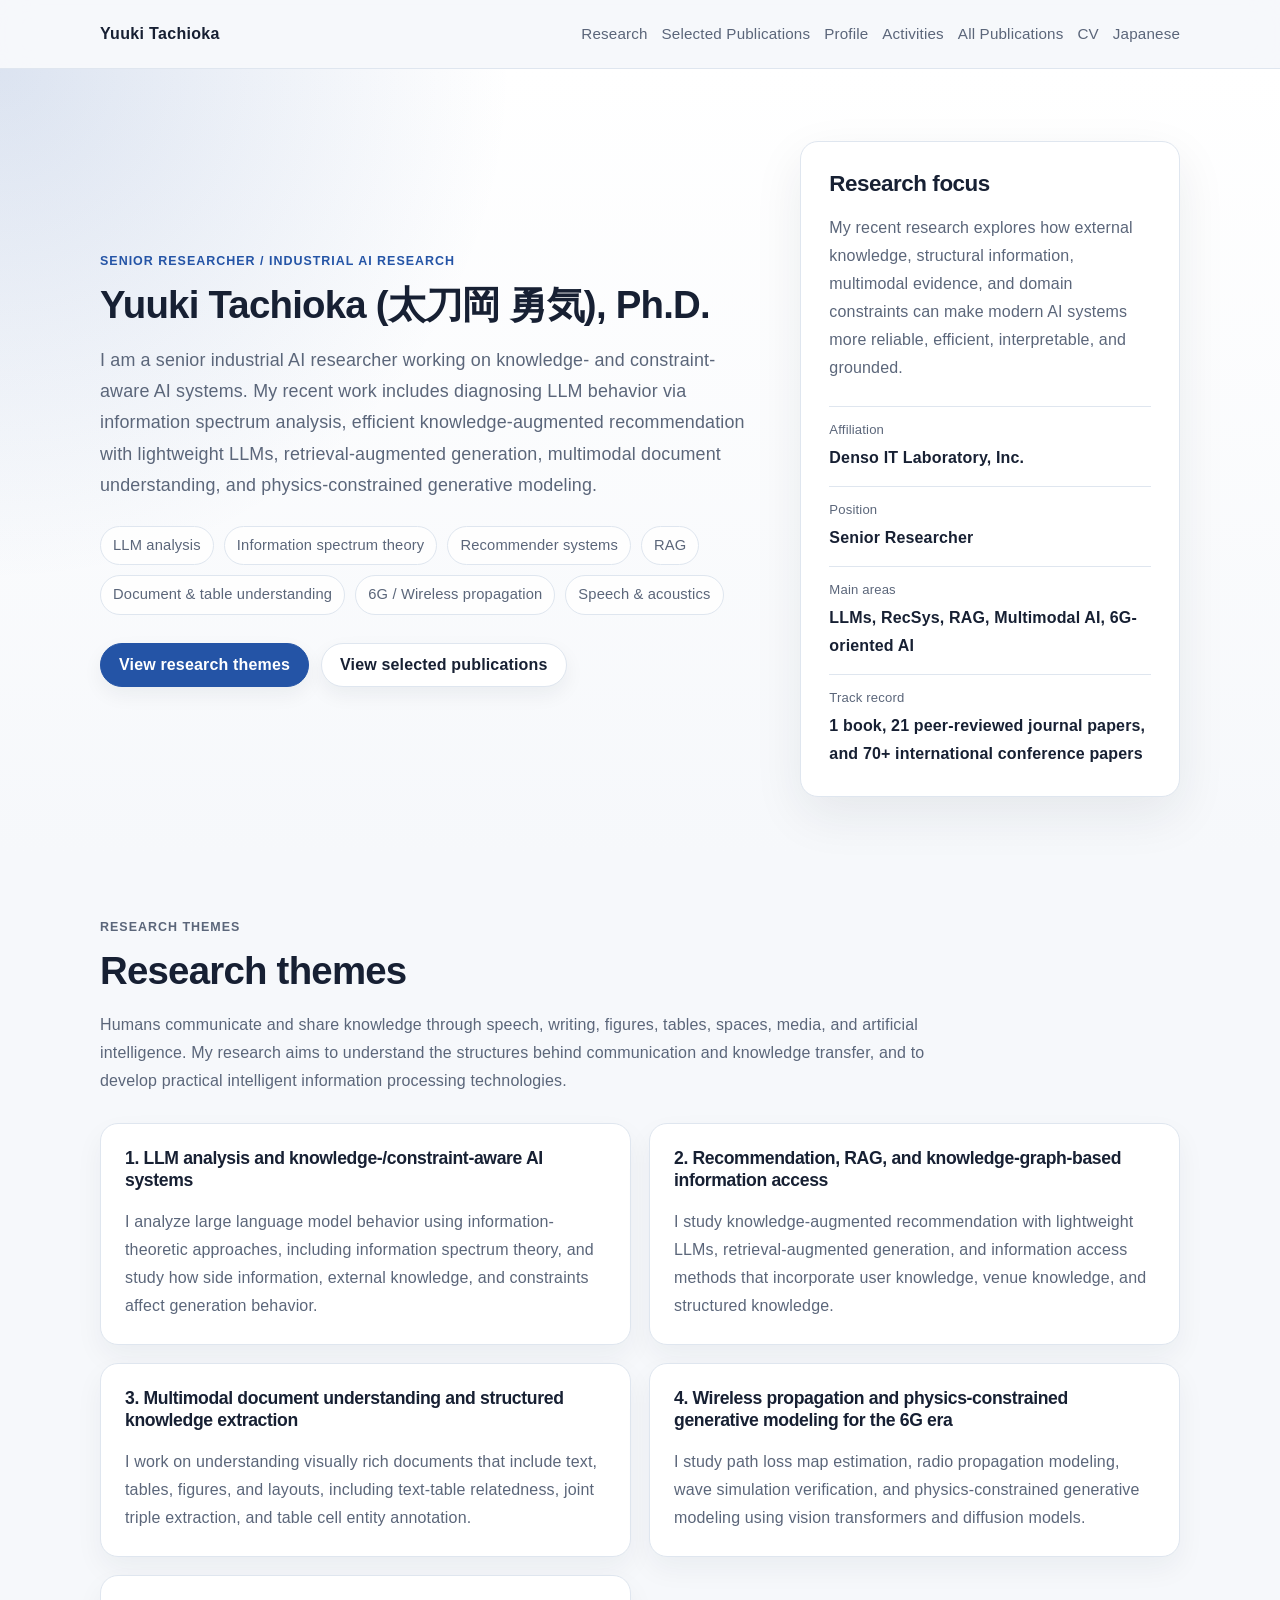
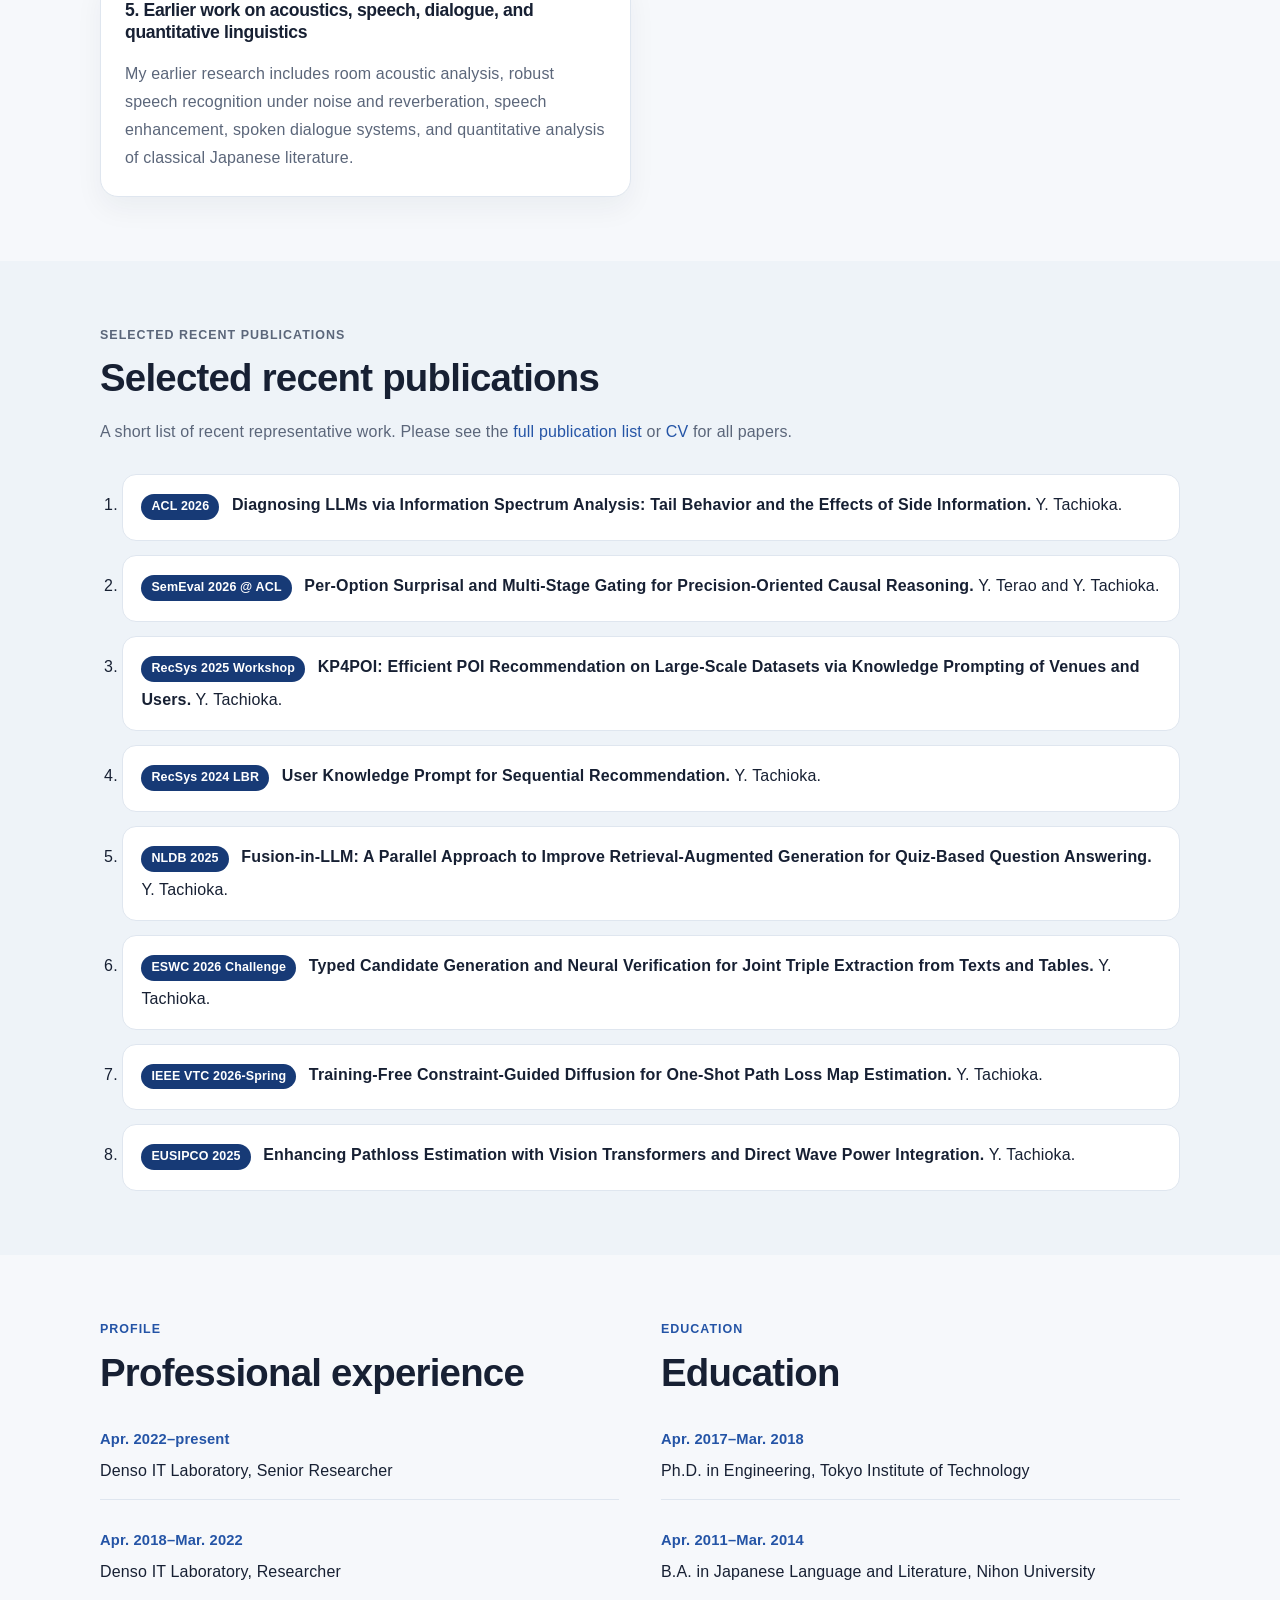
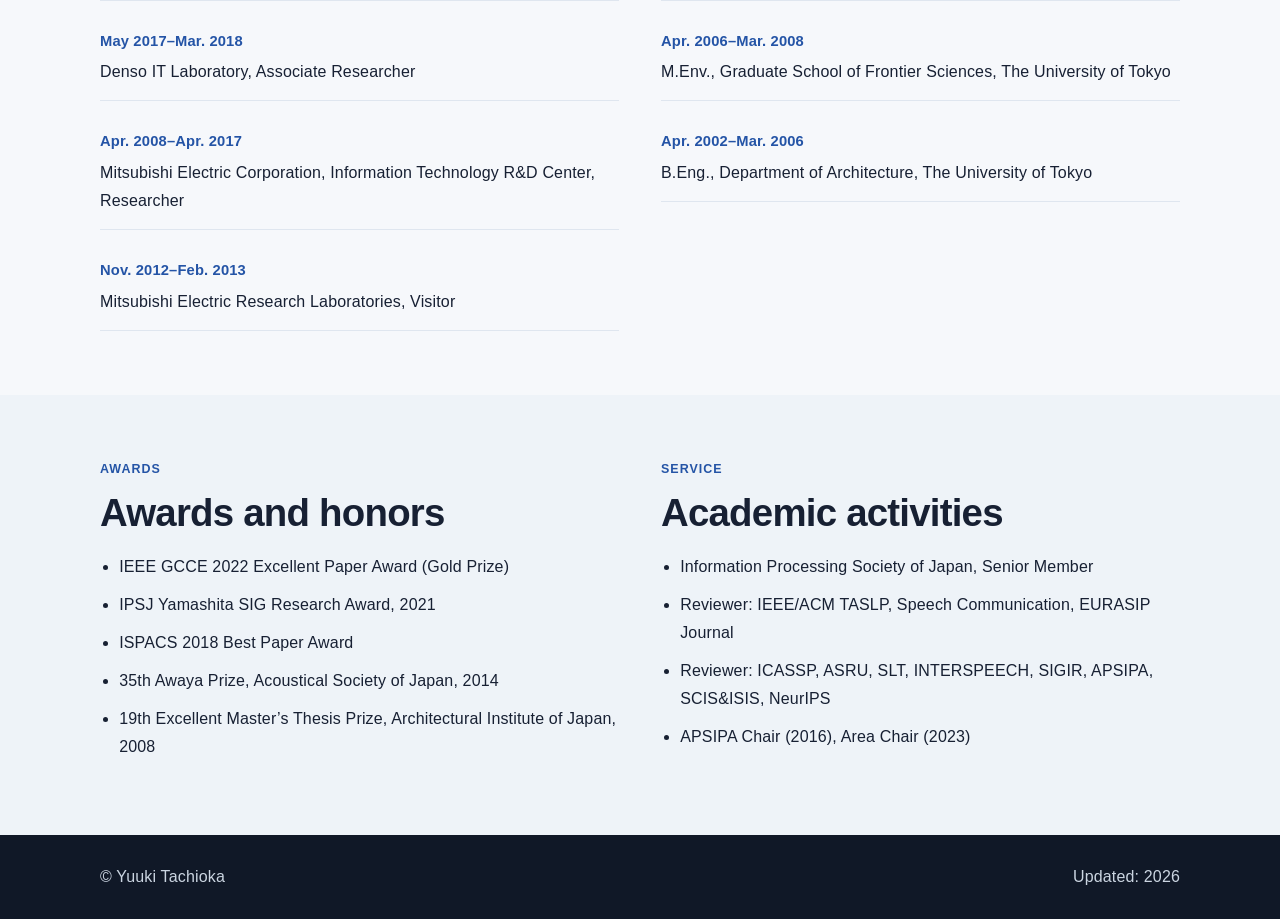
<file: index.html>
<!doctype html>
<html lang="en">
<head>
  <meta charset="utf-8">
  <meta name="viewport" content="width=device-width, initial-scale=1">
  <title>Yuuki Tachioka | Research Homepage</title>
  <meta name="description" content="Research homepage of Yuuki Tachioka. LLMs, information spectrum analysis, recommender systems, RAG, multimodal document understanding, physics-constrained AI, wireless propagation, speech and acoustics.">
  <link rel="canonical" href="https://ytachioka.github.io/index.html">
  <link rel="shortcut icon" href="icon/favicon.ico" >
  <link rel="icon" type="image/gif" href="icon/animated_favicon1.gif" >
  <link rel="stylesheet" href="yuuki_tachioka_modern.css">
  <link rel="alternate"
        hreflang="en"
        href="index.html">
  <link rel="alternate"
        hreflang="ja"
        href="index_jp.html">
  <link rel="alternate"
        hreflang="x-default"
        href="index.html">
</head>

<body>
  <header class="site-header">
    <div class="container header-inner">
      <a class="site-title" href="#top">Yuuki Tachioka</a>
      <nav class="nav" aria-label="Main navigation">
        <a href="#research">Research</a>
        <a href="#publications">Selected Publications</a>
        <a href="#profile">Profile</a>
        <a href="#activities">Activities</a>
        <a href="pub_en.html">All Publications</a>
        <a href="cv.pdf">CV</a>
        <a href="index_jp.html">Japanese</a>
      </nav>
    </div>
  </header>

  <main id="top">
    <section class="hero">
      <div class="container hero-grid">
        <div>
          <p class="eyebrow">Senior Researcher / Industrial AI Research</p>
          <h2>Yuuki Tachioka (太刀岡 勇気), Ph.D.</h2>
          <p class="lead">
I am a senior industrial AI researcher working on knowledge- and constraint-aware AI systems. My recent work includes diagnosing LLM behavior via information spectrum analysis, efficient knowledge-augmented recommendation with lightweight LLMs, retrieval-augmented generation, multimodal document understanding, and physics-constrained generative modeling.
          </p>
          <div class="tag-list" aria-label="research keywords">
            <span>LLM analysis</span>
            <span>Information spectrum theory</span>
            <span>Recommender systems</span>
            <span>RAG</span>
            <span>Document &amp; table understanding</span>
            <span>6G / Wireless propagation</span>
            <span>Speech &amp; acoustics</span>
          </div>
          <div class="hero-actions">
            <a class="button primary" href="#research">View research themes</a>
            <a class="button" href="#publications">View selected publications</a>
          </div>
        </div>
        <aside class="profile-card" aria-label="profile summary">
          <h2>Research focus</h2>
          <p>
            My recent research explores how external knowledge, structural information, multimodal evidence,
            and domain constraints can make modern AI systems more reliable, efficient, interpretable, and grounded.
          </p>
          <dl>
            <div><dt>Affiliation</dt><dd>Denso IT Laboratory, Inc.</dd></div>
            <div><dt>Position</dt><dd>Senior Researcher</dd></div>
            <div><dt>Main areas</dt><dd>LLMs, RecSys, RAG, Multimodal AI, 6G-oriented AI</dd></div>
            <div><dt>Track record</dt><dd>1 book, 21 peer-reviewed journal papers, and 70+ international conference papers</dd></div>
          </dl>
        </aside>
      </div>
    </section>

    <section id="research" class="section">
      <div class="container">
        <div class="section-heading">
          <p class="eyebrow">Research Themes</p>
          <h2>Research themes</h2>
          <p>
            Humans communicate and share knowledge through speech, writing, figures, tables, spaces, media,
            and artificial intelligence. My research aims to understand the structures behind communication
            and knowledge transfer, and to develop practical intelligent information processing technologies.
          </p>
        </div>

        <div class="cards">
          <article class="card">
            <h3>1. LLM analysis and knowledge-/constraint-aware AI systems</h3>
            <p>
              I analyze large language model behavior using information-theoretic approaches, including
              information spectrum theory, and study how side information, external knowledge, and constraints
              affect generation behavior.
            </p>
          </article>

          <article class="card">
            <h3>2. Recommendation, RAG, and knowledge-graph-based information access</h3>
            <p>
              I study knowledge-augmented recommendation with lightweight LLMs, retrieval-augmented generation,
              and information access methods that incorporate user knowledge, venue knowledge, and structured knowledge.
            </p>
          </article>

          <article class="card">
            <h3>3. Multimodal document understanding and structured knowledge extraction</h3>
            <p>
              I work on understanding visually rich documents that include text, tables, figures, and layouts,
              including text-table relatedness, joint triple extraction, and table cell entity annotation.
            </p>
          </article>

          <article class="card">
            <h3>4. Wireless propagation and physics-constrained generative modeling for the 6G era</h3>
            <p>
              I study path loss map estimation, radio propagation modeling, wave simulation verification,
              and physics-constrained generative modeling using vision transformers and diffusion models.
            </p>
          </article>

          <article class="card">
            <h3>5. Earlier work on acoustics, speech, dialogue, and quantitative linguistics</h3>
            <p>
              My earlier research includes room acoustic analysis, robust speech recognition under noise and reverberation,
              speech enhancement, spoken dialogue systems, and quantitative analysis of classical Japanese literature.
            </p>
          </article>
        </div>
      </div>
    </section>

    <section id="publications" class="section alt">
      <div class="container">
        <div class="section-heading">
          <p class="eyebrow">Selected Recent Publications</p>
          <h2>Selected recent publications</h2>
          <p>
            A short list of recent representative work. Please see the <a href="pub_en.html"> full publication list </a> or <a href="cv.pdf"> CV </a> for all papers.
          </p>
        </div>

        <ol class="pub-list">
          <li>
            <span class="venue">ACL 2026</span>
            <strong>Diagnosing LLMs via Information Spectrum Analysis: Tail Behavior and the Effects of Side Information.</strong>
            Y. Tachioka.
          </li>
          <li>
            <span class="venue">SemEval 2026 @ ACL</span>
            <strong>Per-Option Surprisal and Multi-Stage Gating for Precision-Oriented Causal Reasoning.</strong>
            Y. Terao and Y. Tachioka.
          </li>
          <li>
            <span class="venue">RecSys 2025 Workshop</span>
            <strong>KP4POI: Efficient POI Recommendation on Large-Scale Datasets via Knowledge Prompting of Venues and Users.</strong>
            Y. Tachioka.
          </li>
          <li>
            <span class="venue">RecSys 2024 LBR</span>
            <strong>User Knowledge Prompt for Sequential Recommendation.</strong>
            Y. Tachioka.
          </li>
          <li>
            <span class="venue">NLDB 2025</span>
            <strong>Fusion-in-LLM: A Parallel Approach to Improve Retrieval-Augmented Generation for Quiz-Based Question Answering.</strong>
            Y. Tachioka.
          </li>
          <li>
            <span class="venue">ESWC 2026 Challenge</span>
            <strong>Typed Candidate Generation and Neural Verification for Joint Triple Extraction from Texts and Tables.</strong>
            Y. Tachioka.
          </li>
          <li>
            <span class="venue">IEEE VTC 2026-Spring</span>
            <strong>Training-Free Constraint-Guided Diffusion for One-Shot Path Loss Map Estimation.</strong>
            Y. Tachioka.
          </li>
          <li>
            <span class="venue">EUSIPCO 2025</span>
            <strong>Enhancing Pathloss Estimation with Vision Transformers and Direct Wave Power Integration.</strong>
            Y. Tachioka.
          </li>
        </ol>
      </div>
    </section>

    <section id="profile" class="section">
      <div class="container two-column">
        <div>
          <p class="eyebrow">Profile</p>
          <h2>Professional experience</h2>
          <div class="timeline">
            <div>
              <span>Apr. 2022–present</span>
              <p>Denso IT Laboratory, Senior Researcher</p>
            </div>
            <div>
              <span>Apr. 2018–Mar. 2022</span>
              <p>Denso IT Laboratory, Researcher</p>
            </div>
            <div>
              <span>May 2017–Mar. 2018</span>
              <p>Denso IT Laboratory, Associate Researcher</p>
            </div>
            <div>
              <span>Apr. 2008–Apr. 2017</span>
              <p>Mitsubishi Electric Corporation, Information Technology R&amp;D Center, Researcher</p>
            </div>
            <div>
              <span>Nov. 2012–Feb. 2013</span>
              <p>Mitsubishi Electric Research Laboratories, Visitor</p>
            </div>
          </div>
        </div>

        <div>
          <p class="eyebrow">Education</p>
          <h2>Education</h2>
          <div class="timeline">
            <div>
              <span>Apr. 2017–Mar. 2018</span>
              <p>Ph.D. in Engineering, Tokyo Institute of Technology</p>
            </div>
            <div>
              <span>Apr. 2011–Mar. 2014</span>
              <p>B.A. in Japanese Language and Literature, Nihon University</p>
            </div>
            <div>
              <span>Apr. 2006–Mar. 2008</span>
              <p>M.Env., Graduate School of Frontier Sciences, The University of Tokyo</p>
            </div>
            <div>
              <span>Apr. 2002–Mar. 2006</span>
              <p>B.Eng., Department of Architecture, The University of Tokyo</p>
            </div>
          </div>
        </div>
      </div>
    </section>

    <section id="activities" class="section alt">
      <div class="container two-column">
        <div>
          <p class="eyebrow">Awards</p>
          <h2>Awards and honors</h2>
          <ul class="compact-list">
            <li>IEEE GCCE 2022 Excellent Paper Award (Gold Prize)</li>
            <li>IPSJ Yamashita SIG Research Award, 2021</li>
            <li>ISPACS 2018 Best Paper Award</li>
            <li>35th Awaya Prize, Acoustical Society of Japan, 2014</li>
            <li>19th Excellent Master’s Thesis Prize, Architectural Institute of Japan, 2008</li>
          </ul>
        </div>
        <div>
          <p class="eyebrow">Service</p>
          <h2>Academic activities</h2>
          <ul class="compact-list">
            <li>Information Processing Society of Japan, Senior Member</li>
            <li>Reviewer: IEEE/ACM TASLP, Speech Communication, EURASIP Journal</li>
            <li>Reviewer: ICASSP, ASRU, SLT, INTERSPEECH, SIGIR, APSIPA, SCIS&amp;ISIS, NeurIPS</li>
            <li>APSIPA Chair (2016), Area Chair (2023)</li>
          </ul>
        </div>
      </div>
    </section>
  </main>

  <footer class="footer">
    <div class="container footer-inner">
      <p>© Yuuki Tachioka</p>
      <p>Updated: 2026</p>
    </div>
  </footer>
</body>
</html>
</file>
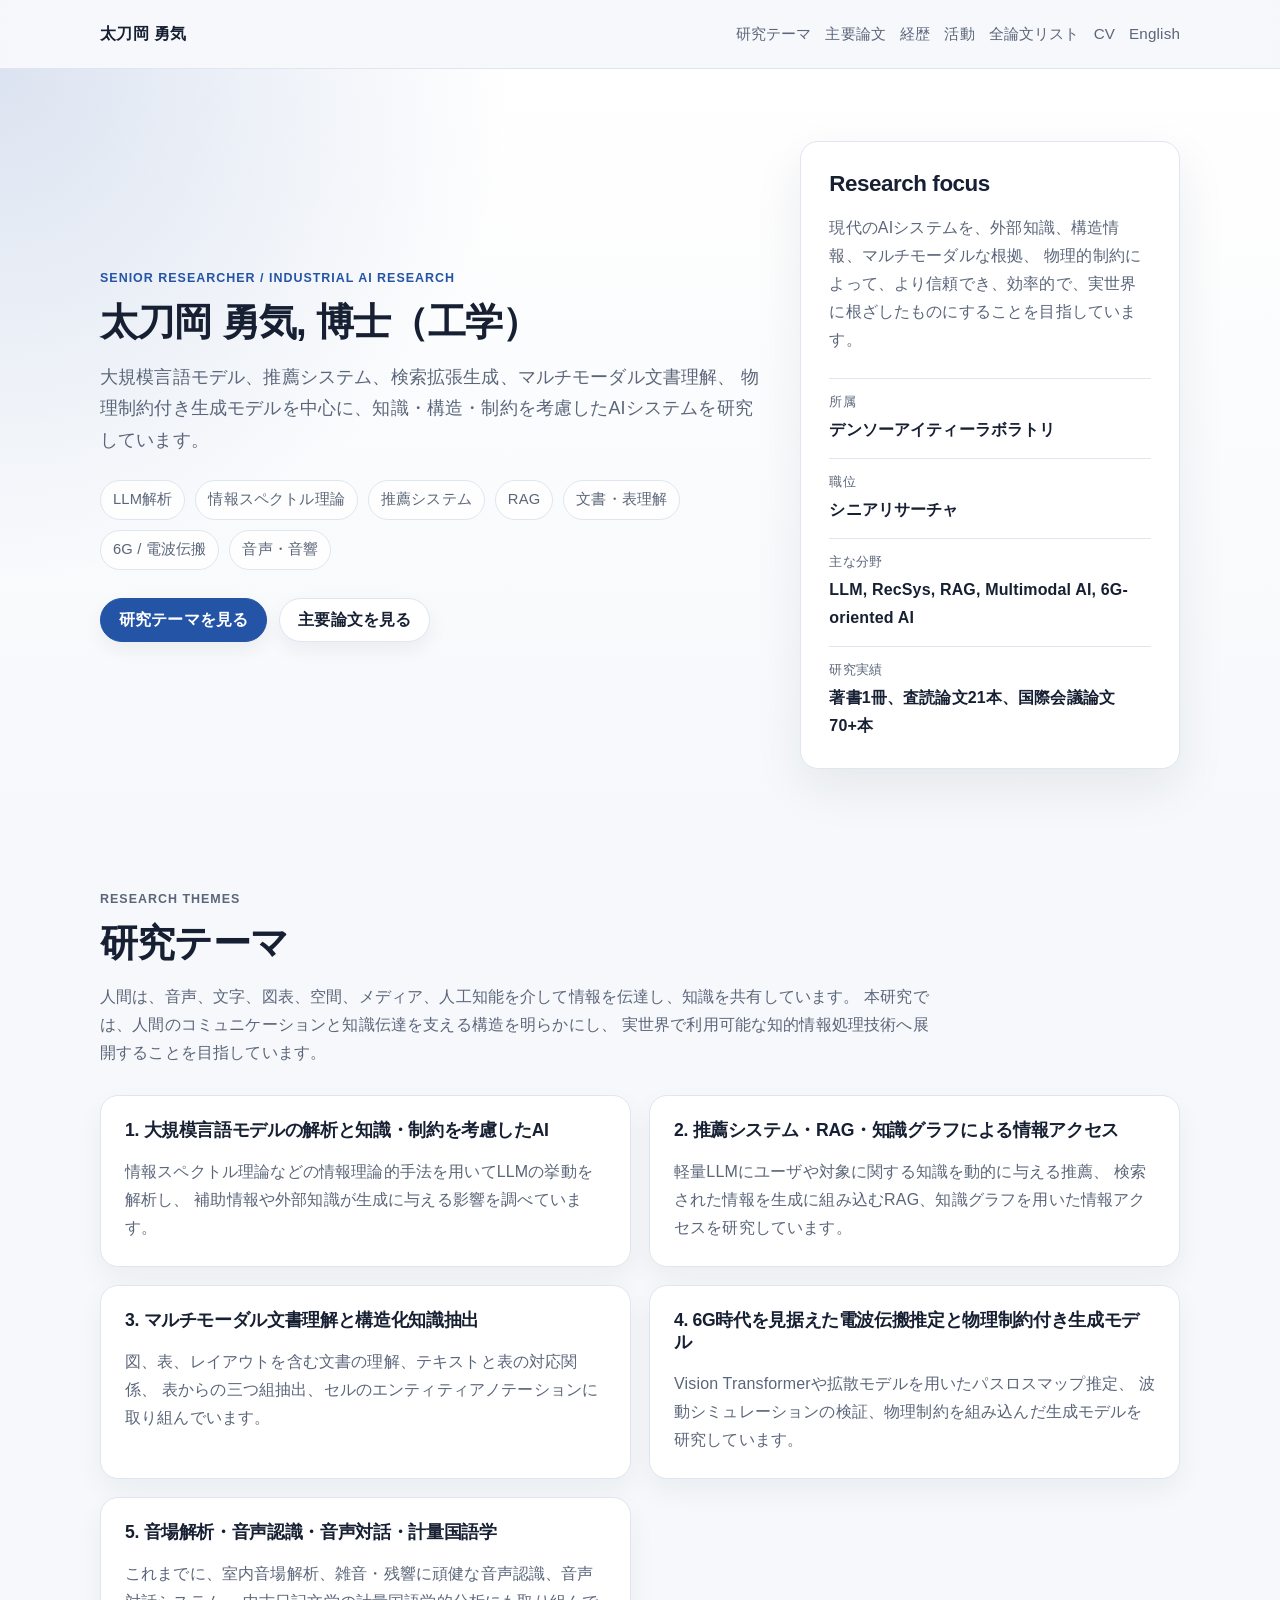
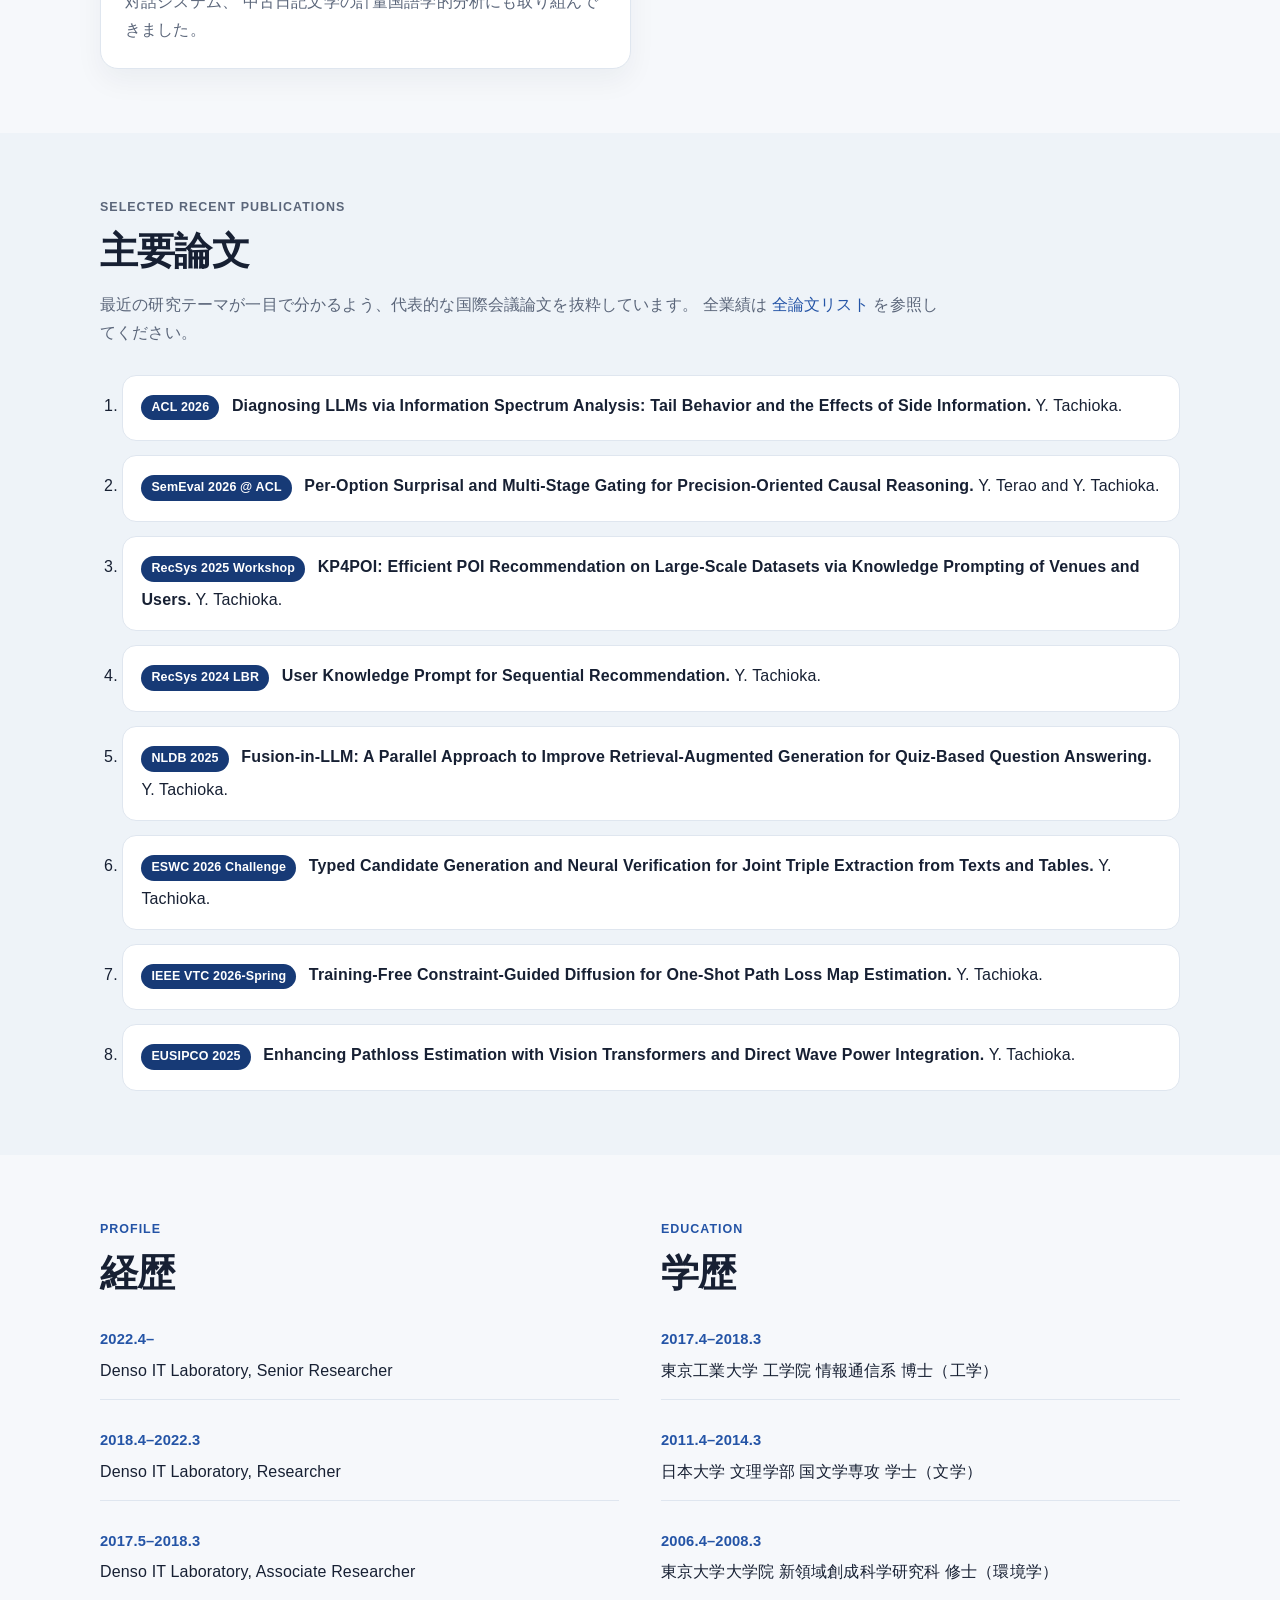
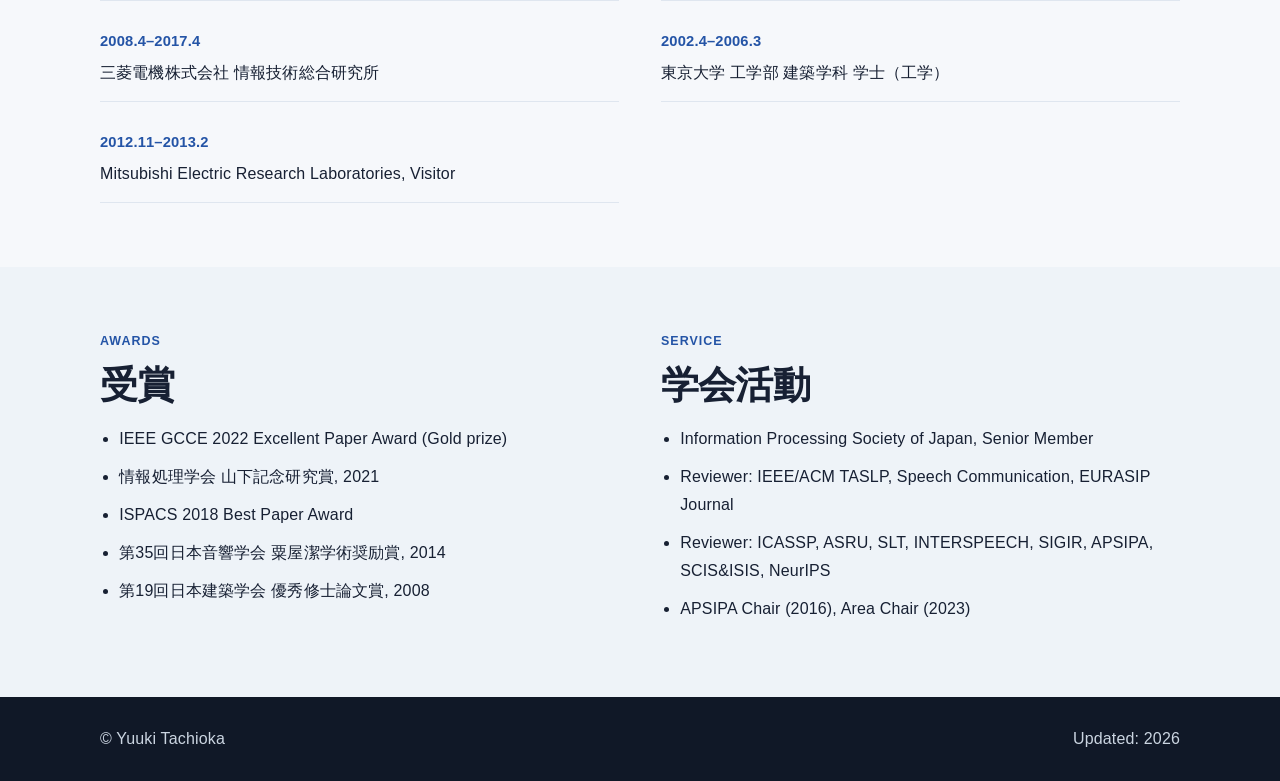
<file: index_jp.html>
<!doctype html>
<html lang="ja">
<head>
  <meta charset="utf-8">
  <meta name="viewport" content="width=device-width, initial-scale=1">
  <title>太刀岡 勇気 (Yuuki Tachioka) | 研究ホームページ</title>
  <meta name="description" content="太刀岡勇気の研究ホームページ。大規模言語モデル、推薦、RAG、マルチモーダル文書理解、物理制約付きAI、音声・音響に関する研究。">
  <link rel="canonical" href="https://ytachioka.github.io/index_jp.html">
  <link rel="shortcut icon" href="icon/favicon.ico" >
  <link rel="icon" type="image/gif" href="icon/animated_favicon1.gif" >
  <link rel="stylesheet" href="yuuki_tachioka_modern.css">
  <link rel="alternate"
        hreflang="en"
        href="index.html">
  <link rel="alternate"
        hreflang="ja"
        href="index_jp.html">
  <link rel="alternate"
        hreflang="x-default"
        href="index.html">
</head>

<body>
  <header class="site-header">
    <div class="container header-inner">
      <a class="site-title" href="#top">太刀岡 勇気</a>
      <nav class="nav" aria-label="Main navigation">
        <a href="#research">研究テーマ</a>
        <a href="#publications">主要論文</a>
        <a href="#profile">経歴</a>
        <a href="#activities">活動</a>
        <a href="pub_jp.html">全論文リスト</a>
        <a href="cv.pdf">CV</a>
        <a href="index.html">English</a>
      </nav>
    </div>
  </header>

  <main id="top">
    <section class="hero">
      <div class="container hero-grid">
        <div>
          <p class="eyebrow">Senior Researcher / Industrial AI Research</p>
          <h2>太刀岡 勇気, 博士（工学）</h2>
          <p class="lead">
            大規模言語モデル、推薦システム、検索拡張生成、マルチモーダル文書理解、
            物理制約付き生成モデルを中心に、知識・構造・制約を考慮したAIシステムを研究しています。
          </p>
          <div class="tag-list" aria-label="research keywords">
            <span>LLM解析</span>
            <span>情報スペクトル理論</span>
            <span>推薦システム</span>
            <span>RAG</span>
            <span>文書・表理解</span>
            <span>6G / 電波伝搬</span>
            <span>音声・音響</span>
          </div>
          <div class="hero-actions">
            <a class="button primary" href="#research">研究テーマを見る</a>
            <a class="button" href="#publications">主要論文を見る</a>
          </div>
        </div>
        <aside class="profile-card" aria-label="profile summary">
          <h2>Research focus</h2>
          <p>
            現代のAIシステムを、外部知識、構造情報、マルチモーダルな根拠、
            物理的制約によって、より信頼でき、効率的で、実世界に根ざしたものにすることを目指しています。
          </p>
          <dl>
            <div><dt>所属</dt><dd>デンソーアイティーラボラトリ</dd></div>
            <div><dt>職位</dt><dd>シニアリサーチャ</dd></div>
            <div><dt>主な分野</dt><dd>LLM, RecSys, RAG, Multimodal AI, 6G-oriented AI</dd></div>
            <div><dt>研究実績</dt><dd>著書1冊、査読論文21本、国際会議論文70+本</dd></div>
          </dl>
        </aside>
      </div>
    </section>

    <section id="research" class="section">
      <div class="container">
        <div class="section-heading">
          <p class="eyebrow">Research Themes</p>
          <h2>研究テーマ</h2>
          <p>
            人間は、音声、文字、図表、空間、メディア、人工知能を介して情報を伝達し、知識を共有しています。
            本研究では、人間のコミュニケーションと知識伝達を支える構造を明らかにし、
            実世界で利用可能な知的情報処理技術へ展開することを目指しています。
          </p>
        </div>

        <div class="cards">
          <article class="card">
            <h3>1. 大規模言語モデルの解析と知識・制約を考慮したAI</h3>
            <p>
              情報スペクトル理論などの情報理論的手法を用いてLLMの挙動を解析し、
              補助情報や外部知識が生成に与える影響を調べています。
            </p>
          </article>

          <article class="card">
            <h3>2. 推薦システム・RAG・知識グラフによる情報アクセス</h3>
            <p>
              軽量LLMにユーザや対象に関する知識を動的に与える推薦、
              検索された情報を生成に組み込むRAG、知識グラフを用いた情報アクセスを研究しています。
            </p>
          </article>

          <article class="card">
            <h3>3. マルチモーダル文書理解と構造化知識抽出</h3>
            <p>
              図、表、レイアウトを含む文書の理解、テキストと表の対応関係、
              表からの三つ組抽出、セルのエンティティアノテーションに取り組んでいます。
            </p>
          </article>

          <article class="card">
            <h3>4. 6G時代を見据えた電波伝搬推定と物理制約付き生成モデル</h3>
            <p>
              Vision Transformerや拡散モデルを用いたパスロスマップ推定、
              波動シミュレーションの検証、物理制約を組み込んだ生成モデルを研究しています。
            </p>
          </article>

          <article class="card">
            <h3>5. 音場解析・音声認識・音声対話・計量国語学</h3>
            <p>
              これまでに、室内音場解析、雑音・残響に頑健な音声認識、音声対話システム、
              中古日記文学の計量国語学的分析にも取り組んできました。
            </p>
          </article>
        </div>
      </div>
    </section>

    <section id="publications" class="section alt">
      <div class="container">
        <div class="section-heading">
          <p class="eyebrow">Selected Recent Publications</p>
          <h2>主要論文</h2>
          <p>
            最近の研究テーマが一目で分かるよう、代表的な国際会議論文を抜粋しています。
            全業績は <A href="pub_jp.html">全論文リスト</A> を参照してください。
          </p>
        </div>

        <ol class="pub-list">
          <li>
            <span class="venue">ACL 2026</span>
            <strong>Diagnosing LLMs via Information Spectrum Analysis: Tail Behavior and the Effects of Side Information.</strong>
            Y. Tachioka.
          </li>
          <li>
            <span class="venue">SemEval 2026 @ ACL</span>
            <strong>Per-Option Surprisal and Multi-Stage Gating for Precision-Oriented Causal Reasoning.</strong>
            Y. Terao and Y. Tachioka.
          </li>
          <li>
            <span class="venue">RecSys 2025 Workshop</span>
            <strong>KP4POI: Efficient POI Recommendation on Large-Scale Datasets via Knowledge Prompting of Venues and Users.</strong>
            Y. Tachioka.
          </li>
          <li>
            <span class="venue">RecSys 2024 LBR</span>
            <strong>User Knowledge Prompt for Sequential Recommendation.</strong>
            Y. Tachioka.
          </li>
          <li>
            <span class="venue">NLDB 2025</span>
            <strong>Fusion-in-LLM: A Parallel Approach to Improve Retrieval-Augmented Generation for Quiz-Based Question Answering.</strong>
            Y. Tachioka.
          </li>
          <li>
            <span class="venue">ESWC 2026 Challenge</span>
            <strong>Typed Candidate Generation and Neural Verification for Joint Triple Extraction from Texts and Tables.</strong>
            Y. Tachioka.
          </li>
          <li>
            <span class="venue">IEEE VTC 2026-Spring</span>
            <strong>Training-Free Constraint-Guided Diffusion for One-Shot Path Loss Map Estimation.</strong>
            Y. Tachioka.
          </li>
          <li>
            <span class="venue">EUSIPCO 2025</span>
            <strong>Enhancing Pathloss Estimation with Vision Transformers and Direct Wave Power Integration.</strong>
            Y. Tachioka.
          </li>
        </ol>
      </div>
    </section>

    <section id="profile" class="section">
      <div class="container two-column">
        <div>
          <p class="eyebrow">Profile</p>
          <h2>経歴</h2>
          <div class="timeline">
            <div>
              <span>2022.4–</span>
              <p>Denso IT Laboratory, Senior Researcher</p>
            </div>
            <div>
              <span>2018.4–2022.3</span>
              <p>Denso IT Laboratory, Researcher</p>
            </div>
            <div>
              <span>2017.5–2018.3</span>
              <p>Denso IT Laboratory, Associate Researcher</p>
            </div>
            <div>
              <span>2008.4–2017.4</span>
              <p>三菱電機株式会社 情報技術総合研究所</p>
            </div>
            <div>
              <span>2012.11–2013.2</span>
              <p>Mitsubishi Electric Research Laboratories, Visitor</p>
            </div>
          </div>
        </div>

        <div>
          <p class="eyebrow">Education</p>
          <h2>学歴</h2>
          <div class="timeline">
            <div>
              <span>2017.4–2018.3</span>
              <p>東京工業大学 工学院 情報通信系 博士（工学）</p>
            </div>
            <div>
              <span>2011.4–2014.3</span>
              <p>日本大学 文理学部 国文学専攻 学士（文学）</p>
            </div>
            <div>
              <span>2006.4–2008.3</span>
              <p>東京大学大学院 新領域創成科学研究科 修士（環境学）</p>
            </div>
            <div>
              <span>2002.4–2006.3</span>
              <p>東京大学 工学部 建築学科 学士（工学）</p>
            </div>
          </div>
        </div>
      </div>
    </section>

    <section id="activities" class="section alt">
      <div class="container two-column">
        <div>
          <p class="eyebrow">Awards</p>
          <h2>受賞</h2>
          <ul class="compact-list">
            <li>IEEE GCCE 2022 Excellent Paper Award (Gold prize)</li>
            <li>情報処理学会 山下記念研究賞, 2021</li>
            <li>ISPACS 2018 Best Paper Award</li>
            <li>第35回日本音響学会 粟屋潔学術奨励賞, 2014</li>
            <li>第19回日本建築学会 優秀修士論文賞, 2008</li>
          </ul>
        </div>
        <div>
          <p class="eyebrow">Service</p>
          <h2>学会活動</h2>
          <ul class="compact-list">
            <li>Information Processing Society of Japan, Senior Member</li>
            <li>Reviewer: IEEE/ACM TASLP, Speech Communication, EURASIP Journal</li>
            <li>Reviewer: ICASSP, ASRU, SLT, INTERSPEECH, SIGIR, APSIPA, SCIS&amp;ISIS, NeurIPS</li>
            <li>APSIPA Chair (2016), Area Chair (2023)</li>
          </ul>
        </div>
      </div>
    </section>
  </main>

  <footer class="footer">
    <div class="container footer-inner">
      <p>© Yuuki Tachioka</p>
      <p>Updated: 2026</p>
    </div>
  </footer>
</body>
</html>
</file>
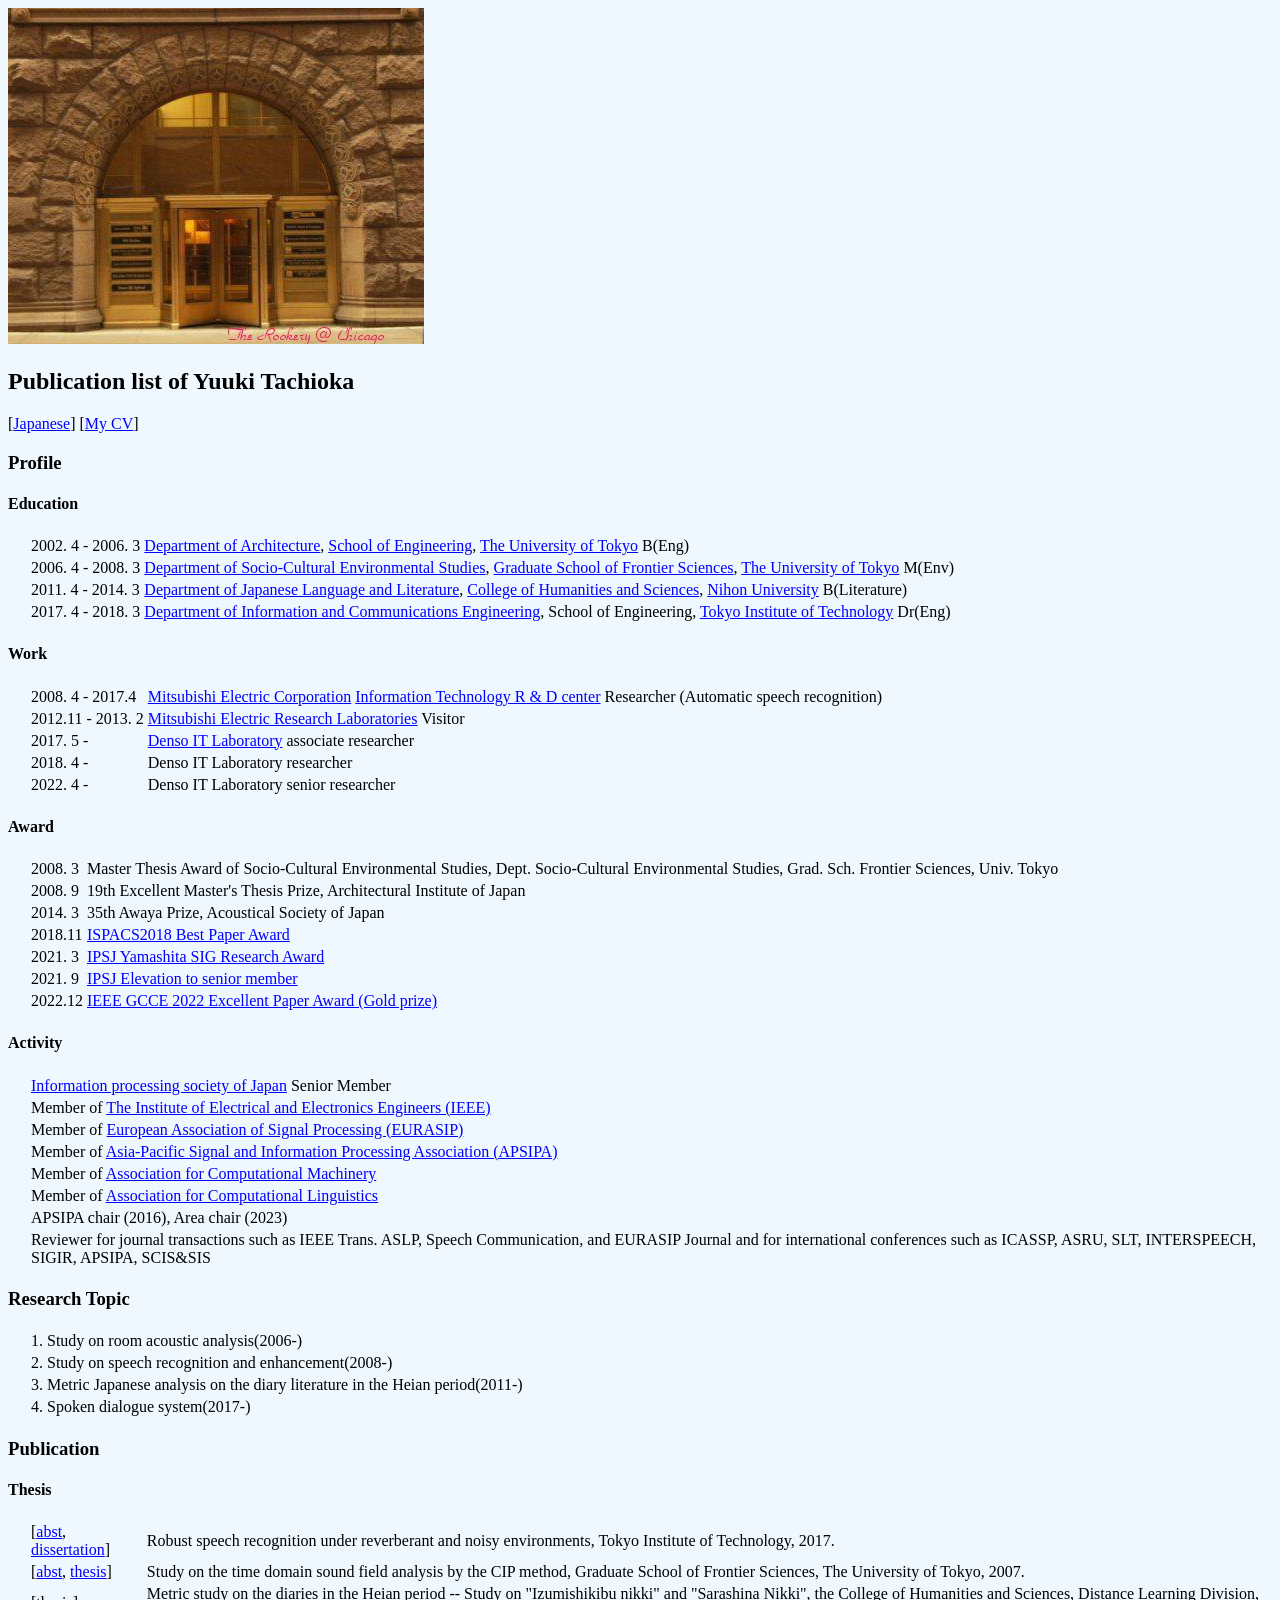
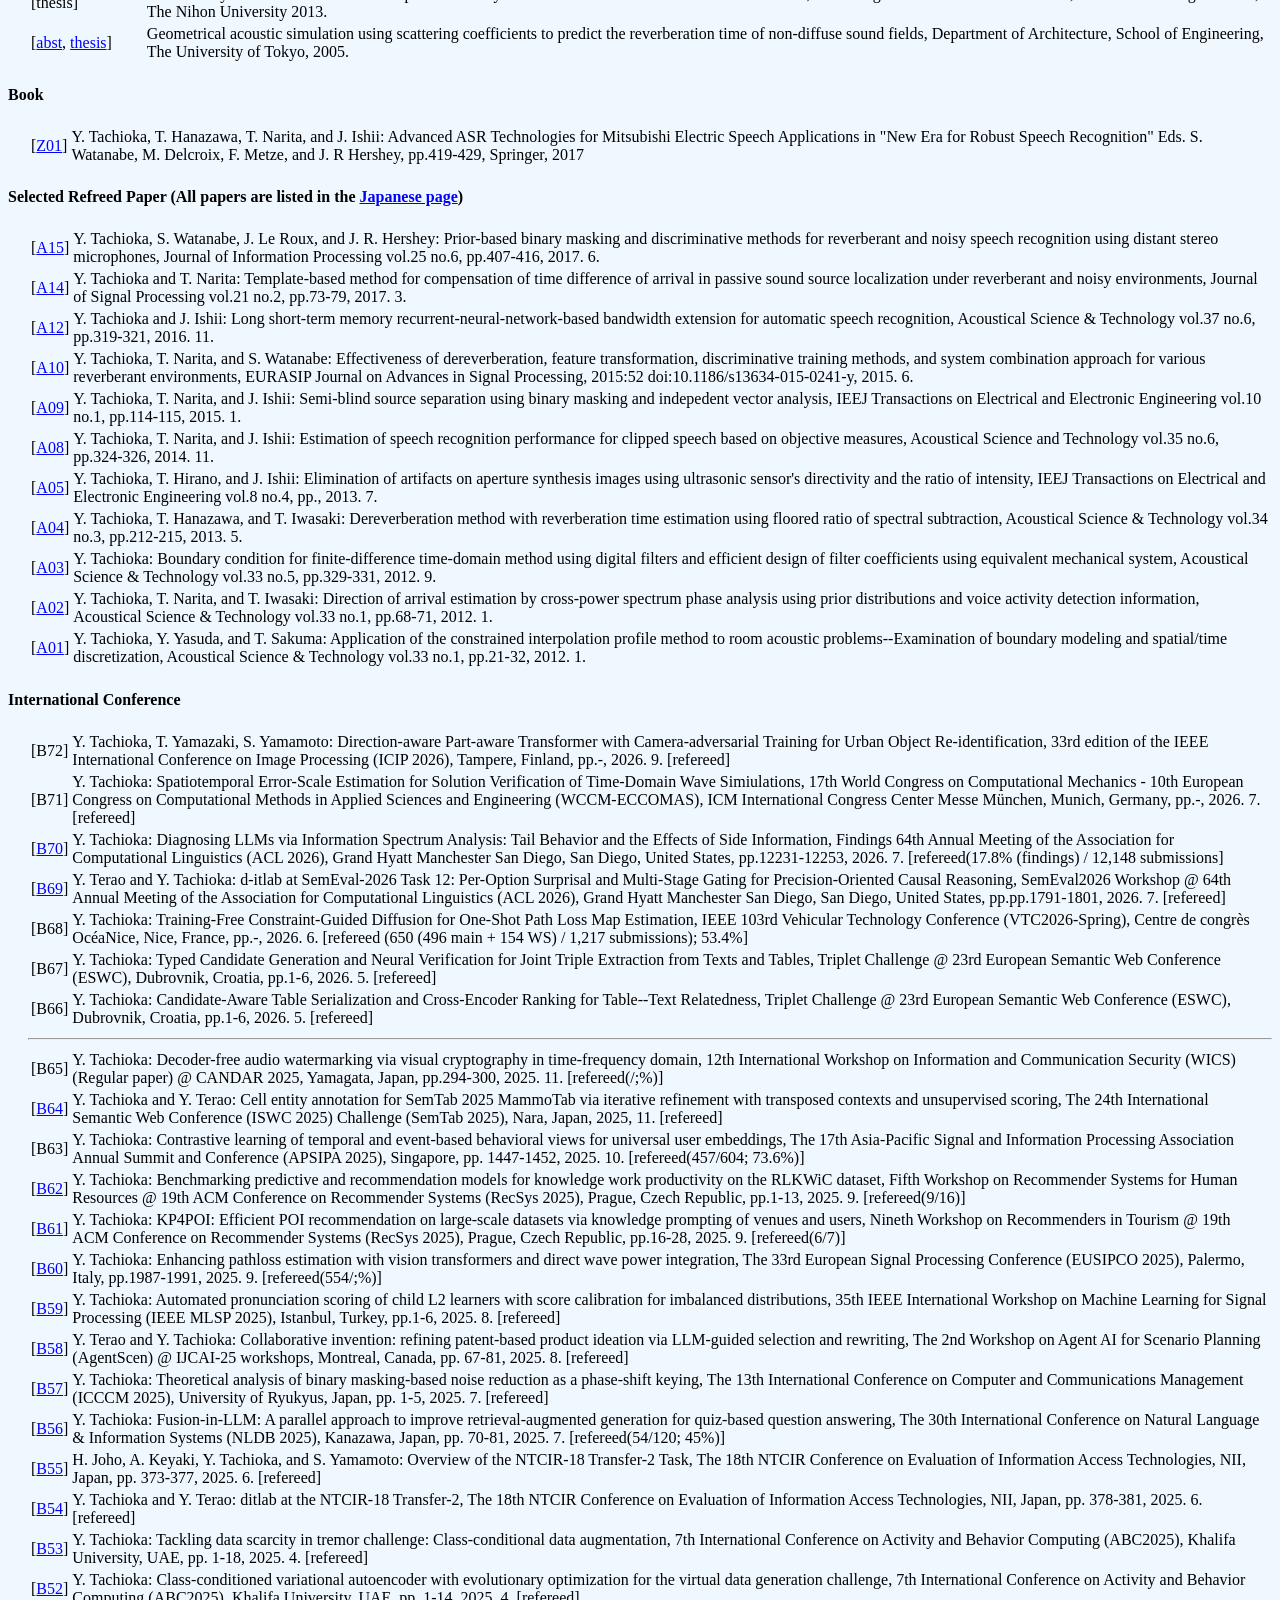
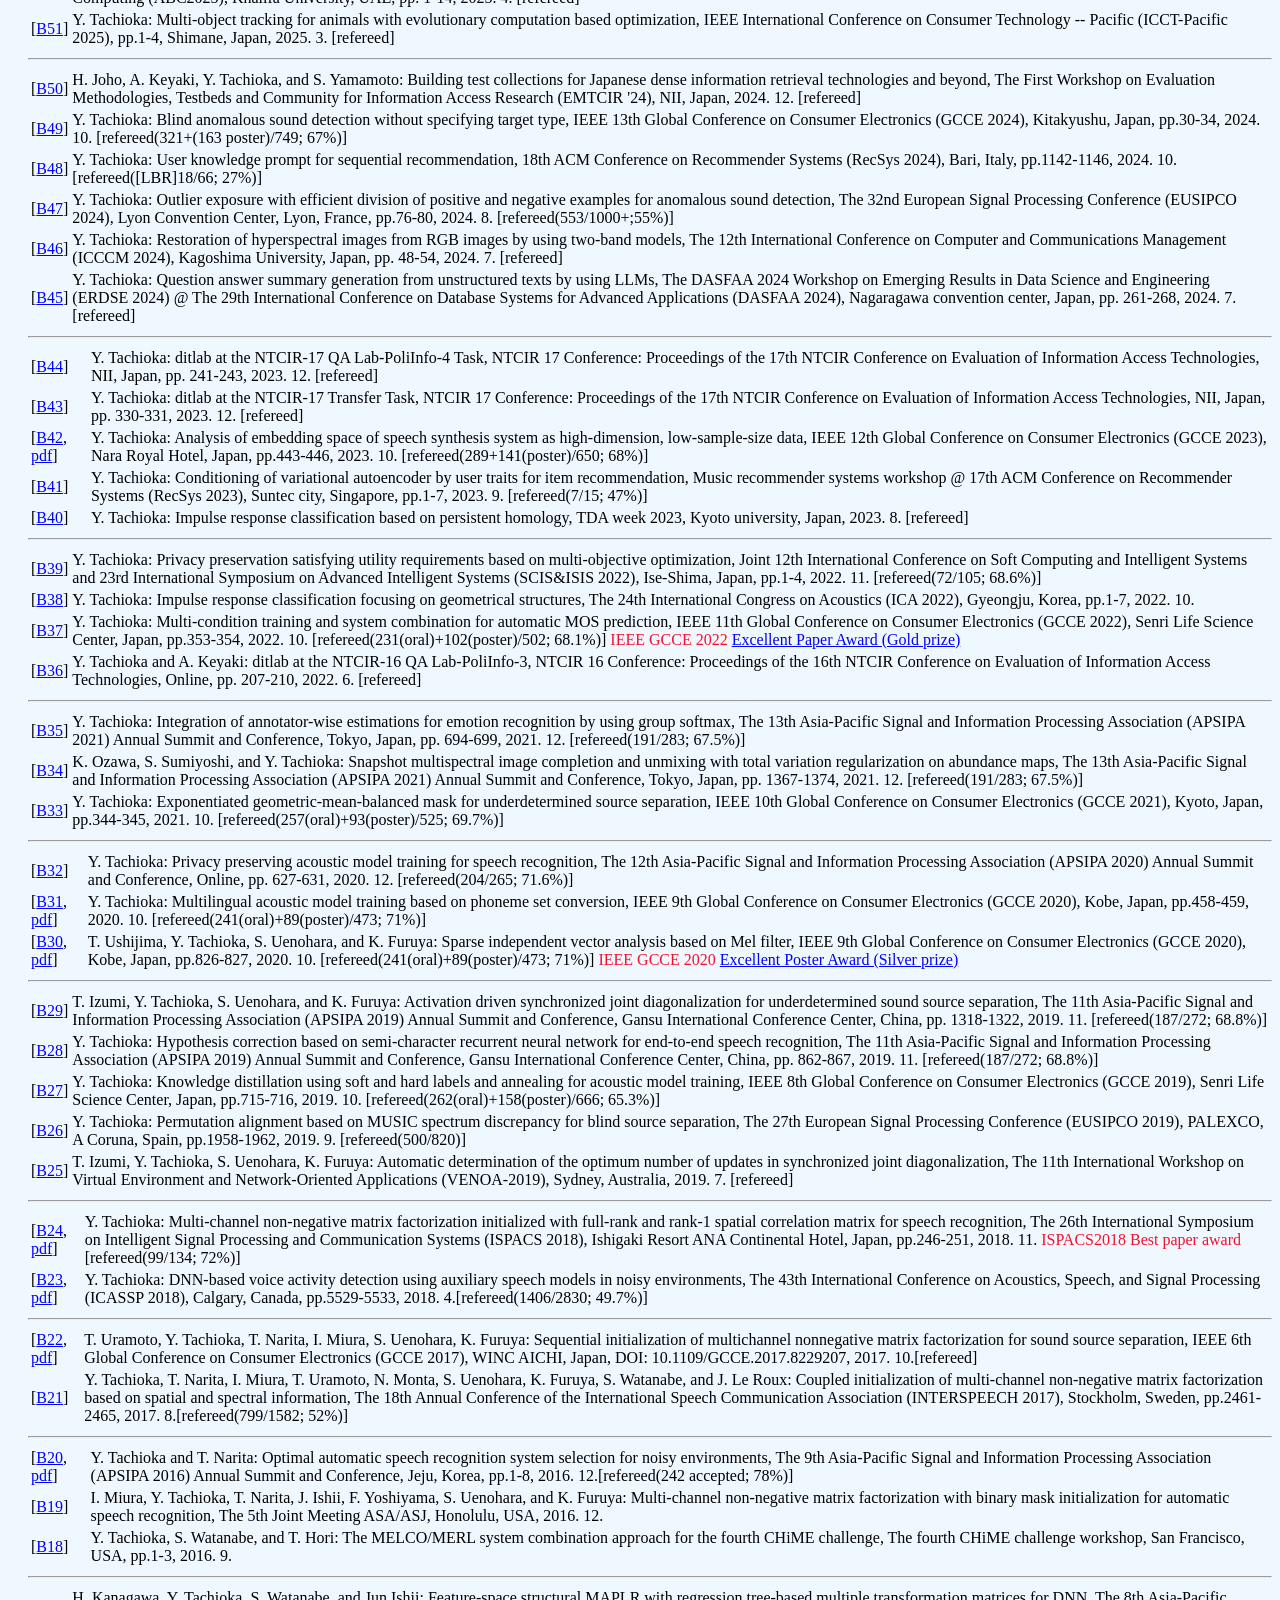
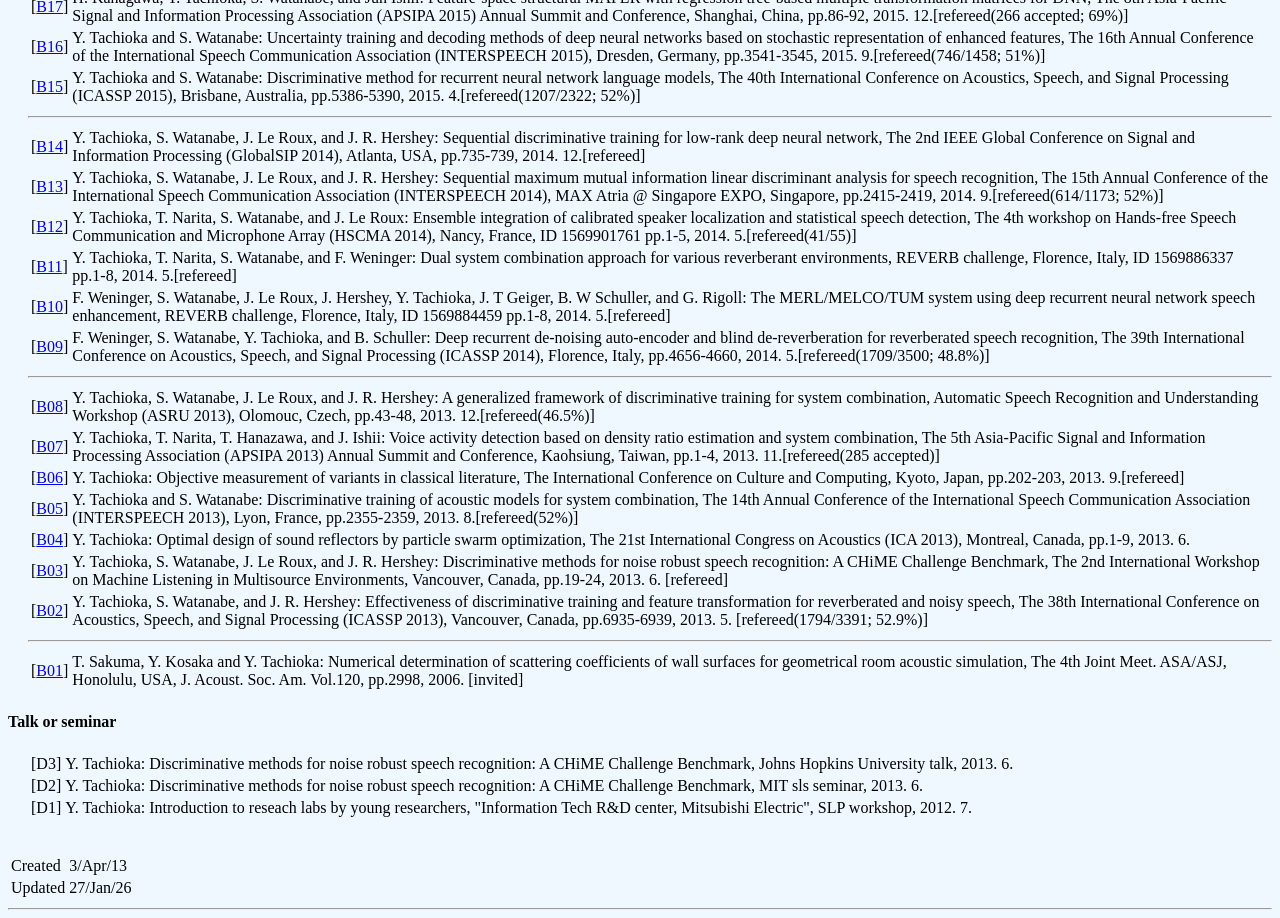
<file: pub_en.html>
<!DOCTYPE HTML>

<HTML lang="en">

<HEAD> 
   <TITLE>All publication list of Yuuki Tachioka</TITLE>
   <meta http-equiv="Content-Type" content="text/html; charset=UTF-8">
   <meta http-equiv="content-style-type" content="text/css">
   <link rel="shortcut icon" href="icon/favicon.ico" >
   <link rel="icon" type="image/gif" href="icon/animated_favicon1.gif" >
   <link rel="stylesheet"href="hp.css">

   <meta name="viewport" content="width=device-width,initial-scale=1.0,minimum-scale=1.0,user-scalable=yes">
</HEAD>

<BODY bgcolor="#f0f8ff" text="#000000" link="#0000ff" vlink="#800080" alink="#ff0000"> 

<IMG SRC="entrance.JPG" border=0 alt="entrance" usemap="#door">
<MAP NAME="door">
    <AREA SHAPE="rect" COORDS="160,200,260,320" HREF="http://www.cityofchicago.org/city/en.html" ALT="door">
</MAP>

<br>

<p>
    <H2>Publication list of Yuuki Tachioka</H2>
    [<A HREF="pub_jp.html">Japanese</A>]
    [<A HREF="cv.pdf">My CV</A>]
</p>

<H3>Profile</H3>

<H4>Education</H4>
<table class="l_margin">
    <tr><td>
    2002. 4 - 2006. 3</td><td><A HREF="http://www.arch.t.u-tokyo.ac.jp/index_e.html">Department of Architecture</A>, <A HREF="http://www.t.u-tokyo.ac.jp/etpage/index.html">School of Engineering</A>, <A HREF="http://www.u-tokyo.ac.jp/en/">The University of Tokyo</A> B(Eng)
    </td></tr>
    <tr><td>
    2006. 4 - 2008. 3</td><td><A HREF="http://sbk.k.u-tokyo.ac.jp/index_e.html">Department of Socio-Cultural Environmental Studies</A>, <A HREF="http://www.k.u-tokyo.ac.jp/index.html.en">Graduate School of Frontier Sciences</A>, <A HREF="http://www.u-tokyo.ac.jp/en/">The University of Tokyo</A> M(Env)
    </td></tr>
    <tr><td>
    2011. 4 - 2014. 3</td><td><A HREF="http://www.chs.nihon-u.ac.jp/jp_dpt/site/english.html">Department of Japanese Language and Literature</A>, <A HREF="http://www.chs.nihon-u.ac.jp/english/">College of Humanities and Sciences</A>, <A HREF="http://www.nihon-u.ac.jp/en/">Nihon University</A> B(Literature)
    </td></tr>
    <tr><td>
    2017. 4 - 2018. 3</td><td><A HREF="https://educ.titech.ac.jp/ict/eng/">Department of Information and Communications Engineering</A>, School of Engineering, <A HREF="http://www.titech.ac.jp/">Tokyo Institute of Technology</A> Dr(Eng) </td></tr>
</table>

<H4>Work</H4>
<table class="l_margin">
    <tr><td>
    2008. 4 - 2017.4</td><td><A HREF="http://www.mitsubishielectric.com/">Mitsubishi Electric Corporation</A> <A HREF="http://www.mitsubishielectric.co.jp/corporate/randd/laboratory/information_technology/">Information Technology R & D center</A> Researcher (Automatic speech recognition)</td></tr>
    <tr><td>
    2012.11 - 2013. 2</td><td><A HREF="http://www.merl.com/">Mitsubishi Electric Research Laboratories</A> Visitor</td></tr>
    <tr><td>
    2017. 5 -</td><td><A HREF="https://www.d-itlab.co.jp/">Denso IT Laboratory</A> associate researcher</td></tr>
    <tr><td>
    2018. 4 -</td><td>Denso IT Laboratory researcher</td></tr>
    <tr><td>
    2022. 4 -</td><td>Denso IT Laboratory senior researcher</td></tr>
</table>

<H4>Award</H4>
<table class="l_margin">
    <tr><td>
    2008. 3</td><td>Master Thesis Award of Socio-Cultural Environmental Studies, Dept. Socio-Cultural Environmental Studies, Grad. Sch. Frontier Sciences, Univ. Tokyo</td></tr>
    <tr><td>
    2008. 9</td><td>19th Excellent Master's Thesis Prize, Architectural Institute of Japan</td></tr>
<!--
    <tr><td>
    2010.11</td><td>Excellent invention award, Information Technology R & D center, Mitsubishi Electric Corp.</td></tr>
    <tr><td>
    2012. 6</td><td>Information Technology R & D center Manager Award, Information Technology R & D center, Mitsubishi Electric Corp.
    </td></tr>
-->
    <tr><td>
    2014. 3</td><td>35th Awaya Prize, Acoustical Society of Japan</td></tr>
<!--
    <tr><td>
    2015. 6</td><td>Information Technology R & D center Manager Award, Information Technology R & D center, Mitsubishi Electric Corp.
    </td></tr>
-->
    <tr><td>
    2018.11</td><td><A HREF="http://www.ispacs2018.org/award.html">ISPACS2018 Best Paper Award</A></td></tr>
    <tr><td>
    2021. 3</td><td><A HREF="https://www.ipsj.or.jp/award/yamasita2020-detail.html">IPSJ Yamashita SIG Research Award</A></td></tr>
    <tr><td>
    2021. 9</td><td><A HREF="https://www.ipsj.or.jp/annai/aboutipsj/seniormember/2021seniormember.pdf">IPSJ Elevation to senior member</A></td></tr>
    <tr><td>
    2022.12</td><td><A HREF="http://www.ieee-gcce.org/2022/awards.html">IEEE GCCE 2022 Excellent Paper Award (Gold prize)</A></td></tr>

</table>

<H4>Activity</H4>
<table class="l_margin">
    <tr><td><A HREF="https://www.ipsj.or.jp/">Information processing society of Japan</A> Senior Member</td></tr>
     <tr><td>
     Member of <A HREF="http://www.ieee.org/index.html">The Institute of Electrical and Electronics Engineers (IEEE)</A> 
     </td></tr>
     <!-- <tr><td>
     Member of <A HREF="http://www.isca-speech.org/iscaweb/">International Speech Communication Association (ISCA)</A>
     </td></tr>
     -->
     <tr><td>
     Member of <A HREF="https://eurasip.org">European Association of Signal Processing (EURASIP) </A>
     </td></tr>
     <tr><td>
     Member of <A HREF="http://www.apsipa.org/">Asia-Pacific Signal and Information Processing Association (APSIPA)</A>
     </td></tr>
     <tr><td>
     Member of <A HREF="https://www.acm.org/">Association for Computational Machinery</A>
     </td></tr>
     <tr><td>
     Member of <A HREF="https://www.aclweb.org/portal/">Association for Computational Linguistics</A>
     </td></tr>
    <tr><td>APSIPA chair (2016), Area chair (2023)</td></tr>
    <tr><td>Reviewer for journal transactions such as IEEE Trans. ASLP, Speech Communication, and EURASIP Journal and for international conferences such as ICASSP, ASRU, SLT, INTERSPEECH, SIGIR, APSIPA, SCIS&SIS</td></tr>
</table>

<p class="ls_double">

<H3>Research Topic</H3>

<table class="l_margin" border=0>
    <tr><td>
    1.</td>
    <td>Study on room acoustic analysis(2006-)
    </td></tr>
    <tr><td>
    2.</td>
    <td>Study on speech recognition and enhancement(2008-)
    </td></tr>
    <tr><td>
    3.</td>
    <td>Metric Japanese analysis on the diary literature in the Heian period(2011-)
    </td></tr>
    <tr><td>
    4.</td>
    <td>Spoken dialogue system(2017-)
    </td></tr>
    
</table>


<H3>Publication</H3>

<H4>Thesis</H4>

<table class="l_margin">
   <tr><td>
   [<A HREF="https://t2r2.star.titech.ac.jp/rrws/file/CTT100759616/ATD100000413/">abst</A>, <A HREF="https://t2r2.star.titech.ac.jp/rrws/file/CTT100759615/ATD100000413/">dissertation</A>]</td>
   <td>Robust speech recognition under reverberant and noisy environments, Tokyo Institute of Technology, 2017.
   </td></tr>
   <tr><td>
   [<A HREF="public/thesis/m.pdf">abst</A>, <A HREF="http://repository.dl.itc.u-tokyo.ac.jp/dspace/handle/2261/15312">thesis</A>]</td>
   <td>Study on the time domain sound field analysis by the CIP method, Graduate School of Frontier Sciences, The University of Tokyo, 2007.
   </td></tr>
   <tr><td>
   [thesis]</td>
    <td>Metric study on the diaries in the Heian period -- Study on "Izumishikibu nikki" and "Sarashina Nikki", the College of Humanities and Sciences, Distance Learning Division, The Nihon University 2013.
   </td></tr>
   <tr><td>
   [<A HREF="public/thesis/b.pdf">abst</A>, <A HREF="public/thesis/b_thesis.pdf">thesis</A>]</td>
    <td>Geometrical acoustic simulation using scattering coefficients to predict the reverberation time of non-diffuse sound fields, Department of Architecture, School of Engineering, The University of Tokyo, 2005.
   </td></tr>
</table>


<H4>Book</H4>

<table class="l_margin">
   <tr><td>
   [<A HREF="https://link.springer.com/book/10.1007/978-3-319-64680-0?page=2#toc">Z01</A>]</td>
   <td>Y. Tachioka, T. Hanazawa, T. Narita, and J. Ishii: Advanced ASR Technologies for Mitsubishi Electric Speech Applications in "New Era for Robust Speech Recognition" Eds. S. Watanabe, M. Delcroix, F. Metze, and J. R Hershey, pp.419-429, Springer, 2017
   </td></tr>
</table>

<H4>Selected Refreed Paper (All papers are listed in the <A HREF="index.html">Japanese page</A>)</H4>

<table class="l_margin">
   <tr><td>
   [<A HREF="https://www.jstage.jst.go.jp/article/ipsjjip/25/0/25_407/_article">A15</A>]</td>
   <td>Y. Tachioka, S. Watanabe, J. Le Roux, and J. R. Hershey: Prior-based binary masking and discriminative methods for reverberant and noisy speech recognition using distant stereo microphones, Journal of Information Processing vol.25 no.6, pp.407-416, 2017. 6.
   </td></tr>
   <tr><td>
   [<A HREF="https://www.jstage.jst.go.jp/article/jsp/21/2/21_73/_article">A14</A>]</td>
   <td>Y. Tachioka and T. Narita: Template-based method for compensation of time difference of arrival in passive sound source localization under reverberant and noisy environments, Journal of Signal Processing vol.21 no.2, pp.73-79, 2017. 3.
   </td></tr>
   <tr><td>
   [<A HREF="https://www.jstage.jst.go.jp/article/ast/37/6/37_E1622/_article">A12</A>]</td>
   <td>Y. Tachioka and J. Ishii: Long short-term memory recurrent-neural-network-based bandwidth extension for automatic speech recognition, Acoustical Science & Technology vol.37 no.6, pp.319-321, 2016. 11.
   </td></tr>
   <tr><td>
   [<A HREF="http://asp.eurasipjournals.springeropen.com/articles/10.1186/s13634-015-0241-y">A10</A>]</td>
   <td>Y. Tachioka, T. Narita, and S. Watanabe: Effectiveness of dereverberation, feature transformation, discriminative training methods, and system combination approach for various reverberant environments, EURASIP Journal on Advances in Signal Processing, 2015:52 doi:10.1186/s13634-015-0241-y, 2015. 6.
   </td></tr>
   <tr><td>
   [<A HREF="public/a/a09.pdf">A09</A>]</td>
   <td>Y. Tachioka, T. Narita, and J. Ishii: Semi-blind source separation using binary masking and indepedent vector analysis, IEEJ Transactions on Electrical and Electronic Engineering vol.10 no.1, pp.114-115, 2015. 1.
   </td></tr>
   <tr><td>
   [<A HREF="https://www.jstage.jst.go.jp/article/ast/35/6/35_E1415/_article">A08</A>]</td>
   <td>Y. Tachioka, T. Narita, and J. Ishii: Estimation of speech recognition performance for clipped speech based on objective measures, Acoustical Science and Technology vol.35 no.6, pp.324-326, 2014. 11.
   </td></tr>
   <tr><td>
   [<A HREF="public/a/a05.pdf">A05</A>]</td>
   <td>Y. Tachioka, T. Hirano, and J. Ishii: Elimination of artifacts on aperture synthesis images using ultrasonic sensor's directivity and the ratio of intensity, IEEJ Transactions on Electrical and Electronic Engineering vol.8 no.4, pp., 2013. 7.
   </td></tr>
   <tr><td>
   [<A HREF="https://www.jstage.jst.go.jp/article/ast/34/3/34_E1275/_article">A04</A>]</td>
   <td>Y. Tachioka, T. Hanazawa, and T. Iwasaki: Dereverberation method with reverberation time estimation using floored ratio of spectral subtraction, Acoustical Science & Technology vol.34 no.3, pp.212-215, 2013. 5.
   </td></tr>
   <tr><td>
   [<A HREF="https://www.jstage.jst.go.jp/article/ast/33/5/33_E1220/_article">A03</A>]</td>
   <td>Y. Tachioka: Boundary condition for finite-difference time-domain method using digital filters and efficient design of filter coefficients using equivalent mechanical system, Acoustical Science & Technology vol.33 no.5, pp.329-331, 2012. 9.
   </td></tr>
   <tr><td>
   [<A HREF="https://www.jstage.jst.go.jp/article/ast/33/1/33_1_68/_article">A02</A>]</td>
   <td>Y. Tachioka, T. Narita, and T. Iwasaki: Direction of arrival estimation by cross-power spectrum phase analysis using prior distributions and voice activity detection information, Acoustical Science & Technology vol.33 no.1, pp.68-71, 2012. 1.
   </td></tr>
   <tr><td>
   [<A HREF="https://www.jstage.jst.go.jp/article/ast/33/1/33_1_21/_article">A01</A>]</td>
   <td>Y. Tachioka, Y. Yasuda, and T. Sakuma: Application of the constrained interpolation profile method to room acoustic problems--Examination of boundary modeling and spatial/time discretization, Acoustical Science & Technology vol.33 no.1, pp.21-32, 2012. 1.
   </td></tr>
</table>

<H4>International Conference</H4>

<table class="l_margin">
   <tr><td>
   [B72]</td>
   <td>Y. Tachioka, T. Yamazaki, S. Yamamoto: Direction-aware Part-aware Transformer with Camera-adversarial Training for Urban Object Re-identification, 33rd edition of the IEEE International Conference on Image Processing (ICIP 2026), Tampere, Finland, pp.-, 2026. 9. [refereed]
   </td></tr>
   <tr><td>
   [B71]</td>
   <td>Y. Tachioka: Spatiotemporal Error-Scale Estimation for Solution Verification of Time-Domain Wave Simiulations, 17th World Congress on Computational Mechanics - 10th European Congress on Computational Methods in Applied Sciences and Engineering (WCCM-ECCOMAS), ICM International Congress Center Messe München, Munich, Germany, pp.-, 2026. 7. [refereed]
   </td></tr>
   <tr><td>
   [<A href="https://aclanthology.org/2026.findings-acl.594/">B70</A>]</td>
   <td>Y. Tachioka: Diagnosing LLMs via Information Spectrum Analysis: Tail Behavior and the Effects of Side Information, Findings 64th Annual Meeting of the Association for Computational Linguistics (ACL 2026), Grand Hyatt Manchester San Diego, San Diego, United States, pp.12231-12253, 2026. 7. [refereed(17.8% (findings) / 12,148 submissions]
   </td></tr>
   <tr><td>
   [<A href="https://aclanthology.org/2026.semeval-1.228/">B69</A>]</td>
   <td>Y. Terao and Y. Tachioka: d-itlab at SemEval-2026 Task 12: Per-Option Surprisal and Multi-Stage Gating for Precision-Oriented Causal Reasoning, SemEval2026 Workshop @ 64th Annual Meeting of the Association for Computational Linguistics (ACL 2026), Grand Hyatt Manchester San Diego, San Diego, United States, pp.pp.1791-1801, 2026. 7. [refereed]
   </td></tr>
   <tr><td>
   [B68]</td>
   <td>Y. Tachioka: Training-Free Constraint-Guided Diffusion for One-Shot Path Loss Map Estimation, IEEE 103rd Vehicular Technology Conference (VTC2026-Spring), Centre de congrès OcéaNice, Nice, France, pp.-, 2026. 6. [refereed (650 (496 main + 154 WS) / 1,217 submissions); 53.4%]
   </td></tr>
   <tr><td>
   [B67]</td>
   <td>Y. Tachioka: Typed Candidate Generation and Neural Verification for Joint Triple Extraction from Texts and Tables, Triplet Challenge @ 23rd European Semantic Web Conference (ESWC), Dubrovnik, Croatia, pp.1-6, 2026. 5. [refereed]
   </td></tr>
   <tr><td>
   [B66]</td>
   <td>Y. Tachioka: Candidate-Aware Table Serialization and Cross-Encoder Ranking for Table--Text Relatedness, Triplet Challenge @ 23rd European Semantic Web Conference (ESWC), Dubrovnik, Croatia, pp.1-6, 2026. 5. [refereed]
   </td></tr>
</table>


<hr class="l_margin">


<table class="l_margin">
   <tr><td>
   [B65]</td>
   <td>Y. Tachioka: Decoder-free audio watermarking via visual cryptography in time-frequency domain, 12th International Workshop on Information and Communication Security (WICS) (Regular paper) @ CANDAR 2025, Yamagata, Japan, pp.294-300, 2025. 11. [refereed(/;%)]
   </td></tr>
   <tr><td>
   [<A HREF="https://sem-tab-challenge.github.io/2025/papers/paper_2.pdf">B64</A>]</td>
   <td>Y. Tachioka and Y. Terao: Cell entity annotation for SemTab 2025 MammoTab via iterative refinement with transposed contexts and unsupervised scoring, The 24th International Semantic Web Conference (ISWC 2025) Challenge (SemTab 2025), Nara, Japan, 2025, 11. [refereed]
   </td></tr>
   <tr><td>
   [B63]</td>
   <td>Y. Tachioka: Contrastive learning of temporal and event-based behavioral views for universal user embeddings, The 17th Asia-Pacific Signal and Information Processing Association Annual Summit and Conference (APSIPA 2025), Singapore, pp. 1447-1452, 2025. 10. [refereed(457/604; 73.6%)]
   </td></tr>
   <tr><td>
   [<A HREF="https://ceur-ws.org/Vol-4046/RecSysHR2025-paper_2.pdf">B62</A>]</td>
   <td>Y. Tachioka: Benchmarking predictive and recommendation models for knowledge work productivity on the RLKWiC dataset, Fifth Workshop on Recommender Systems for Human Resources @ 19th ACM Conference on Recommender Systems (RecSys 2025), Prague, Czech Republic, pp.1-13, 2025. 9. [refereed(9/16)]
   </td></tr>
   <tr><td>
   [<A HREF="https://ceur-ws.org/Vol-4052/paper2.pdf">B61</A>]</td>
   <td>Y. Tachioka: KP4POI: Efficient POI recommendation on large-scale datasets via knowledge prompting of venues and users, Nineth Workshop on Recommenders in Tourism @ 19th ACM Conference on Recommender Systems (RecSys 2025), Prague, Czech Republic, pp.16-28, 2025. 9. [refereed(6/7)]
   </td></tr>
   <tr><td>
   [<A HREF="https://eurasip.org/Proceedings/Eusipco/Eusipco2025/pdfs/0001987.pdf">B60</A>]</td>
   <td>Y. Tachioka: Enhancing pathloss estimation with vision transformers and direct wave power integration, The 33rd European Signal Processing Conference (EUSIPCO 2025), Palermo, Italy, pp.1987-1991, 2025. 9. [refereed(554/;%)]
   </td></tr>
   <tr><td>
   [<A HREF="https://ieeexplore.ieee.org/document/11204310">B59</A>]</td>
   <td>Y. Tachioka: Automated pronunciation scoring of child L2 learners with score calibration for imbalanced distributions, 35th IEEE International Workshop on Machine Learning for Signal Processing (IEEE MLSP 2025), Istanbul, Turkey, pp.1-6, 2025. 8. [refereed]
   </td></tr>
   <tr><td>
   [<A HREF="https://aclanthology.org/2025.agentscen-1.8/">B58</A>]</td>
   <td>Y. Terao and Y. Tachioka: Collaborative invention: refining patent-based product ideation via LLM-guided selection and rewriting, The 2nd Workshop on Agent AI for Scenario Planning (AgentScen) @ IJCAI-25 workshops, Montreal, Canada, pp. 67-81, 2025. 8. [refereed]
   </td></tr>
   <tr><td>
   [<A HREF="https://doi.org/10.1145/3742763.3760694">B57</A>]</td>
   <td>Y. Tachioka: Theoretical analysis of binary masking-based noise reduction as a phase-shift keying, The 13th International Conference on Computer and Communications Management (ICCCM 2025), University of Ryukyus, Japan, pp. 1-5, 2025. 7. [refereed]
   </td></tr>
   <tr><td>
   [<A HREF="https://link.springer.com/chapter/10.1007/978-3-031-97144-0_7">B56</A>]</td>
   <td>Y. Tachioka: Fusion-in-LLM: A parallel approach to improve retrieval-augmented generation for quiz-based question answering, The 30th International Conference on Natural Language & Information Systems (NLDB 2025), Kanazawa, Japan, pp. 70-81, 2025. 7. [refereed(54/120; 45%)]
   </td></tr>
   <tr><td>
   [<A HREF="https://research.nii.ac.jp/ntcir/workshop/OnlineProceedings18/pdf/ntcir/01-NTCIR18-OV-TRANSFER-JohoH.pdf">B55</A>]</td>
   <td>H. Joho, A. Keyaki, Y. Tachioka, and S. Yamamoto: Overview of the NTCIR-18 Transfer-2 Task, The 18th NTCIR Conference on Evaluation of Information Access Technologies, NII, Japan, pp. 373-377, 2025. 6. [refereed]
   </td></tr>
   <tr><td>
   [<A HREF="https://research.nii.ac.jp/ntcir/workshop/OnlineProceedings18/pdf/ntcir/02-NTCIR18-TRANSFER-TachiokaY.pdf">B54</A>]</td>
   <td>Y. Tachioka and Y. Terao: ditlab at the NTCIR-18 Transfer-2, The 18th NTCIR Conference on Evaluation of Information Access Technologies, NII, Japan, pp. 378-381, 2025. 6. [refereed]
   </td></tr>
   <tr><td>
   [<A HREF="https://www.jstage.jst.go.jp/article/ijabc/2025/2/2025_113/_article/-char/en">B53</A>]</td>
   <td>Y. Tachioka: Tackling data scarcity in tremor challenge: Class-conditional data augmentation, 7th International Conference on Activity and Behavior Computing (ABC2025), Khalifa University, UAE, pp. 1-18, 2025. 4. [refereed]
   </td></tr>
   <tr><td>
   [<A HREF="https://www.jstage.jst.go.jp/article/ijabc/2025/2/2025_105/_article/-char/en">B52</A>]</td>
   <td>Y. Tachioka: Class-conditioned variational autoencoder with evolutionary optimization for the virtual data generation challenge, 7th International Conference on Activity and Behavior Computing (ABC2025), Khalifa University, UAE, pp. 1-14, 2025. 4. [refereed]
   </td></tr>
   <tr><td>
   [<A HREF="https://ieeexplore.ieee.org/document/11012874">B51</A>]</td>
   <td>Y. Tachioka: Multi-object tracking for animals with evolutionary computation based optimization, IEEE International Conference on Consumer Technology -- Pacific (ICCT-Pacific 2025), pp.1-4, Shimane, Japan, 2025. 3. [refereed]
   </td></tr>
</table>

<hr class="l_margin">

<table class="l_margin">
   <tr><td>
   [<A HREF="https://ceur-ws.org/Vol-3854/emtcir-4.pdf">B50</A>]</td>
   <td>H. Joho, A. Keyaki, Y. Tachioka, and S. Yamamoto: Building test collections for Japanese dense information retrieval technologies and beyond, The First Workshop on Evaluation Methodologies, Testbeds and Community for Information Access Research (EMTCIR '24), NII, Japan, 2024. 12. [refereed]
   </td></tr>
   <tr><td>
   [<A HREF="https://ieeexplore.ieee.org/document/10760839">B49</A>]</td>
   <td>Y. Tachioka: Blind anomalous sound detection without specifying target type, IEEE 13th Global Conference on Consumer Electronics (GCCE 2024), Kitakyushu, Japan, pp.30-34, 2024. 10. [refereed(321+(163 poster)/749; 67%)]
   </td></tr>
   <tr><td>
   [<A HREF="https://dl.acm.org/doi/10.1145/3640457.3691714">B48</A>]</td>
   <td>Y. Tachioka: User knowledge prompt for sequential recommendation, 18th ACM Conference on Recommender Systems (RecSys 2024), Bari, Italy, pp.1142-1146, 2024. 10. [refereed([LBR]18/66; 27%)]
   </td></tr>
   <tr><td>
   [<A HREF="https://eurasip.org/Proceedings/Eusipco/Eusipco2024/pdfs/0000076.pdf">B47</A>]</td>
   <td>Y. Tachioka: Outlier exposure with efficient division of positive and negative examples for anomalous sound detection, The 32nd European Signal Processing Conference (EUSIPCO 2024), Lyon Convention Center, Lyon, France, pp.76-80, 2024. 8. [refereed(553/1000+;55%)]
   </td></tr>
   <tr><td>
   [<A HREF="https://dl.acm.org/doi/10.1145/3688268.3688276">B46</A>]</td>
   <td>Y. Tachioka: Restoration of hyperspectral images from RGB images by using two-band models, The 12th International Conference on Computer and Communications Management (ICCCM 2024), Kagoshima University, Japan, pp. 48-54, 2024. 7. [refereed]
   </td></tr>
   <tr><td>
   [<A HREF="https://dl.acm.org/doi/10.1007/978-981-96-0914-7_20">B45</A>]</td>
   <td>Y. Tachioka: Question answer summary generation from unstructured texts by using LLMs, The DASFAA 2024 Workshop on Emerging Results in Data Science and Engineering (ERDSE 2024) @ The 29th International Conference on Database Systems for Advanced Applications (DASFAA 2024), Nagaragawa convention center, Japan, pp. 261-268, 2024. 7. [refereed]
   </td></tr>
</table>

<hr class="l_margin">

<table class="l_margin">
   <tr><td>
   [<A HREF="https://research.nii.ac.jp/ntcir/workshop/OnlineProceedings17/pdf/ntcir/04-NTCIR17-QALAB-TachiokaY.pdf">B44</A>]</td>
   <td>Y. Tachioka: ditlab at the NTCIR-17 QA Lab-PoliInfo-4 Task, NTCIR 17 Conference: Proceedings of the 17th NTCIR Conference on Evaluation of Information Access Technologies, NII, Japan, pp. 241-243, 2023. 12. [refereed]
   </td></tr>
   <tr><td>
   [<A HREF="https://research.nii.ac.jp/ntcir/workshop/OnlineProceedings17/pdf/ntcir/02-NTCIR17-TRANSFER-TachiokaY.pdf">B43</A>]</td>
   <td>Y. Tachioka: ditlab at the NTCIR-17 Transfer Task, NTCIR 17 Conference: Proceedings of the 17th NTCIR Conference on Evaluation of Information Access Technologies, NII, Japan, pp. 330-331, 2023. 12. [refereed]
   </td></tr>
   <tr><td>
   [<A HREF="https://ieeexplore.ieee.org/document/10315574">B42</A>, <A HREF="public/b/b44.pdf">pdf</A>]</td>
   <td>Y. Tachioka: Analysis of embedding space of speech synthesis system as high-dimension, low-sample-size data, IEEE 12th Global Conference on Consumer Electronics (GCCE 2023), Nara Royal Hotel, Japan, pp.443-446, 2023. 10. [refereed(289+141(poster)/650; 68%)]
   </td></tr>
   <tr><td>
   [<A HREF="https://zenodo.org/records/8372443">B41</A>]</td>
   <td>Y. Tachioka: Conditioning of variational autoencoder by user traits for item recommendation, Music recommender systems workshop @ 17th ACM Conference on Recommender Systems (RecSys 2023), Suntec city, Singapore, pp.1-7, 2023. 9. [refereed(7/15; 47%)]
   </td></tr>
   <tr><td>
   [<A HREF="public/b/b41.pdf">B40</A>]</td>
   <td>Y. Tachioka: Impulse response classification based on persistent homology, TDA week 2023, Kyoto university, Japan, 2023. 8. [refereed]
   </td></tr>
</table>

<hr class="l_margin">

<table class="l_margin">
   <tr><td>
   [<A HREF="https://ieeexplore.ieee.org/document/10002081">B39</A>]</td>
   <td>Y. Tachioka: Privacy preservation satisfying utility requirements based on multi-objective optimization, Joint 12th International Conference on Soft Computing and Intelligent Systems and 23rd International Symposium on Advanced Intelligent Systems (SCIS&ISIS 2022), Ise-Shima, Japan, pp.1-4, 2022. 11. [refereed(72/105; 68.6%)]
   </td></tr>
   <tr><td>
   [<A HREF="public/b/b38.pdf">B38</A>]</td>
   <td>Y. Tachioka: Impulse response classification focusing on geometrical structures, The 24th International Congress on Acoustics (ICA 2022), Gyeongju, Korea, pp.1-7, 2022. 10.
   </td></tr>
   <tr><td>
   [<A HREF="https://ieeexplore.ieee.org/document/10014285">B37</A>]</td>
   <td>Y. Tachioka: Multi-condition training and system combination for automatic MOS prediction, IEEE 11th Global Conference on Consumer Electronics (GCCE 2022), Senri Life Science Center, Japan, pp.353-354, 2022. 10. [refereed(231(oral)+102(poster)/502; 68.1%)] <span class="red">IEEE GCCE 2022 <A HREF="http://www.ieee-gcce.org/2022/awards.html">Excellent Paper Award (Gold prize)</A></span>
   </td></tr>
   <tr><td>
   [<A HREF="https://research.nii.ac.jp/ntcir/workshop/OnlineProceedings16/pdf/ntcir/08-NTCIR16-QALAB-TachiokaY.pdf">B36</A>]</td>
   <td>Y. Tachioka and A. Keyaki: ditlab at the NTCIR-16 QA Lab-PoliInfo-3, NTCIR 16 Conference: Proceedings of the 16th NTCIR Conference on Evaluation of Information Access Technologies, Online, pp. 207-210, 2022. 6. [refereed]
   </td></tr>
</table>

<hr class="l_margin">

<table class="l_margin">
   <tr><td>
   [<A HREF="http://www.apsipa.org/proceedings/2021/pdfs/0000694.pdf">B35</A>]</td>
   <td>Y. Tachioka: Integration of annotator-wise estimations for emotion recognition by using group softmax, The 13th Asia-Pacific Signal and Information Processing Association (APSIPA 2021) Annual Summit and Conference, Tokyo, Japan, pp. 694-699, 2021. 12. [refereed(191/283; 67.5%)]
   </td></tr>
   <tr><td>
   [<A HREF="http://www.apsipa.org/proceedings/2021/pdfs/0001367.pdf">B34</A>]</td>
   <td>K. Ozawa, S. Sumiyoshi, and Y. Tachioka: Snapshot multispectral image completion and unmixing with total variation regularization on abundance maps, The 13th Asia-Pacific Signal and Information Processing Association (APSIPA 2021) Annual Summit and Conference, Tokyo, Japan, pp. 1367-1374, 2021. 12. [refereed(191/283; 67.5%)]
   </td></tr>
   <tr><td>
   [<A HREF="https://ieeexplore.ieee.org/document/9621863">B33</A>]</td>
   <td>Y. Tachioka: Exponentiated geometric-mean-balanced mask for underdetermined source separation, IEEE 10th Global Conference on Consumer Electronics (GCCE 2021), Kyoto, Japan, pp.344-345, 2021. 10. [refereed(257(oral)+93(poster)/525; 69.7%)]
   </td></tr>
</table>

<hr class="l_margin">

<table class="l_margin">
   <tr><td>
   [<A HREF="http://www.apsipa.org/proceedings/2020/pdfs/0000627.pdf">B32</A>]</td>
   <td>Y. Tachioka: Privacy preserving acoustic model training for speech recognition, The 12th Asia-Pacific Signal and Information Processing Association (APSIPA 2020) Annual Summit and Conference, Online, pp. 627-631, 2020. 12. [refereed(204/265; 71.6%)]
   </td></tr>
   <tr><td>
   [<A HREF="https://ieeexplore.ieee.org/document/9292012">B31</A>, <A HREF="public/b/b31.pdf">pdf</A>]</td>
   <td>Y. Tachioka: Multilingual acoustic model training based on phoneme set conversion, IEEE 9th Global Conference on Consumer Electronics (GCCE 2020), Kobe, Japan, pp.458-459, 2020. 10. [refereed(241(oral)+89(poster)/473; 71%)]
   </td></tr>
   <tr><td>
   [<A HREF="https://ieeexplore.ieee.org/document/9291707">B30</A>, <A HREF="public/b/b30.pdf">pdf</A>]</td>
   <td>T. Ushijima, Y. Tachioka, S. Uenohara, and K. Furuya: Sparse independent vector analysis based on Mel filter, IEEE 9th Global Conference on Consumer Electronics (GCCE 2020), Kobe, Japan, pp.826-827, 2020. 10. [refereed(241(oral)+89(poster)/473; 71%)] <span class="red">IEEE GCCE 2020 <A HREF="http://www.ieee-gcce.org/2020/awards.html">Excellent Poster Award (Silver prize)</A></span>
   </td></tr>
</table>

<hr class="l_margin">

<table class="l_margin">
   <tr><td>
   [<A HREF="http://www.apsipa.org/proceedings/2019/pdfs/361.pdf">B29</A>]</td>
   <td>T. Izumi, Y. Tachioka, S. Uenohara, and K. Furuya: Activation driven synchronized joint diagonalization for underdetermined sound source separation, The 11th Asia-Pacific Signal and Information Processing Association (APSIPA 2019) Annual Summit and Conference, Gansu International Conference Center, China, pp. 1318-1322, 2019. 11. [refereed(187/272; 68.8%)]
   </td></tr>
   <tr><td>
   [<A HREF="http://www.apsipa.org/proceedings/2019/pdfs/24.pdf">B28</A>]</td>
   <td>Y. Tachioka: Hypothesis correction based on semi-character recurrent neural network for end-to-end speech recognition, The 11th Asia-Pacific Signal and Information Processing Association (APSIPA 2019) Annual Summit and Conference, Gansu International Conference Center, China, pp. 862-867, 2019. 11. [refereed(187/272; 68.8%)]
   </td></tr>
   <tr><td>
   [<A HREF="https://ieeexplore.ieee.org/document/9015500">B27</A>]</td>
   <td>Y. Tachioka: Knowledge distillation using soft and hard labels and annealing for acoustic model training, IEEE 8th Global Conference on Consumer Electronics (GCCE 2019), Senri Life Science Center, Japan, pp.715-716, 2019. 10. [refereed(262(oral)+158(poster)/666; 65.3%)]
   </td></tr>
   <tr><td>
   [<A HREF="https://eurasip.org/Proceedings/Eusipco/eusipco2019/Proceedings/papers/1570526974.pdf">B26</A>]</td>
   <td>Y. Tachioka: Permutation alignment based on MUSIC spectrum discrepancy for blind source separation, The 27th European Signal Processing Conference (EUSIPCO 2019), PALEXCO, A Coruna, Spain, pp.1958-1962, 2019. 9. [refereed(500/820)]
   </td></tr>
   <tr><td>
   [<A HREF="https://link.springer.com/chapter/10.1007/978-3-030-22354-0_67">B25</A>]</td>
   <td>T. Izumi, Y. Tachioka, S. Uenohara, K. Furuya: Automatic determination of the optimum number of updates in synchronized joint diagonalization, The 11th International Workshop on Virtual Environment and Network-Oriented Applications (VENOA-2019), Sydney, Australia, 2019. 7. [refereed]
   </td></tr>
</table>

<hr class="l_margin">

<table class="l_margin">
   <tr><td>
   [<A HREF="https://ieeexplore.ieee.org/document/8923534">B24</A>, <A HREF="public/b/b24.pdf">pdf</A>]</td>
   <td>Y. Tachioka: Multi-channel non-negative matrix factorization initialized with full-rank and rank-1 spatial correlation matrix for speech recognition, The 26th International Symposium on Intelligent Signal Processing and Communication Systems (ISPACS 2018), Ishigaki Resort ANA Continental Hotel, Japan, pp.246-251, 2018. 11. <span class="red">ISPACS2018 Best paper award</span> [refereed(99/134; 72%)]
   </td></tr>
   <tr><td>
   [<A HREF="https://ieeexplore.ieee.org/document/8461551">B23</A>, <A HREF="public/b/b23.pdf">pdf</A>]</td>
   <td>Y. Tachioka: DNN-based voice activity detection using auxiliary speech models in noisy environments, The 43th International Conference on Acoustics, Speech, and Signal Processing (ICASSP 2018), Calgary, Canada, pp.5529-5533, 2018. 4.[refereed(1406/2830; 49.7%)]
   </td></tr>
</table>

<hr class="l_margin">

<table class="l_margin">
   <tr><td>
   [<A HREF="https://ieeexplore.ieee.org/document/8229207">B22</A>, <A HREF="public/b/b22.pdf">pdf</A>]</td>
   <td>T. Uramoto, Y. Tachioka, T. Narita, I. Miura, S. Uenohara, K. Furuya: Sequential initialization of multichannel nonnegative matrix factorization for sound source separation, IEEE 6th Global Conference on Consumer Electronics (GCCE 2017), WINC AICHI, Japan, DOI: 10.1109/GCCE.2017.8229207, 2017. 10.[refereed]
   </td></tr>
   <tr><td>
   [<A HREF="http://www.isca-speech.org/archive/Interspeech_2017/pdfs/0061.PDF">B21</A>]</td>
   <td>Y. Tachioka, T. Narita, I. Miura, T. Uramoto, N. Monta, S. Uenohara, K. Furuya, S. Watanabe, and J. Le Roux: Coupled initialization of multi-channel non-negative matrix factorization based on spatial and spectral information, The 18th Annual Conference of the International Speech Communication Association (INTERSPEECH 2017), Stockholm, Sweden, pp.2461-2465, 2017. 8.[refereed(799/1582; 52%)]
   </td></tr>
</table>

<hr class="l_margin">

<table class="l_margin">
   <tr><td>
   [<A HREF="https://ieeexplore.ieee.org/document/7820854">B20</A>, <A HREF="public/b/b20.pdf">pdf</A>]</td>
   <td>Y. Tachioka and T. Narita: Optimal automatic speech recognition system selection for noisy environments, The 9th Asia-Pacific Signal and Information Processing Association (APSIPA 2016) Annual Summit and Conference, Jeju, Korea, pp.1-8, 2016. 12.[refereed(242 accepted; 78%)]
   </td></tr>
   <tr><td>
   [<A HREF="http://dx.doi.org/10.1121/1.4971145">B19</A>]</td>
   <td>I. Miura, Y. Tachioka, T. Narita, J. Ishii, F. Yoshiyama, S. Uenohara, and K. Furuya: Multi-channel non-negative matrix factorization with binary mask initialization for automatic speech recognition, The 5th Joint Meeting ASA/ASJ, Honolulu, USA, 2016. 12.
   </td></tr>
   <tr><td>
   [<A HREF="http://spandh.dcs.shef.ac.uk/chime_workshop/papers/CHiME_2016_paper_3.pdf">B18</A>]</td>
   <td>Y. Tachioka, S. Watanabe, and T. Hori: The MELCO/MERL system combination approach for the fourth CHiME challenge, The fourth CHiME challenge workshop, San Francisco, USA, pp.1-3, 2016. 9.
   </td></tr>
</table>

<hr class="l_margin">

<table class="l_margin">
   <tr><td>
   [<A HREF="public/b/b17.pdf">B17</A>]</td>
   <td>H. Kanagawa, Y. Tachioka, S. Watanabe, and Jun Ishii: Feature-space structural MAPLR with regression tree-based multiple transformation matrices for DNN, The 8th Asia-Pacific Signal and Information Processing Association (APSIPA 2015) Annual Summit and Conference, Shanghai, China, pp.86-92, 2015. 12.[refereed(266 accepted; 69%)] 
   </td></tr>
   <tr><td>
   [<A HREF="https://www.isca-speech.org/archive/interspeech_2015/papers/i15_3541.pdf">B16</A>]</td>
   <td>Y. Tachioka and S. Watanabe: Uncertainty training and decoding methods of deep neural networks based on stochastic representation of enhanced features, The 16th Annual Conference of the International Speech Communication Association (INTERSPEECH 2015), Dresden, Germany, pp.3541-3545, 2015. 9.[refereed(746/1458; 51%)]
   </td></tr>
   <tr><td>
   [<A HREF="public/b/b15.pdf">B15</A>]</td>
   <td>Y. Tachioka and S. Watanabe: Discriminative method for recurrent neural network language models, The 40th International Conference on Acoustics, Speech, and Signal Processing (ICASSP 2015), Brisbane, Australia, pp.5386-5390, 2015. 4.[refereed(1207/2322; 52%)]
   </td></tr>
</table>

<hr class="l_margin">

<table class="l_margin">
   <tr><td>
   [<A HREF="public/b/b14.pdf">B14</A>]</td>
   <td>Y. Tachioka, S. Watanabe, J. Le Roux, and J. R. Hershey: Sequential discriminative training for low-rank deep neural network, The 2nd IEEE Global Conference on Signal and Information Processing (GlobalSIP 2014), Atlanta, USA, pp.735-739, 2014. 12.[refereed]
   </td></tr>
   <tr><td>
   [<A HREF="https://www.isca-speech.org/archive/archive_papers/interspeech_2014/i14_2415.pdf">B13</A>]</td>
   <td>Y. Tachioka, S. Watanabe, J. Le Roux, and J. R. Hershey: Sequential maximum mutual information linear discriminant analysis for speech recognition, The 15th Annual Conference of the International Speech Communication Association (INTERSPEECH 2014), MAX Atria @ Singapore EXPO, Singapore, pp.2415-2419, 2014. 9.[refereed(614/1173; 52%)]
   </td></tr>
   <tr><td>
   [<A HREF="public/b/b12.pdf">B12</A>]</td>
   <td>Y. Tachioka, T. Narita, S. Watanabe, and J. Le Roux: Ensemble integration of calibrated speaker localization and statistical speech detection, The 4th workshop on Hands-free Speech Communication and Microphone Array (HSCMA 2014), Nancy, France, ID 1569901761 pp.1-5, 2014. 5.[refereed(41/55)]
   </td></tr>
   <tr><td>
   [<A HREF="http://reverb2014.dereverberation.com/workshop/reverb2014-papers/1569886337.pdf">B11</A>]</td>
   <td>Y. Tachioka, T. Narita, S. Watanabe, and F. Weninger: Dual system combination approach for various reverberant environments, REVERB challenge, Florence, Italy, ID 1569886337 pp.1-8, 2014. 5.[refereed]
   </td></tr>
   <tr><td>
   [<A HREF="http://reverb2014.dereverberation.com/workshop/reverb2014-papers/1569884459.pdf">B10</A>]</td>
   <td>F. Weninger, S. Watanabe, J. Le Roux, J. Hershey, Y. Tachioka, J. T Geiger, B. W Schuller, and G. Rigoll: The MERL/MELCO/TUM system using deep recurrent neural network speech enhancement, REVERB challenge, Florence, Italy, ID 1569884459 pp.1-8, 2014. 5.[refereed]
   </td></tr>
   <tr><td>
   [<A HREF="public/b/b09.pdf">B09</A>]</td>
   <td>F. Weninger, S. Watanabe, Y. Tachioka, and B. Schuller: Deep recurrent de-noising auto-encoder and blind de-reverberation for reverberated speech recognition, The 39th International Conference on Acoustics, Speech, and Signal Processing (ICASSP 2014), Florence, Italy, pp.4656-4660, 2014. 5.[refereed(1709/3500; 48.8%)]
   </td></tr>
</table>

<hr class="l_margin">

<table class="l_margin">
   <tr><td>
   [<A HREF="public/b/b08.pdf">B08</A>]</td>
   <td>Y. Tachioka, S. Watanabe, J. Le Roux, and J. R. Hershey: A generalized framework of discriminative training for system combination, Automatic Speech Recognition and Understanding Workshop (ASRU 2013), Olomouc, Czech, pp.43-48, 2013. 12.[refereed(46.5%)]
   </td></tr>
   <tr><td>
   [<A HREF="public/b/b07.pdf">B07</A>]</td>
   <td>Y. Tachioka, T. Narita, T. Hanazawa, and J. Ishii: Voice activity detection based on density ratio estimation and system combination, The 5th Asia-Pacific Signal and Information Processing Association (APSIPA 2013) Annual Summit and Conference, Kaohsiung, Taiwan, pp.1-4, 2013. 11.[refereed(285 accepted)]
   </td></tr>
   <tr><td>
   [<A HREF="public/b/b06.pdf">B06</A>]</td>
   <td>Y. Tachioka: Objective measurement of variants in classical literature, The International Conference on Culture and Computing, Kyoto, Japan, pp.202-203, 2013. 9.[refereed]
   </td></tr>
   <tr><td>
   [<A HREF="https://www.isca-speech.org/archive/archive_papers/interspeech_2013/i13_2355.pdf">B05</A>]</td>
   <td>Y. Tachioka and S. Watanabe: Discriminative training of acoustic models for system combination, The 14th Annual Conference of the International Speech Communication Association (INTERSPEECH 2013), Lyon, France, pp.2355-2359, 2013. 8.[refereed(52%)]
   </td></tr>
   <tr><td>
   [<A HREF="public/b/b04.pdf">B04</A>]</td>
   <td>Y. Tachioka: Optimal design of sound reflectors by particle swarm optimization, The 21st International Congress on Acoustics (ICA 2013), Montreal, Canada, pp.1-9, 2013. 6.
   </td></tr>
   <tr><td>
   [<A HREF="public/b/b03.pdf">B03</A>]</td>
   <td>Y. Tachioka, S. Watanabe, J. Le Roux, and J. R. Hershey: Discriminative methods for noise robust speech recognition: A CHiME Challenge Benchmark, The 2nd International Workshop on Machine Listening in Multisource Environments, Vancouver, Canada, pp.19-24, 2013. 6. [refereed]
   </td></tr>
   <tr><td>
   [<A HREF="public/b/b02.pdf">B02</A>]</td>
   <td>Y. Tachioka, S. Watanabe, and J. R. Hershey: Effectiveness of discriminative training and feature transformation for reverberated and noisy speech, The 38th International Conference on Acoustics, Speech, and Signal Processing (ICASSP 2013), Vancouver, Canada, pp.6935-6939, 2013. 5. [refereed(1794/3391; 52.9%)]
   </td></tr>
</table>

<hr class="l_margin">

<table class="l_margin">
   <tr><td>
   [<A HREF="public/b/b01.pdf">B01</A>]</td>
   <td>T. Sakuma, Y. Kosaka and Y. Tachioka: Numerical determination of scattering coefficients of wall surfaces for geometrical room acoustic simulation, The 4th Joint Meet. ASA/ASJ, Honolulu, USA, J. Acoust. Soc. Am. Vol.120, pp.2998, 2006. [invited]
   </td></tr>
</table>

<H4>Talk or seminar</H4>

<table class="l_margin">
    <tr><td>
    [D3]</td>
    <td>Y. Tachioka: Discriminative methods for noise robust speech recognition: A CHiME Challenge Benchmark, Johns Hopkins University talk, 2013. 6.
    </td></tr>
    <tr><td>
    [D2]</td>
    <td>Y. Tachioka: Discriminative methods for noise robust speech recognition: A CHiME Challenge Benchmark, MIT sls seminar, 2013. 6.
    </td></tr>
    <tr><td>
    [D1]</td>
    <td>Y. Tachioka: Introduction to reseach labs by young researchers, "Information Tech R&D center, Mitsubishi Electric", SLP workshop, 2012. 7.
    </td></tr>
</table>


<!--
<H4>Conference in Japan (in Japanese) </H4>

<table class="l_margin">
   <tr><td>
   [<A HREF="public/c/c27.pdf">C27</A>]</td>
   <td>H. Kanagawa, Y. Tachioka, J. Ishii: Ensemble integration of calibrated speaker localization and statistical speech detection in domestic environments: DIRHA corpusA feature-space speaker adaptation technique by applying regression tree-based CMLLR transformation matrices to speech features, Spring Meeting of the Acoustical Society of Japan, pp.13-14, 2015. 3.
   </td></tr>
   <tr><td>
   [<A HREF="public/c/c26.pdf">C26</A>]</td>
   <td>Y. Tachioka, T. Narita, S. Watanabe, J. Le Roux: Ensemble integration of calibrated speaker localization and statistical speech detection in domestic environments: DIRHA corpus, Spring Meeting of the Acoustical Society of Japan, pp.591-594, 2015. 3.
   </td></tr>
   <tr><td>
   [<A HREF="public/c/c25.pdf">C25</A>]</td>
   <td>Y. Tachioka, T. Narita, J. Ishii: Real-time computation of independent vector analysis using binary masking, Annual Meetings of the Institute of Electronics, Information and Communication Engineers, p.94, 2015. 3.
   </td></tr>
   <tr><td>
   [<A HREF="public/c/c24.pdf">C24</A>]</td>
   <td>Y. Tachioka, T. Narita, S. Watanabe, Felix Weninger: Effectiveness of dereverberation techniques and system combination approach for various reverberant environments: REVERB challenge, Autumn Meeting of the Acoustical Society of Japan, pp.19-22, 2014. 9.
   </td></tr>
   <tr><td>
   [<A HREF="public/c/c23.pdf">C23</A>]</td>
   <td>Y. Tachioka, S. Watanabe, J. Le Roux, J. Hershey: A generalized framework of discriminative training for system combination, Autumn Meeting of the Acoustical Society of Japan, pp.3-6, 2014. 9.
   </td></tr>
   <tr><td>
   [<A HREF="public/c/c22.pdf">C22</A>]</td>
   <td>Y. Tachioka: Optimal design of sound reflectors using PSO, Proc. Annual Meeting of Archit. Inst. Jpn (Environ. Eng. I), pp.255-256, 2014. 9.
   </td></tr>
   <tr><td>
   [<A HREF="public/c/c21.pdf">C21</A>]</td>
   <td>Y. Tachioka: Tendencies of upper or lower-oriented merriage among users of marriage information service, Autumn Meeting of the Japanese Association for Mathematical Sociology, 2014. 8.
   </td></tr>
    <tr><td>
    [<A HREF="public/c/c20.pdf">C20</A>]</td>
    <td>Y. Tachioka, T. Narita, J. Ishii: Semi-blind source separation using binary mask and independent component analysis, Annual Meetings of the Institute of Electronics, Information and Communication Engineers, p.61, 2014. 3.
    </td></tr>
    <tr><td>
    [<A HREF="public/c/c19.pdf">C19</A>]</td>
    <td>Y. Tachioka, S. Watanabe, J. Le Roux, J. Hershey: MMI discriminative training of acoustic models for system combination, Spring Meeting of the Acoustical Society of Japan, pp.35-38, 2014. 3.
    </td></tr>
</table>

<hr class="l_margin">

<table class="l_margin">
    <tr><td>
    [<A HREF="public/c/c18.pdf">C18</A>]</td>
    <td>Y. Tachioka: Objective analysis on the relationship between variants in classical literature --Example of Izumishikibu-nikki and Sarashina-nikki, Annual Meeting of the Mathematical Linguistic Society of Japan, pp.37-42, 2013. 9.
    </td></tr>
    <tr><td>
    [<A HREF="public/c/c17.pdf">C17</A>]</td>
    <td>Y. Tachioka, S. Watanabe, J. Le Roux, J. Hershey: The effectiveness of discriminative methods to noisy environements on the second CHiME challenge, Autumn Meeting of the Acoustical Society of Japan, pp.1-4, 2013. 9.
    </td></tr>
    <tr><td>
    [<A HREF="public/c/c16.pdf">C16</A>]</td>
    <td>Y. Tachioka, T. Narita, and J. Ishii: Speech recognition of clipped speech, Spring Meeting of the Acoustical Society of Japan, pp.13-14, 2013. 3.
    </td></tr>
</table>

<hr class="l_margin">

<table class="l_margin">
    <tr><td>
    [<A HREF="public/c/c15.pdf">C15</A>]</td>
    <td>Y. Tachioka, T. Narita, and J. Ishii: Comparative study on source's distance estimation methods and generalization of cost functions, Autumn Meeting of the Acoustical Society of Japan, pp.90-93, 2012. 9.
    </td></tr>
    <tr><td>
    [<A HREF="public/c/c14.pdf">C14</A>]</td>
    <td>Y. Tachioka, M. Niiyama, T. Hirano, and J. Ishii: Elimination of artifacts on aperture synthesis images using ultrasonic sensor's directivity and the ratio of intensity, Annual Meetings of the Institute of Electronics, Information and Communication Engineers, p.201, 2012. 3.
    </td></tr>
    <tr><td>
    [<A HREF="public/c/c13.pdf">C13</A>]</td>
    <td>Y. Tachioka, T. Hanazawa, T. Narita, and J. Ishii: Voice activity detection using density ratio estimation of speech and noise, Spring Meeting of the Acoustical Society of Japan, pp.9-12, 2012. 3.
    </td></tr>
</table>

<hr class="l_margin">

<table class="l_margin">
    <tr><td>
    [<A HREF="public/c/c12.pdf">C12</A>]</td>
    <td>Y. Tachioka, A. Horii, T. Iwasaki, T. Saito, T. Nose, and T. Kobayashi: Performance prediction of speech recognition using speech synthesis: Evaluation under reverberant and noisy environments, Autumn Meeting of the Acoustical Society of Japan, pp.9-10, 2011. 9.
    </td></tr>
    <tr><td>
    [<A HREF="public/c/c11.pdf">C11</A>]</td>
    <td>Y. Tachioka, T. Narita, and T. Iwasaki: Direction of arrival estimation by the CSP method using prior distributions, Spring Meeting of the Acoustical Society of Japan, pp.661-664, 2011. 3.
    </td></tr>
</table>

<hr class="l_margin">

<table class="l_margin">
    <tr><td>
    [<A HREF="public/c/c10.pdf">C10</A>]</td>
    <td>Y. Tachioka, T. Hanazawa, and T. Iwasaki:Appropriate acoustic model for reverberant and noisy environments, Autumn Meeting of the Acoustical Society of Japan, pp.17-20, 2010. 9.
    </td></tr>
    <tr><td>
    [<A HREF="public/c/c09.pdf">C09</A>]</td>
    <td>Y. Tachioka, T. Hanazawa, and T. Iwasaki: A study on speech recognition under reverberant environments based on the diffuse sound field theory: evaluation under noisy environments, Spring Meeting of the Acoustical Society of Japan, pp.17-20, 2010. 3.
    </td></tr>
</table>

<hr class="l_margin">

<table class="l_margin">
    <tr><td>
    [<A HREF="public/c/c08.pdf">C08</A>]</td>
    <td>Y. Tachioka, T. Hanazawa, and T. Iwasaki: Speech recognition under reverberant environments based on the diffuse sound field theory, Autumn Meeting of the Acoustical Society of Japan, pp.35-38, 2009. 9.
    </td></tr>
</table>

<hr class="l_margin">

<table class="l_margin">
    <tr><td>
    [<A HREF="public/c/c07.pdf">C07</A>]</td>
    <td>Y. Tachioka, Y. Yasuda, and T. Sakuma: Time domain sound field analysis by the CIP method: Study on the boundary condition of porous materials, Spring Meeting of the Acoustical Society of Japan, pp.1081-1084, 2008. 3.
    </td></tr>
    <tr><td>
    [<A HREF="public/c/c06.pdf">C06</A>]</td>
    <td>Y. Tachioka, Y. Yasuda, and T. Sakuma: Time domain sound field analysis by the CIP method: Study on the spatial discretization and the use of triangle / tetrahedral meshes, Spring Meeting of the Acoustical Society of Japan, pp.1077-1080, 2008. 3.
    </td></tr>
</table>

<hr class="l_margin">

<table class="l_margin">
    <tr><td>
    [<A HREF="public/c/c05.pdf">C05</A>]</td>
    <td>Y. Tachioka, Y. Yasuda, and T. Sakuma: Time domain sound field simulation by the CIP method: comparison to the FDTD method, Autumn Meeting of the Acoustical Society of Japan, pp.979-982, 2007. 9.
    </td></tr>
    <tr><td>
    [<A HREF="public/c/c04.pdf">C04</A>]</td>
    <td>Y. Tachioka, Y. Yasuda, and T. Sakuma: Relationship between normal incidence absorption coefficients and absorption
coefficients in reverberation rooms under locally reactive condition: Numerical analysis on reverberation rooms using FDTD method, Proc. Annual Meeting of Archit. Inst. Jpn (Environ. Eng. I), pp.271-272, 2007. 8.
    </td></tr>
</table>

<hr class="l_margin">

<table class="l_margin">
    <tr><td>
    [<A HREF="public/c/c03.pdf">C03</A>]</td>
    <td>Y. Tachioka and T. Sakuma: Geometrical acoustic simulation using scattering coefficients to predict the influence of diffuse walls in the shoebox concert hall, Autumn Meeting of the Acoustical Society of Japan, pp.769-770, 2006. 9.
    </td></tr>
    <tr><td>
    [<A HREF="public/c/c02.pdf">C02</A>]</td>
    <td>T. Sakuma, Y. Kosaka, and Y. Tachioka: Diffuseness of sound reflection by walls and room acoustic characteristics, Autumn Meeting of the Acoustical Society of Japan, pp.765-768, 2006. 9. [invited]
    </td><td>
    <tr><td>
    [<A HREF="public/c/c01.pdf">C01</A>]</td>
    <td>Y. Tachioka, Y. Kosaka, and T. Sakuma: Geometrical acoustic simulation using scattering coefficients to predict the reverberation time of non-diffuse sound fields, Spring Meeting of the Acoustical Society of Japan, pp.823-824, 2006. 3.
    </td></tr>
</table class="l_margin">


<H4>Workshop</H4>


<table class="l_margin">
    <tr><td>
    [E4]</td>
    <td>Y. Tachioka, S. Watanabe, J. Le Roux, J. Hershey: The effectiveness of discriminative methods to noisy environements on the second CHiME challenge,  Technical Report of the Institute of Electronics, Information and Communication Engineers, SP2013-55, pp.13-17, 2013. 7.
    </td></tr>
    <tr><td>
    [E3]</td>
    <td>Y. Tachioka, T. Hanazawa, T. Narita, J. Ishii: Voice activity detection using density ratio estimation of speech and noise, Technical Report of the Institute of Electronics, Information and Communication Engineers, SP2012-54, pp.23-28, 2012. 7.
    </td></tr>
    <tr><td>
    [E2]</td>
    <td>Y. Tachioka, T. Hanazawa, T. Iwasaki: Speech recognition under reverberant environments based on the diffuse sound field theory, Technical Report of the Institute of Electronics, Information and Communication Engineers, SP2010-4, pp.19-24, 2010. 5.
    </td></tr>
    <tr><td>
    [<A HREF="public/e/e1.pdf">E1</A>]</td>
    <td>Y. Tachioka, Y. Yasuda, T. Sakuma: Sound field analysis using the CIP method, Trans. Tech. Comm. Archit. Acoust./Noise Vib. (Acoust. Soc. Jpn.), AA2007-28, pp.1-8, 2007. 7.
    </td></tr>
</table>
-->

<br>

</p>

<table>
    <tr><td>
    Created</td><td>3/Apr/13</td></tr>
    <tr><td>
    Updated</td><td>27/Jan/26</td></tr>
</table>

<hr>

</HTML>
</file>
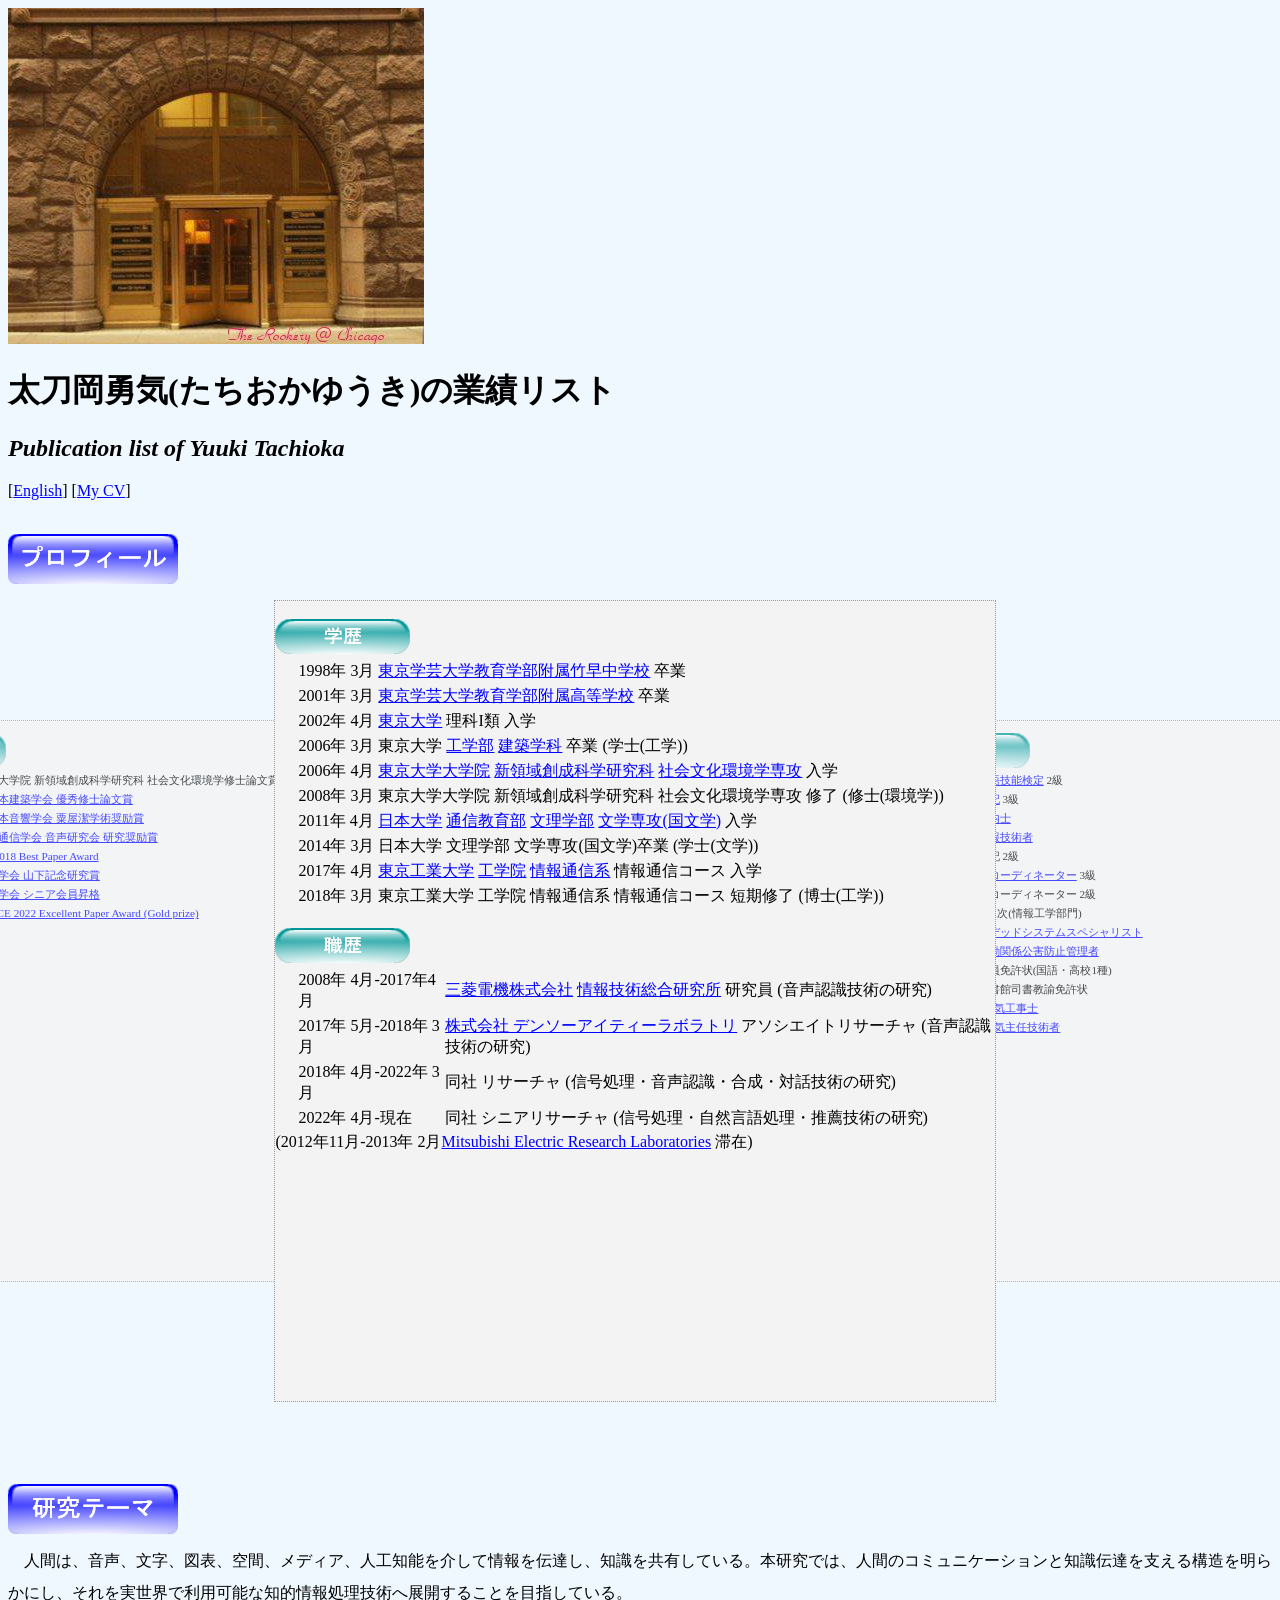
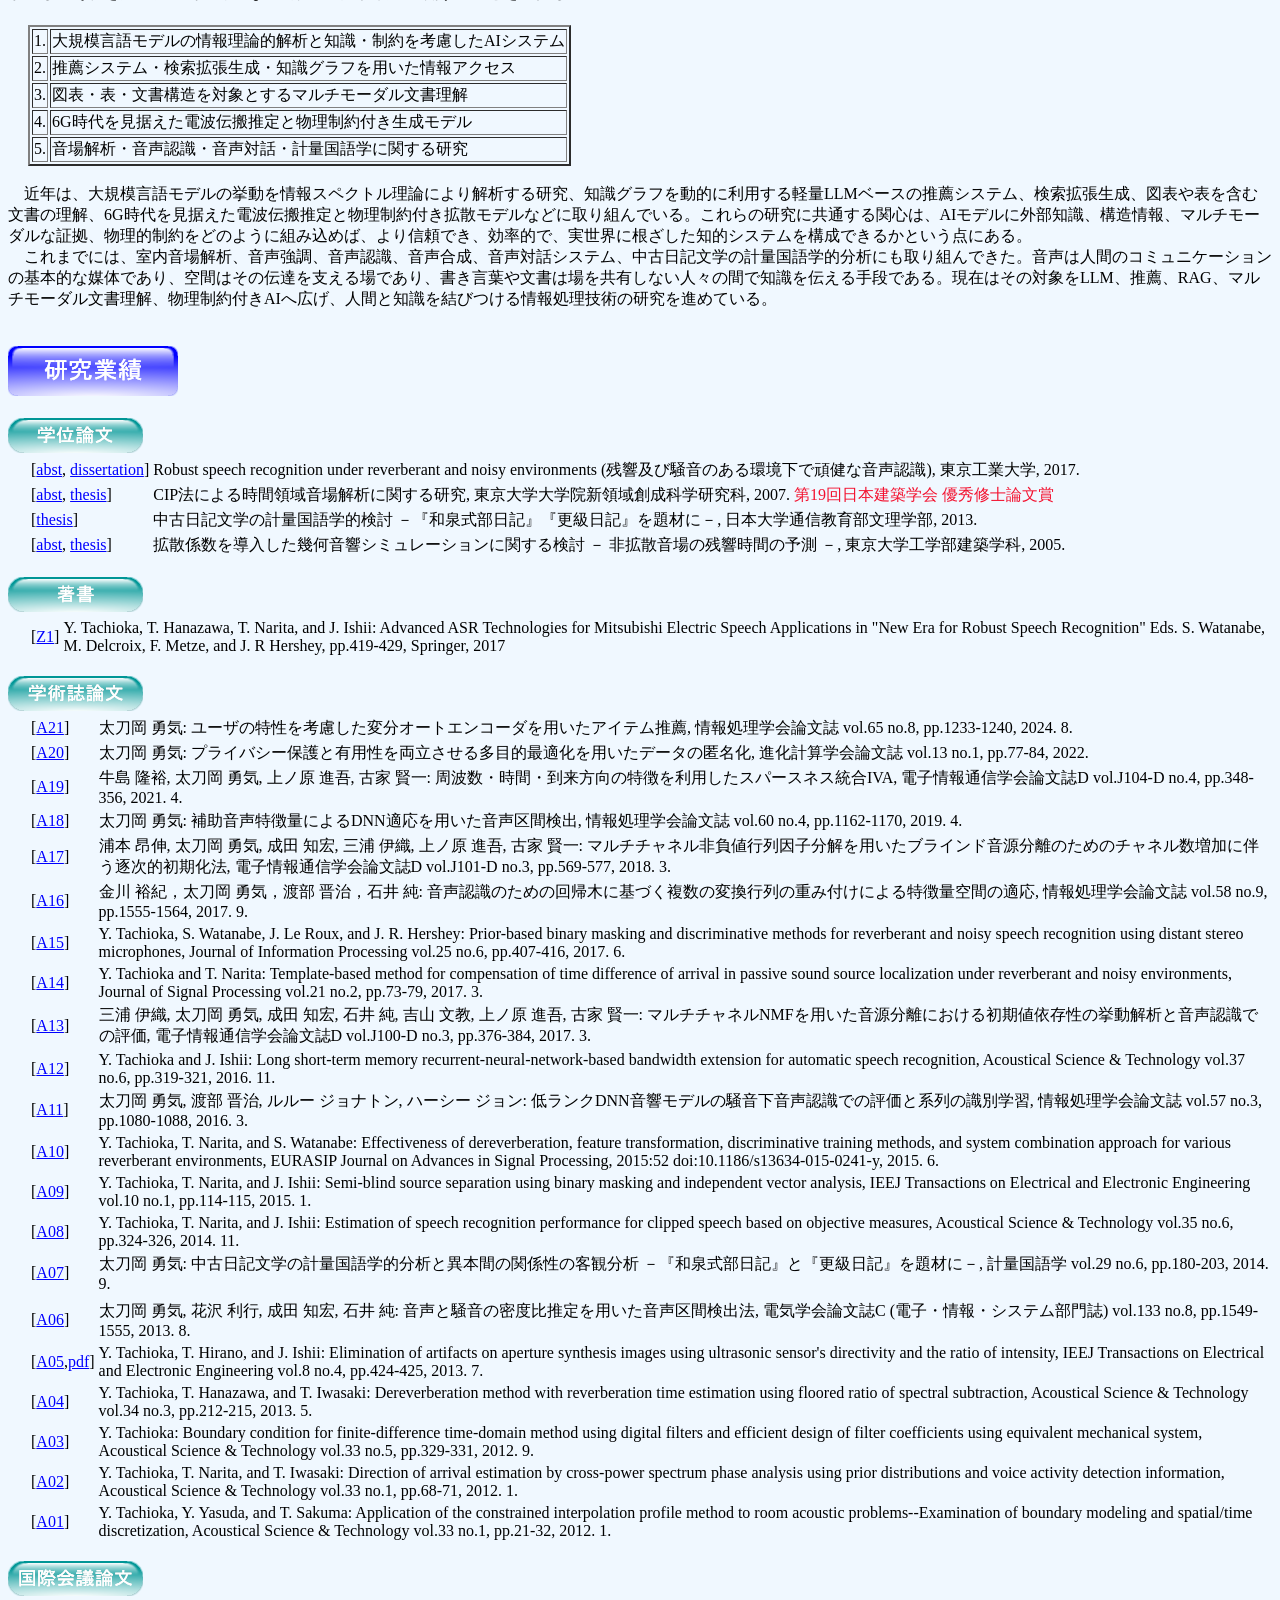
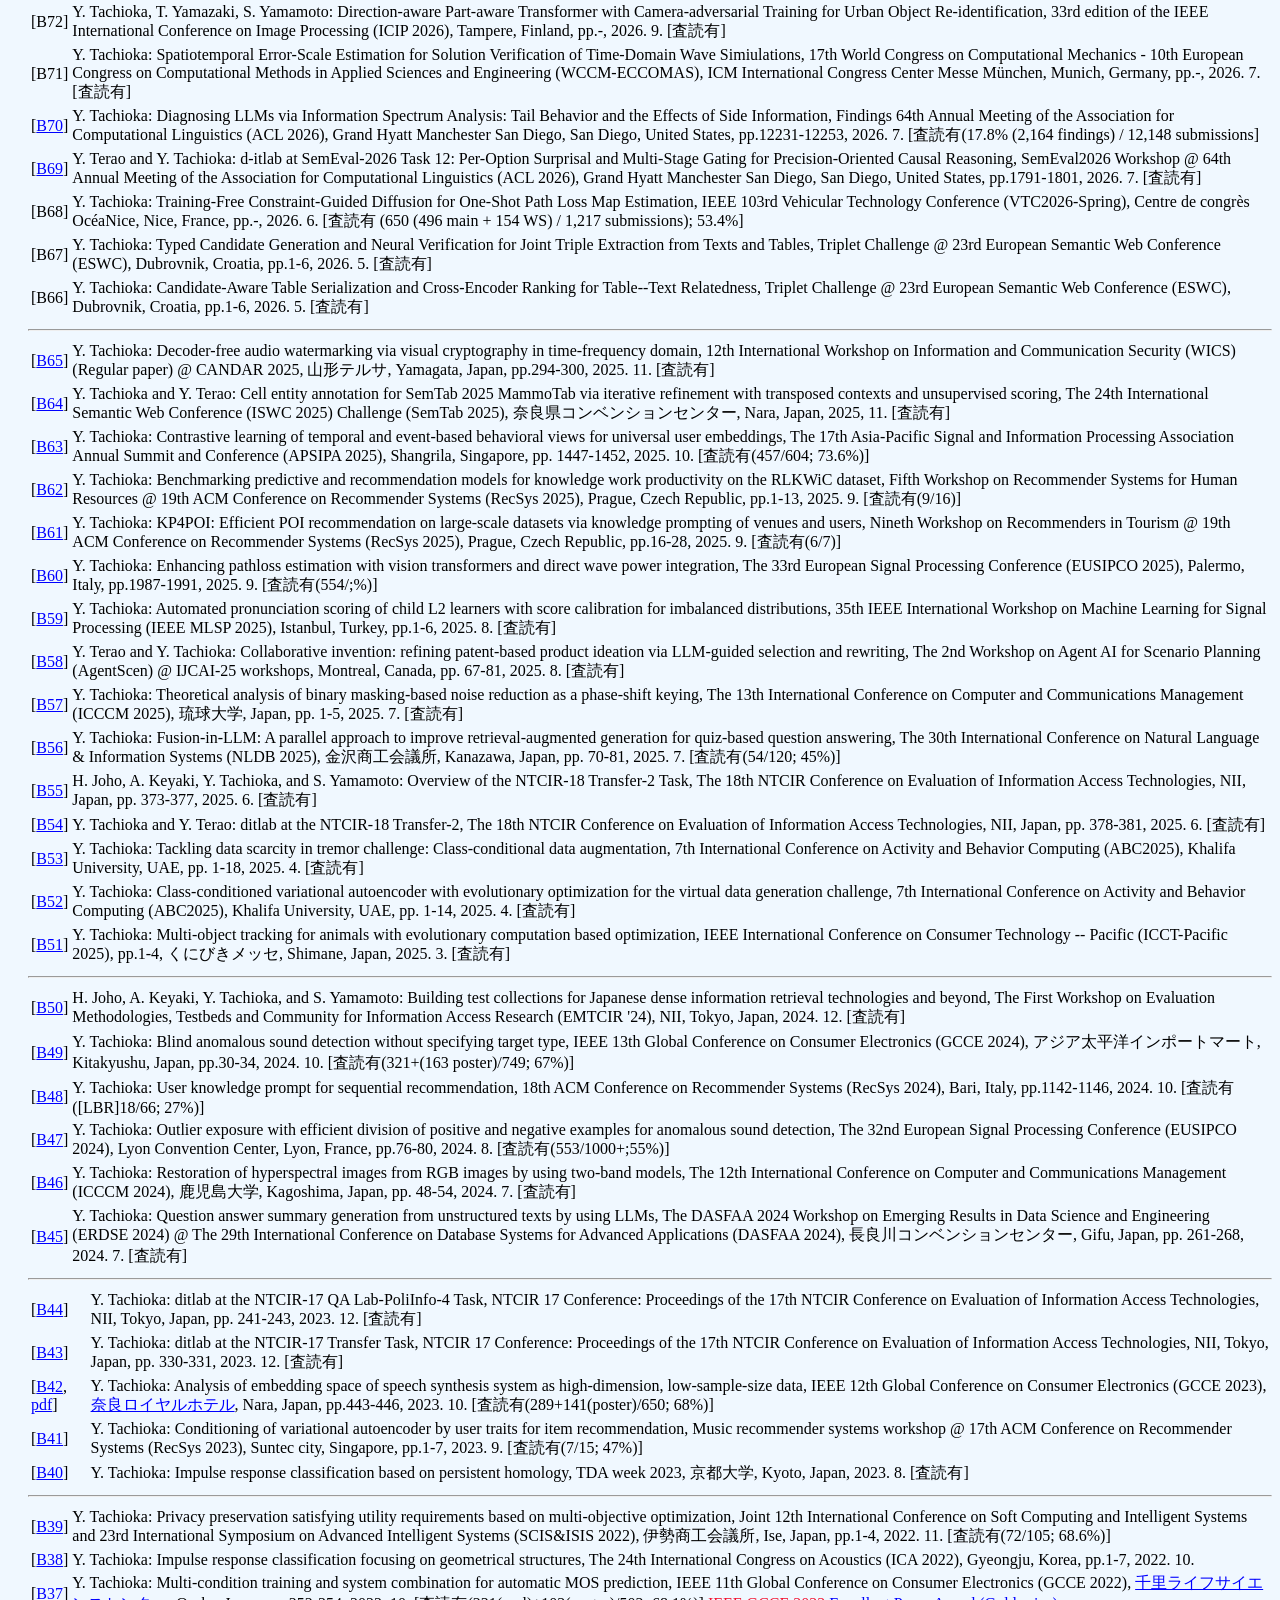
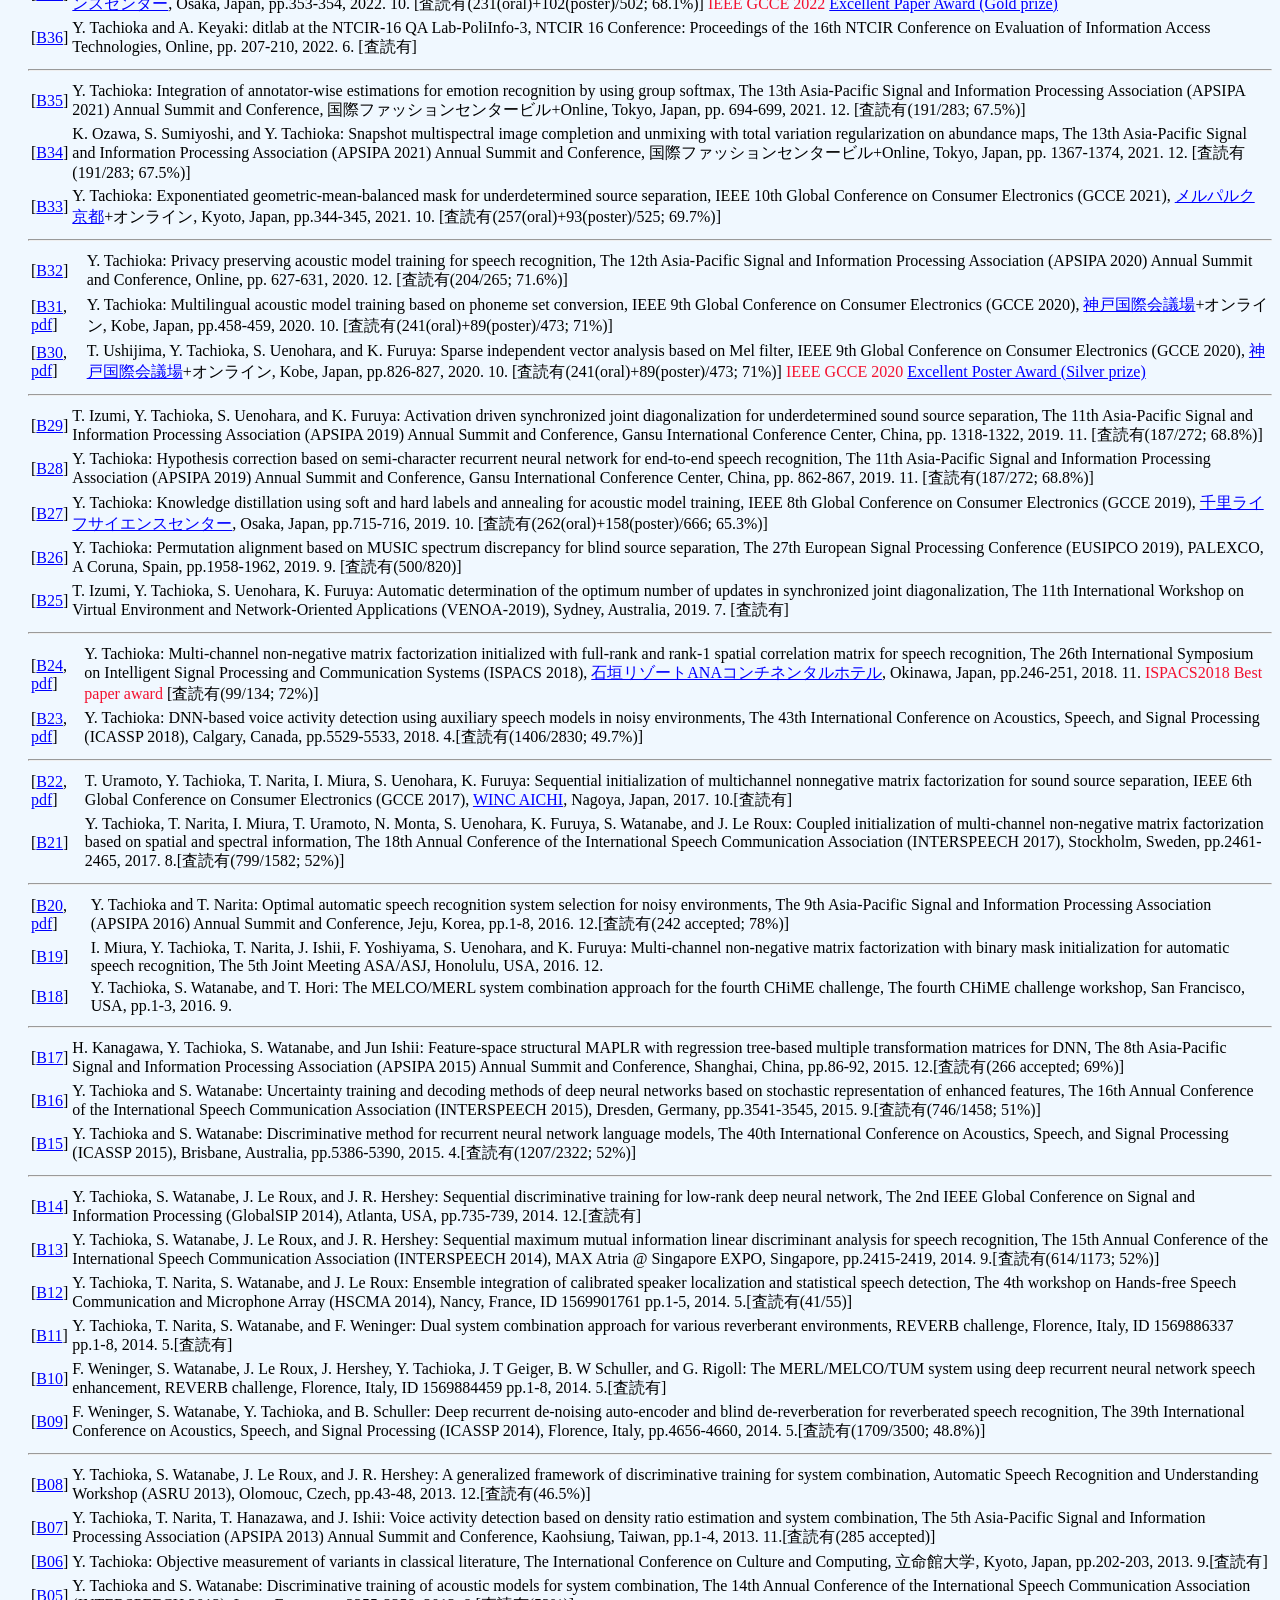
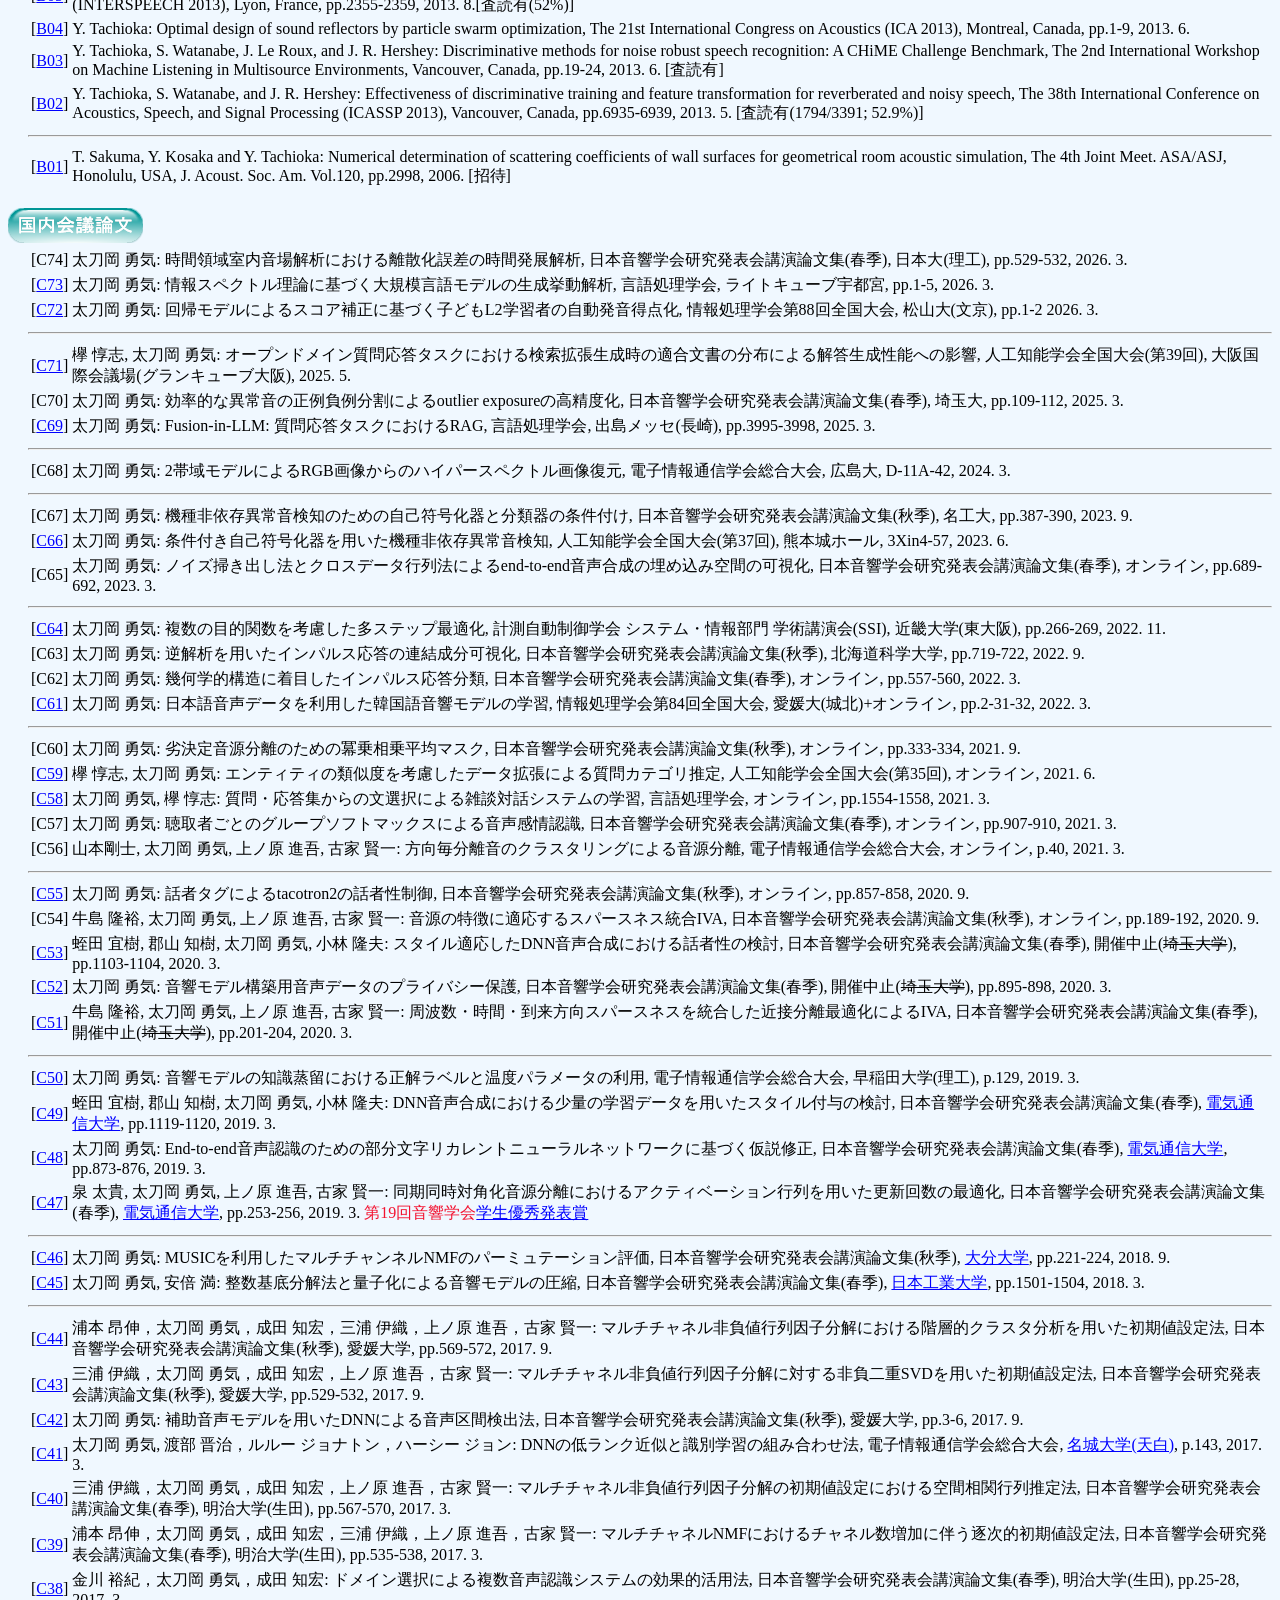
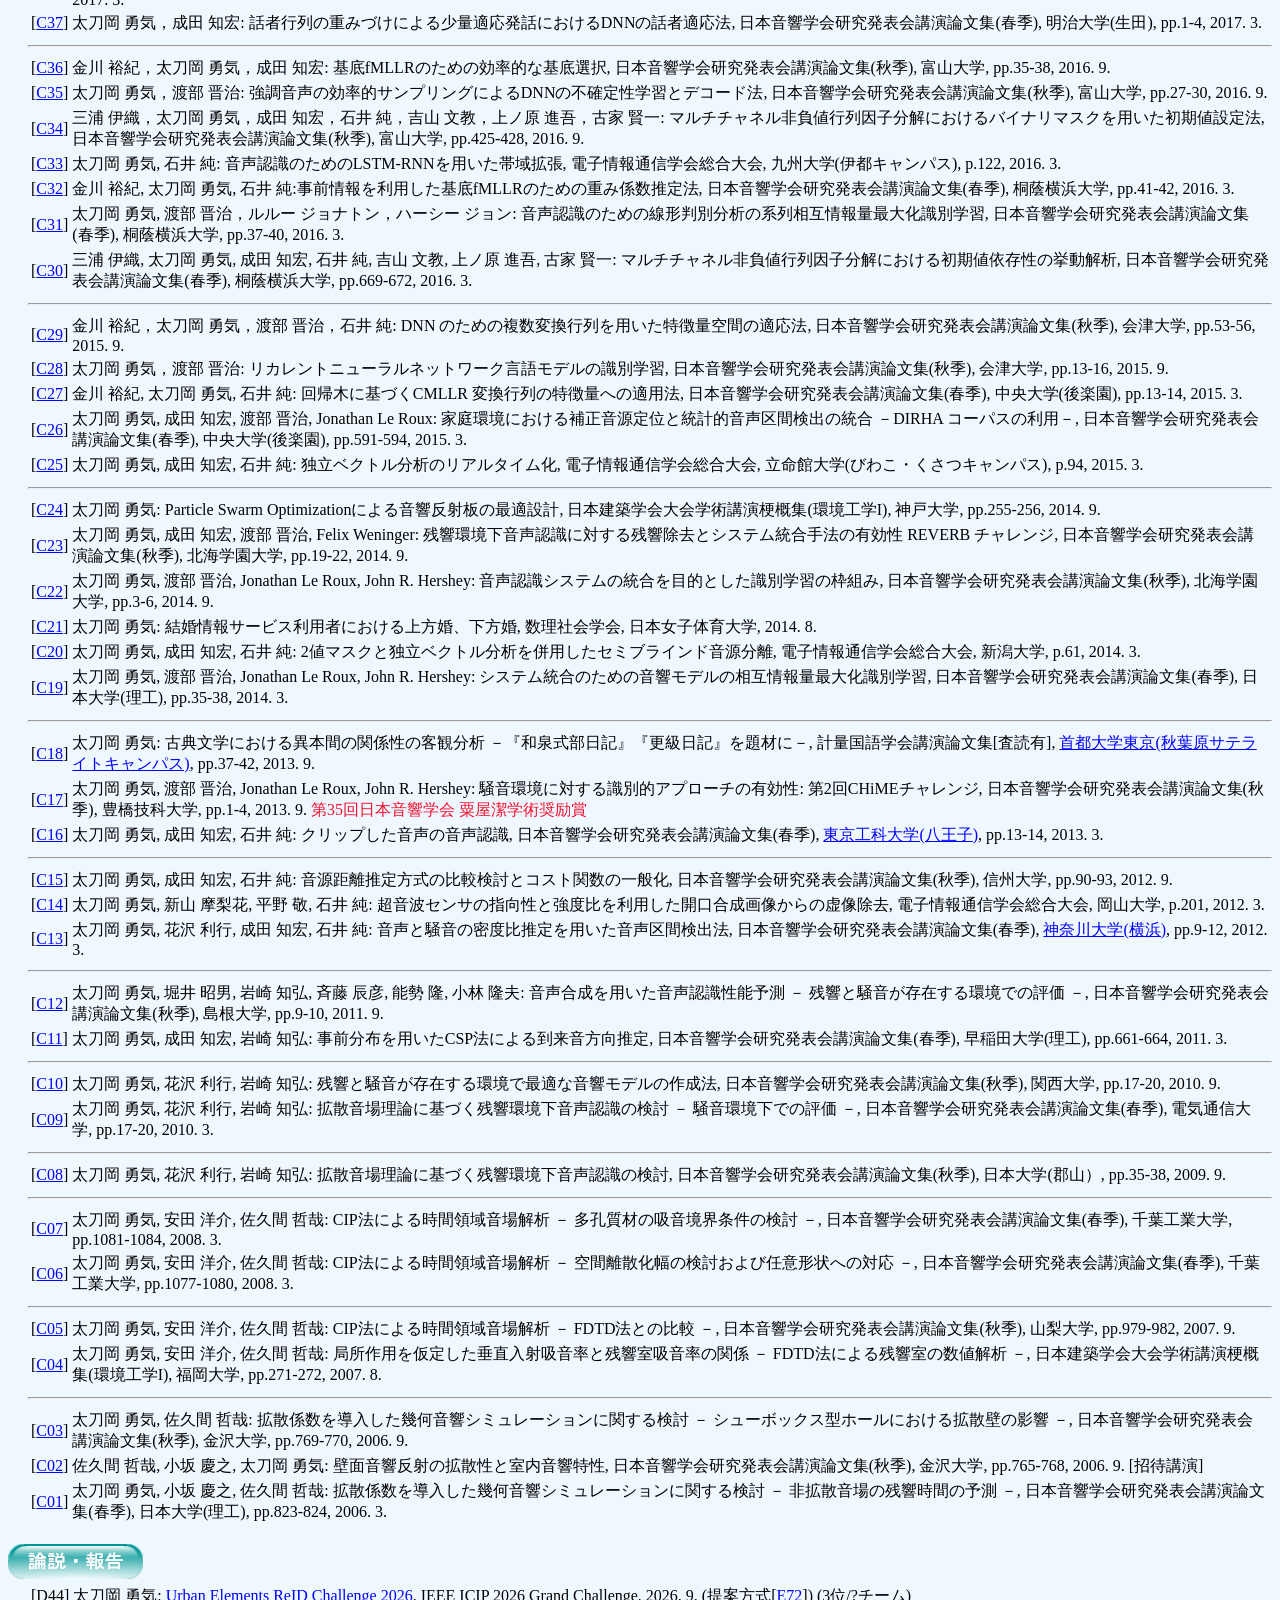
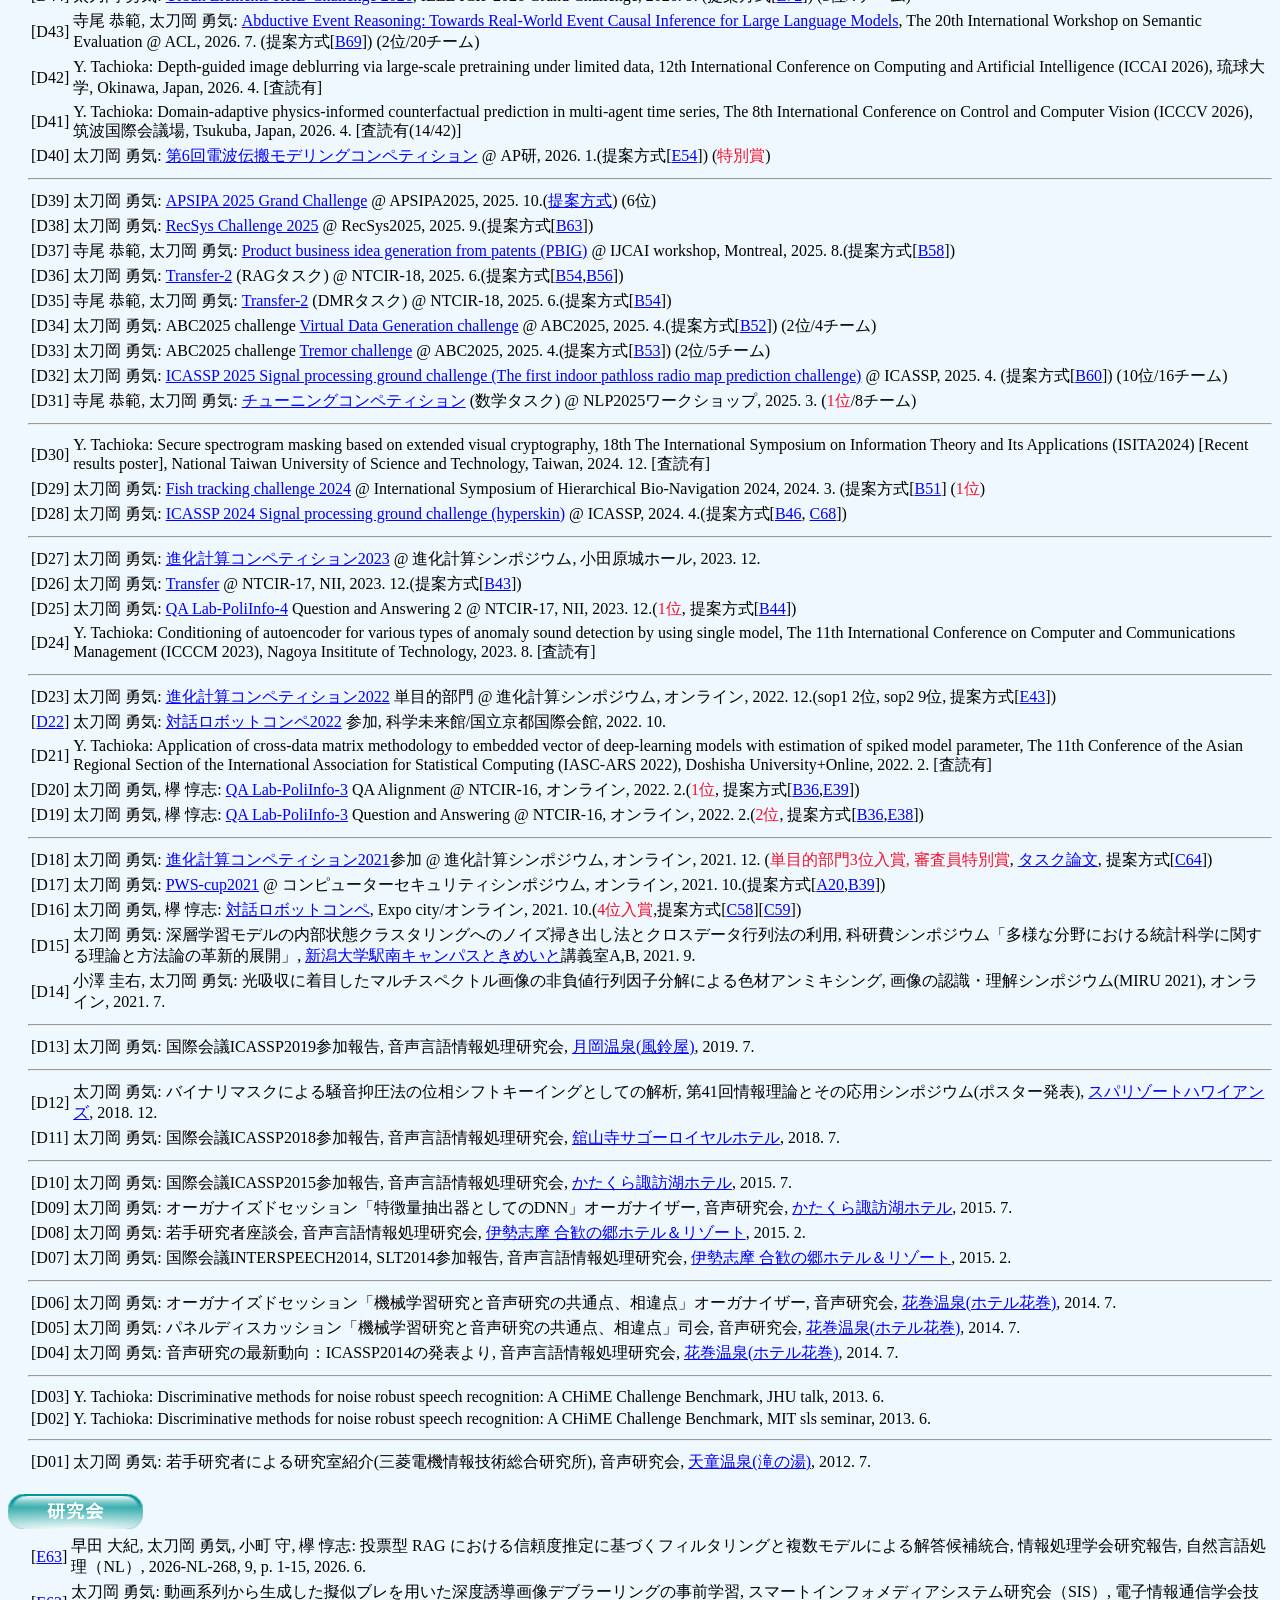
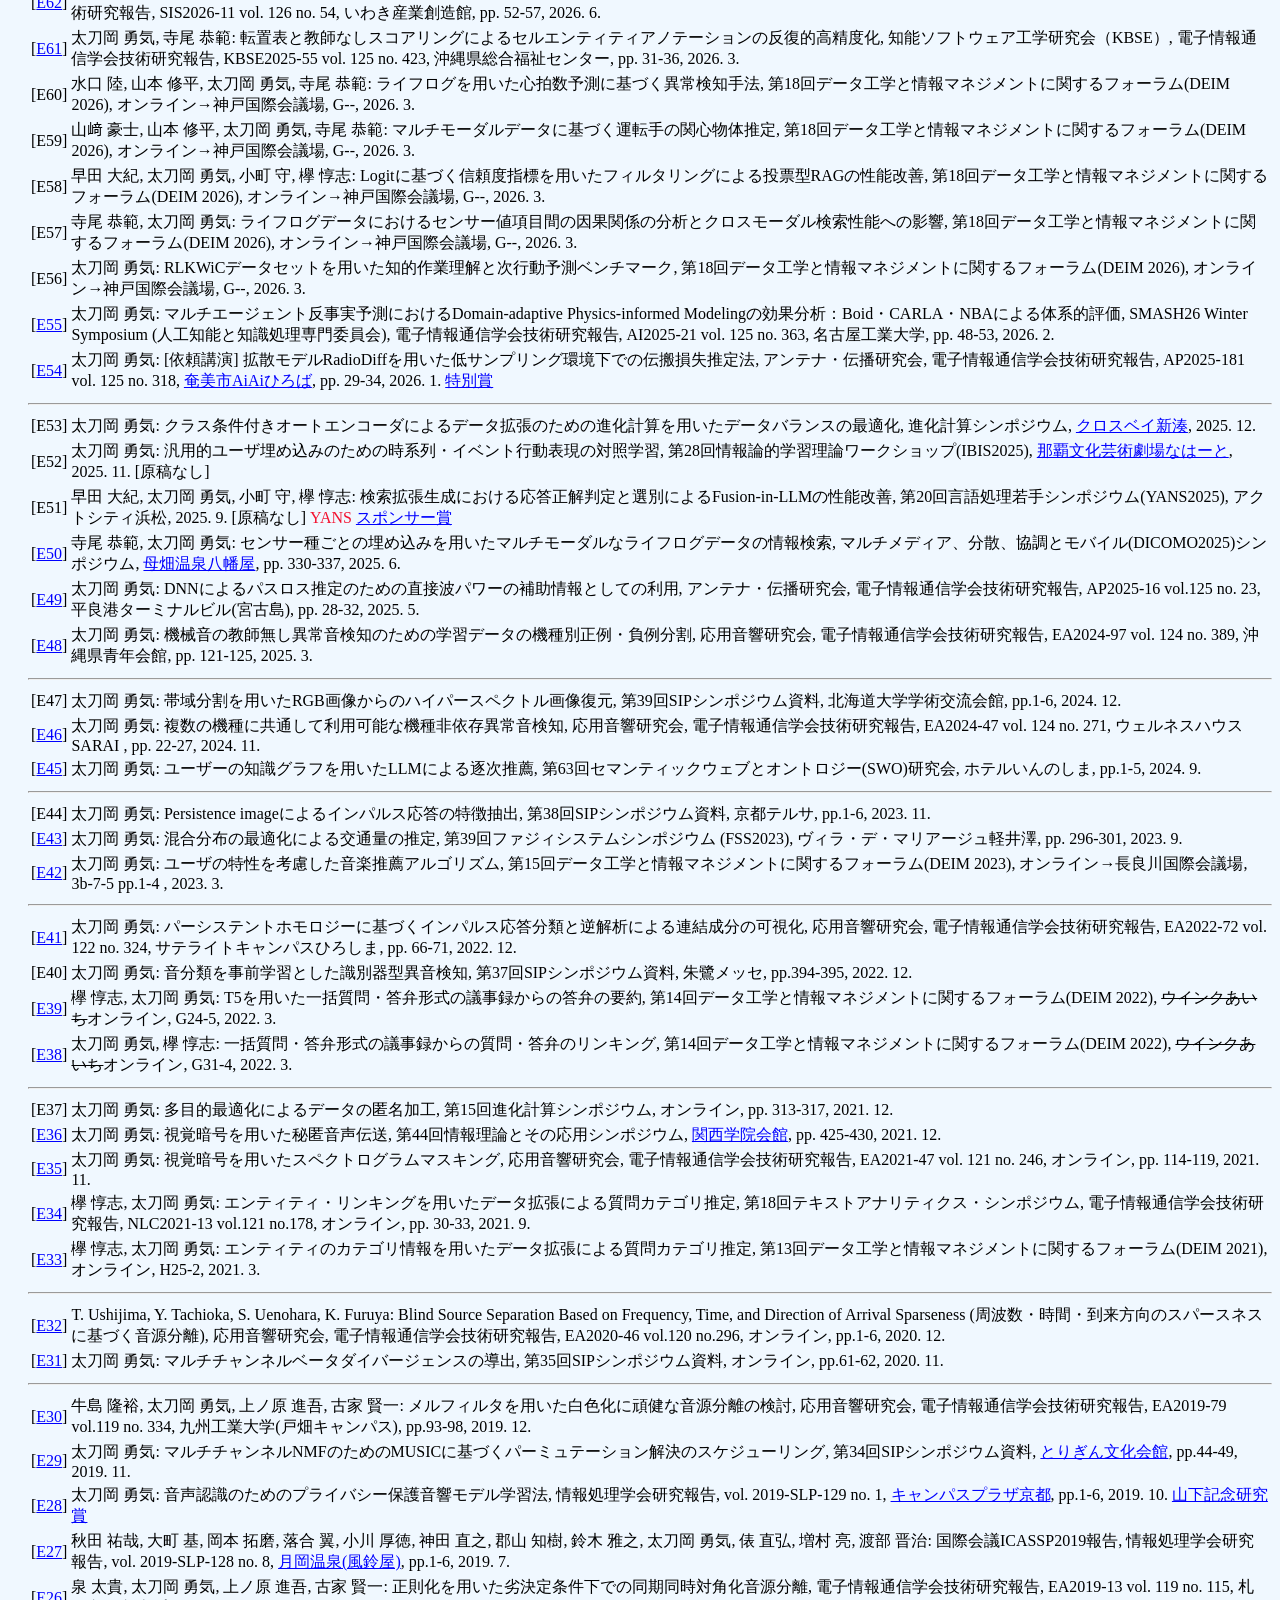
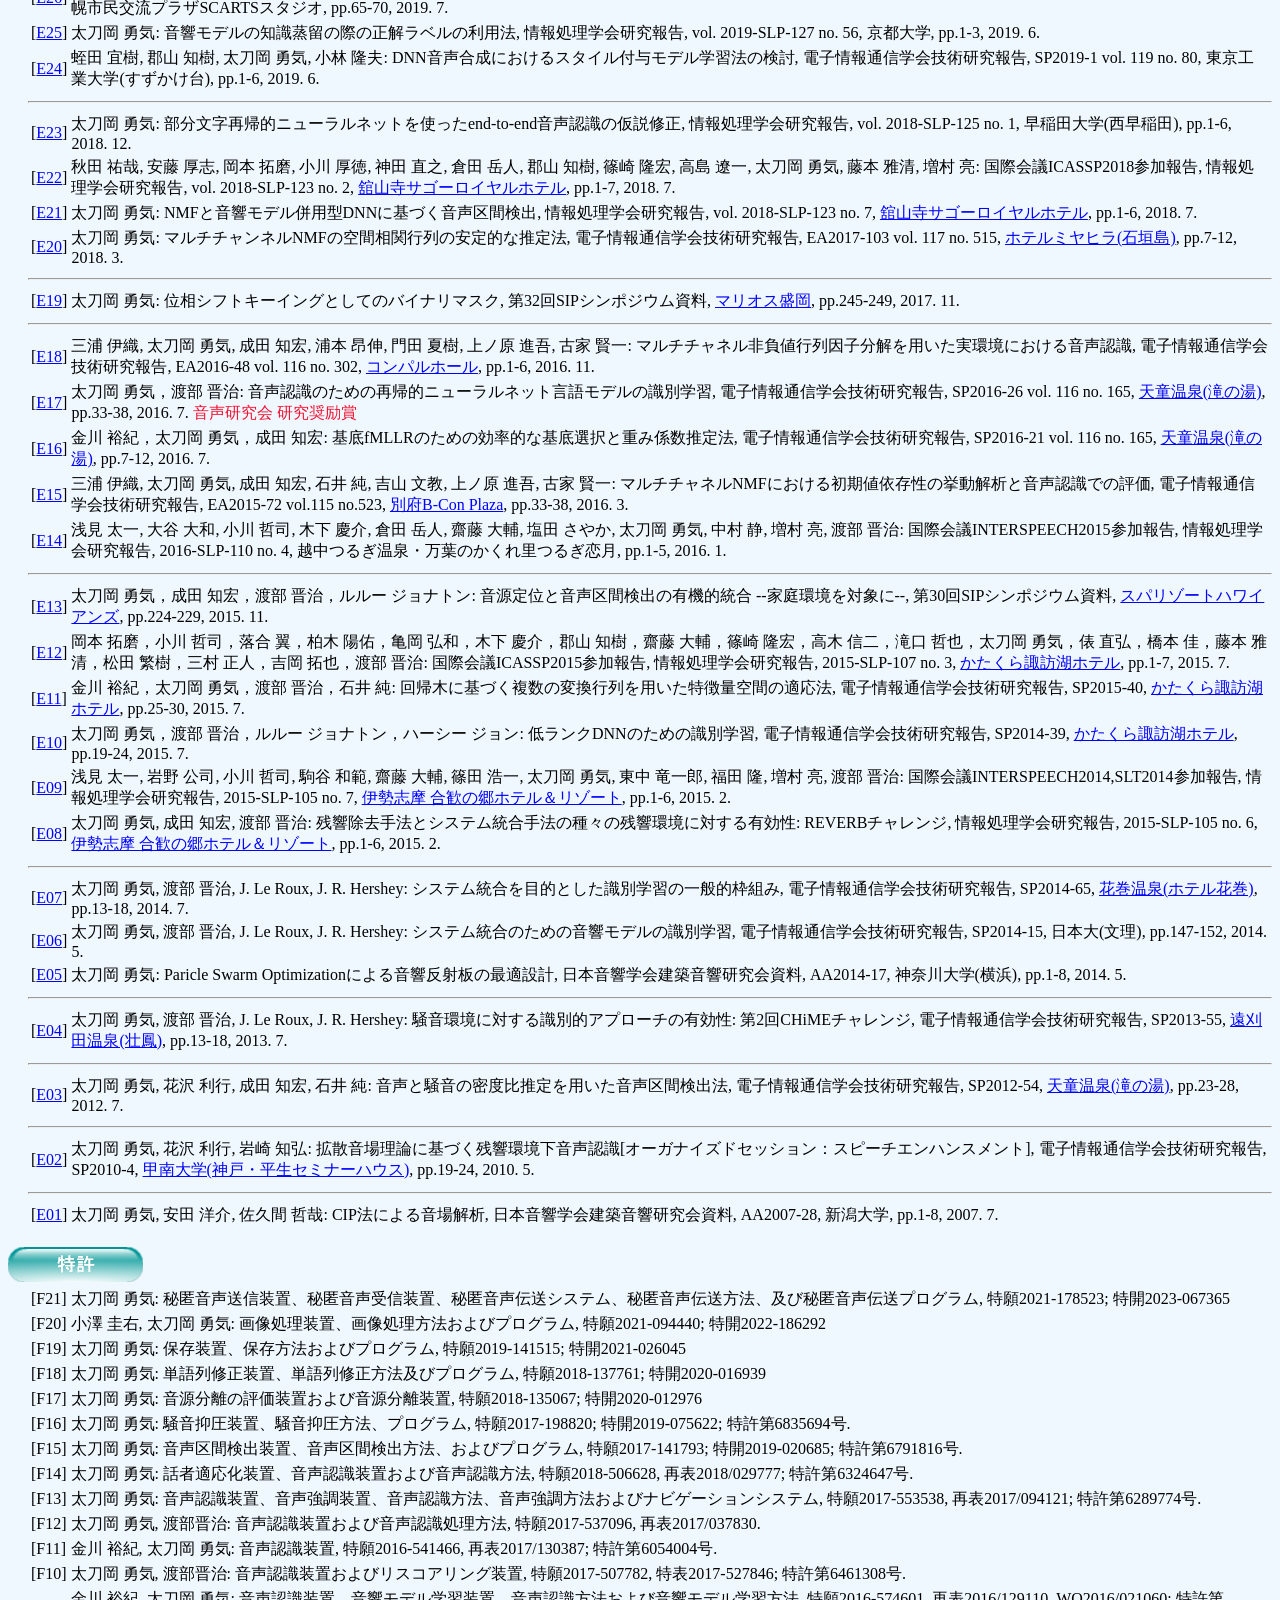
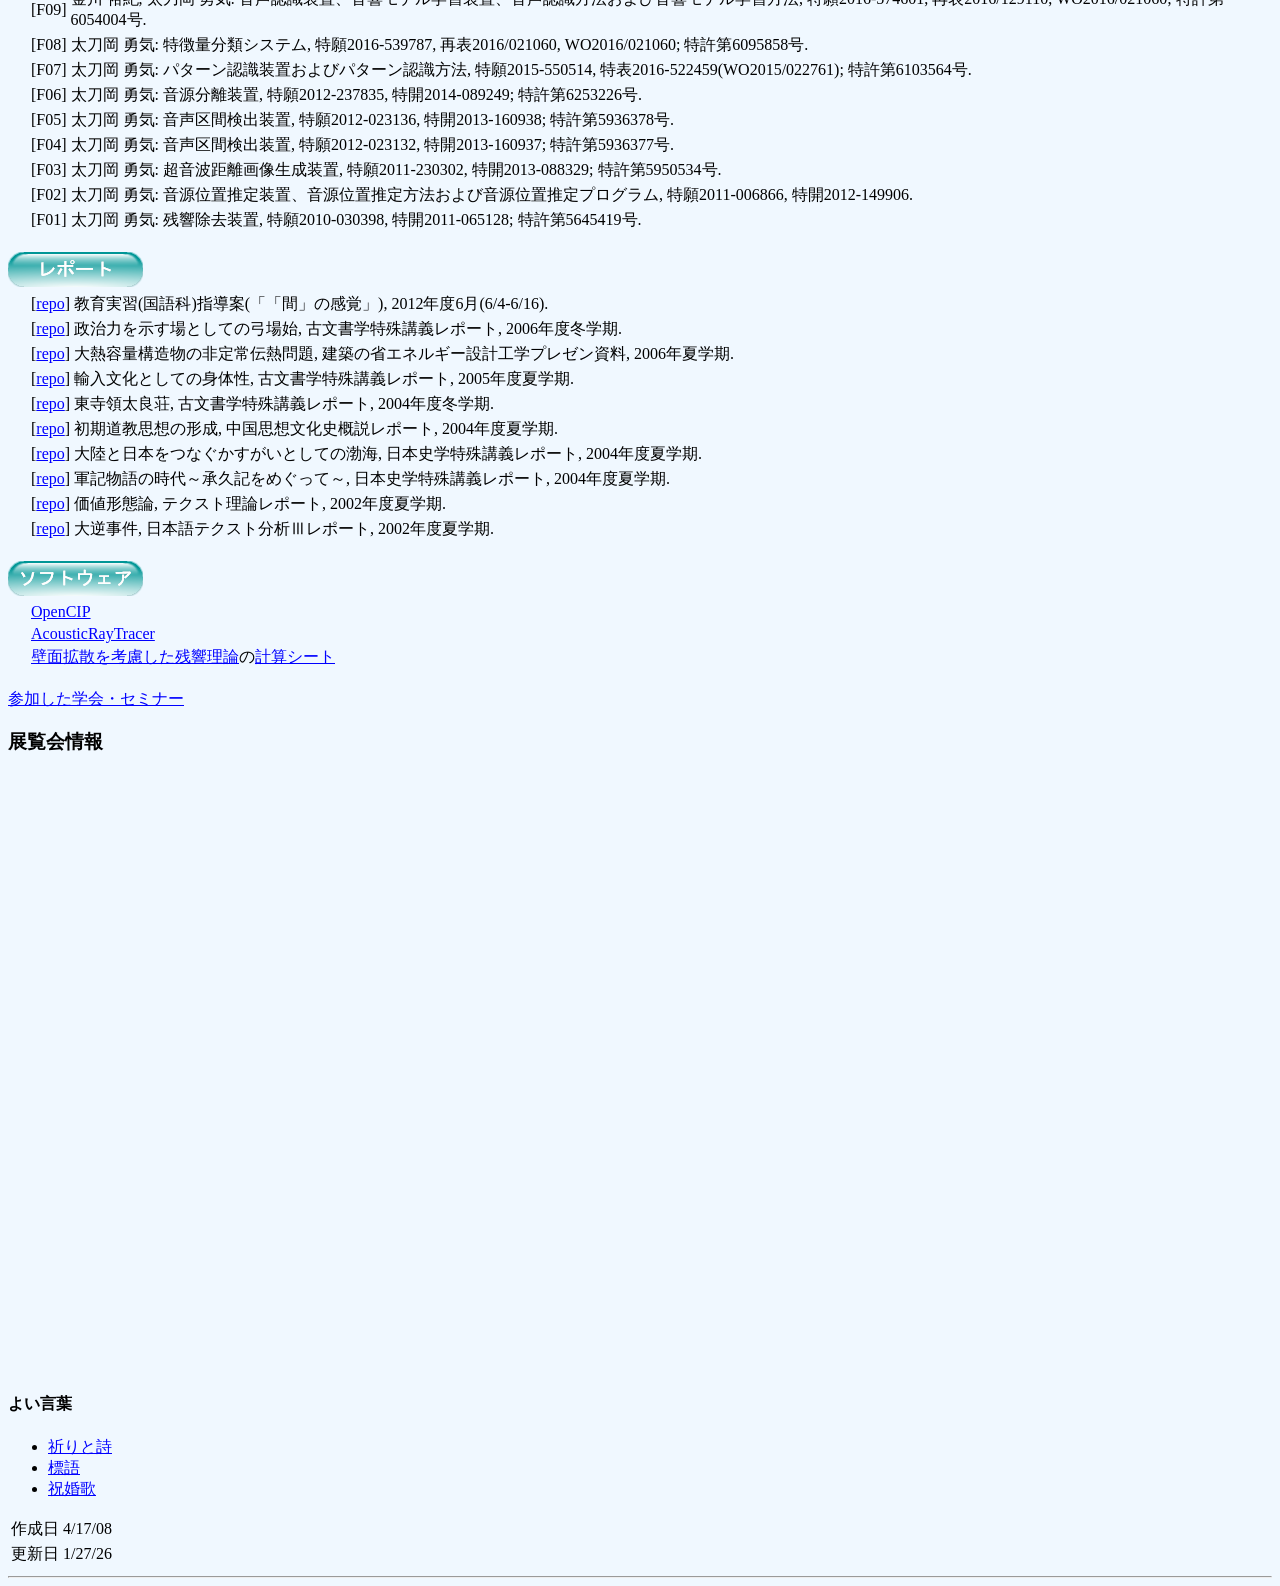
<file: pub_jp.html>
<!DOCTYPE HTML>

<HTML lang="ja">

<HEAD> 
   <meta charset="UTF-8">
   <TITLE>太刀岡勇気の業績リスト</TITLE>
   <meta http-equiv="Content-Type" content="text/html">
   <meta http-equiv="content-style-type" content="text/css">
   <link rel="shortcut icon" href="icon/favicon.ico" >
   <link rel="icon" type="image/gif" href="icon/animated_favicon1.gif" >
   <link rel="stylesheet" href="hp.css">
   <!-- Google tag (gtag.js) -->
   <script async src="https://www.googletagmanager.com/gtag/js?id=G-F86QDV2BKL"></script>
   <script>
     window.dataLayer = window.dataLayer || [];
     function gtag(){dataLayer.push(arguments);}
     gtag('js', new Date());

     gtag('config', 'G-F86QDV2BKL');
   </script>

   <meta name="viewport" content="width=device-width,initial-scale=1.0,minimum-scale=1.0,user-scalable=yes">

   <script type="text/javascript" src="jquery-1.6.2.min.js"></script>
   <script type="text/javascript" src="jquery.roundabout.min.js"></script>
   <script type="text/javascript">
      if (window.matchMedia( '(min-width: 600px)' ).matches) {
         $(document).ready(function() {
            $('.round').roundabout();
         });
      }
   </script>
   
</HEAD>

<BODY bgcolor="#f0f8ff" text="#000000" link="#0000ff" vlink="#800080" alink="#ff0000"> 


<IMG SRC="entrance.JPG" border=0 alt="entrance" usemap="#door">
<MAP NAME="door">
 <AREA SHAPE="rect" COORDS="160,200,260,320" HREF="http://www.cityofchicago.org/city/en.html" ALT="door">
</MAP>

<br>

<H1>太刀岡勇気(たちおかゆうき)の業績リスト</H1>
<H2><div style="font-style: italic">Publication list of Yuuki Tachioka</div></H2>

<p>
   [<A HREF="pub_en.html">English</A>]
   [<A HREF="cv.pdf">My CV</A>]
</p>

<br><IMG SRC="icon/profile.png" alt="プロフィール"><br>


<ul class="round">
   <li>
      <br><IMG SRC="icon/school.png" alt="学歴"><br>
      <table class="l_margin">
         <tr><td>
            1998年 3月</td><td><A HREF="http://www.u-gakugei.ac.jp/~takechu/">東京学芸大学教育学部附属竹早中学校</A> 卒業</td></tr>
         <tr><td>
            2001年 3月</td><td><A HREF="http://www.gakugei-hs.setagaya.tokyo.jp/">東京学芸大学教育学部附属高等学校</A> 卒業</td></tr>
         <tr><td>
            2002年 4月</td><td><A HREF="http://www.u-tokyo.ac.jp/index_j.html">東京大学</A> 理科I類 入学</td></tr>
         <tr><td>
            2006年 3月</td><td>東京大学 <A HREF="http://www.t.u-tokyo.ac.jp/epage/">工学部</A> <A HREF="http://www.arch.t.u-tokyo.ac.jp/?ArchWeb.ja">建築学科</A> 卒業 (学士(工学))</td></tr>
         <tr><td>
            2006年 4月</td><td><A HREF="http://www.u-tokyo.ac.jp/index_j.html">東京大学大学院</A> <A HREF="http://www.k.u-tokyo.ac.jp/">新領域創成科学研究科</A> <A HREF="http://sbk.k.u-tokyo.ac.jp/">社会文化環境学専攻</A> 入学</td></tr>
         <tr><td>
            2008年 3月</td><td>東京大学大学院 新領域創成科学研究科 社会文化環境学専攻 修了 (修士(環境学))</td></tr>
         <tr><td>
            2011年 4月</td><td><A HREF="http://www.nihon-u.ac.jp/">日本大学</A> <A HREF="http://www.dld.nihon-u.ac.jp/">通信教育部</A> <A HREF="http://www.chs.nihon-u.ac.jp/">文理学部</A> <A HREF="http://www.chs.nihon-u.ac.jp/jp_dpt/">文学専攻(国文学)</A> 入学</td></tr>
         <tr><td>
            2014年 3月</td><td>日本大学 文理学部 文学専攻(国文学)卒業 (学士(文学))</td></tr>
         <tr><td>
            2017年 4月</td><td><A HREF="http://www.titech.ac.jp/">東京工業大学</A> <A HREF="http://www.titech.ac.jp/about/organization/schools/organization02.html">工学院</A> <A HREF="http://educ.titech.ac.jp/ict/">情報通信系</A> 情報通信コース 入学</td></tr>
         <tr><td>
            2018年 3月</td><td>東京工業大学 工学院 情報通信系 情報通信コース 短期修了 (博士(工学))</td></tr>
      </table>
      <br><IMG SRC="icon/career.png" alt="職歴"><br>
      <table class="l_margin">
         <tr><td>
            2008年 4月-2017年4月</td><td><A HREF="http://www.mitsubishielectric.co.jp/">三菱電機株式会社</A> <A HREF="http://www.mitsubishielectric.co.jp/corporate/randd/laboratory/information_technology/">情報技術総合研究所</A> 研究員 (音声認識技術の研究)</td></tr>
         <tr><td>
            2017年 5月-2018年 3月</td><td><A HREF="https://www.d-itlab.co.jp/">株式会社 デンソーアイティーラボラトリ</A> アソシエイトリサーチャ (音声認識技術の研究)</td></tr>
         <tr><td>
            2018年 4月-2022年 3月</td><td>同社 リサーチャ (信号処理・音声認識・合成・対話技術の研究)</td></tr>
         <tr><td>
            2022年 4月-現在</td><td>同社 シニアリサーチャ (信号処理・自然言語処理・推薦技術の研究)</td></tr>
      </table>
      (2012年11月-2013年 2月<A HREF="http://www.merl.com/">Mitsubishi Electric Research Laboratories</A> 滞在)

   </li>
   <li>
      <br><IMG SRC="icon/award.png" alt="受賞歴"><br>
      <table class="l_margin">
         <tr><td>
            2008年 3月</td><td>東京大学大学院 新領域創成科学研究科 社会文化環境学修士論文賞</td></tr>
         <tr><td>
            2008年 9月</td><td><A HREF="http://www.aij.or.jp/jpn/sotsuron/pdf/sotu2008.pdf">第19回日本建築学会 優秀修士論文賞</A></td></tr>
<!--
         <tr><td>
            2010年11月</td><td>三菱電機株式会社 情報技術総合研究所 優秀発明賞(残響除去装置)</td></tr>
         <tr><td>
            2012年 6月</td><td>三菱電機株式会社 情報技術総合研究所 所長表彰 (<A HREF="http://www.mitsubishielectric.co.jp/news/2011/0303-b.html">タッチレスコール</A>の開発に対して)</td></tr>
-->
         <tr><td>
            2014年 3月</td><td><A HREF="https://acoustics.jp/awards/awaya/">第35回日本音響学会 粟屋潔学術奨励賞</A></td></tr>
<!--
         <tr><td>
            2015年 6月</td><td>三菱電機株式会社 情報技術総合研究所 所長表彰 (騒音下音声認識性能の高度化)</td></tr>
-->
         <tr><td>
            2017年 8月</td><td><A HREF="https://www.ieice.org/~sp/jpn/special/sp-prize.html">電子情報通信学会 音声研究会 研究奨励賞</A></td></tr>
         <tr><td>
            2018年11月</td><td><A HREF="http://www.ispacs2018.org/award.html">ISPACS 2018 Best Paper Award</A></td></tr>
         <tr><td>
            2021年 3月</td><td><A HREF="https://www.ipsj.or.jp/award/yamasita2020-detail.html">情報処理学会 山下記念研究賞</A></td></tr>
         <tr><td>
            2021年 9月</td><td><A HREF="https://www.ipsj.or.jp/annai/aboutipsj/seniormember/2021seniormember.pdf">情報処理学会 シニア会員昇格</A></td></tr>
         <tr><td>
            2022年12月</td><td><A HREF="http://www.ieee-gcce.org/2022/awards.html">IEEE GCCE 2022 Excellent Paper Award (Gold prize)</A></td></tr>
      </table>
   </li>
   <li>
      <br><IMG SRC="icon/institute.png" alt="学会"><br>
      <table class="l_margin">
         <tr><td>
         <A HREF="https://www.ipsj.or.jp/">情報処理学会 シニア会員</A>
         </td></tr>
         <tr><td>
         <!--
         <A HREF="http://www.aij.or.jp/aijhomej.htm">日本建築学会</A>,
         <A HREF="http://www.ieice.org/jpn/index.html">電子情報通信学会</A>,
         <A HREF="http://www.math-ling.org/">計量国語学会</A>, 
         -->
         <A HREF="http://www.asj.gr.jp/">日本音響学会</A>,  
         <A HREF="https://www.ai-gakkai.or.jp/">人工知能学会</A>,
         <A HREF="https://www.anlp.jp/">言語処理学会</A>,
         <A HREF="https://bms.gr.jp/">行動計量学会</A>,
         <A HREF="https://dbsj.org/">日本データベース学会</A>
         正会員
         </td></tr>
         <!--
         <A HREF="http://www.isca-speech.org/iscaweb/">International Speech Communication Association (ISCA)</A>
         <A HREF="https://eurasip.org">European Association of Signal Processing (EURASIP) </A>,
         <A HREF="https://www.acm.org/">Association for Computational Machinery</A>,
         -->
         <tr><td>
         <A HREF="http://www.ieee.org/index.html">The Institute of Electrical and Electronics Engineers (IEEE)</A>, 
         <A HREF="http://www.apsipa.org/">Asia-Pacific Signal and Information Processing Association (APSIPA)</A>,
         <A HREF="https://www.aclweb.org/portal/">Association for Computational Linguistics</A>
         正会員
         </td></tr>
      </table>
         <!-- 
      <br>
      <table class="l_margin">
         <tr><td><A HREF="http://asj-aacom.acoustics.jp/">建築音響研究委員会</A>
         <A HREF="http://www.jinmoncom.jp/">人文科学とコンピュータ研究会</A>
         <tr><td>
         <A HREF="https://www.ieice.org/~sp/jpn/">音声研究会</A>
         </td></tr>
         <tr><td>
         <A HREF="http://sig-slp.jp/">音声言語情報処理研究会</A>
         </td></tr>
         <tr><td>
         <A HREF="https://www.ieice.org/~it/">情報理論研究会</A>
         </td></tr>
      </table>
         -->
      <br>
      <table class="l_margin">
         <tr><td>音声研究専門委員会 委員 (2014.1-2017.3)</tr></td>
         <tr><td>音声言語処理研究会運営委員会 委員 (2014.4-2018.3, 2021.4-2025.3)</tr></td>
         <tr><td>音声言語処理研究会運営委員会 幹事 (2019.4-2021.3)</tr></td>
         <tr><td>日本音響学会 副座長 (2013.9-)</td></tr>
         <tr><td>人工知能学会 全国大会企画セッション担当 (2024.7-2027.7)</td></tr>
         <tr><td>APSIPA chair (2016), Area chair (2023)</td></tr>
         <tr><td>FIT座長 (2020)</td></tr>
         <tr><td>IEEE Trans. ASLP, TAES, Speech Communication, EURASIP Journal, TiiS, 電子情報通信学会論文誌, 電気学会論文誌, 音響学会誌 査読</td></tr>
         <tr><td>ICASSP, ASRU, SLT, INTERSPEECH, SIGIR, APSIPA, SCIS&SIS, WWW, NeurIPS 査読</td></tr>
      </table>
   </li>
   <li>
      <br><IMG SRC="icon/qualif.png" alt="資格"><br>
      <table class="l_margin">
         <tr><td>
         1996年</td><td><A HREF="http://www.eiken.or.jp/">実用英語技能検定</A> 2級</td></tr>
         <tr><td>
         2008年</td><td><A HREF="http://www.kentei.ne.jp/bookkeeping/">日商簿記</A> 3級</td></tr>
         <tr><td>
         2009年</td><td><A HREF="http://www.jnto.go.jp/jpn/interpreter_guide_exams/">通訳案内士</A></td></tr>
         <tr><td>
         2009年</td><td><A HREF="http://www.jitec.ipa.go.jp/1_11seido/ap.html">応用情報技術者</A></td></tr>
         <tr><td>
         2009年</td><td>日商簿記 2級</td></tr>
         <tr><td>
         2010年</td><td><A HREF="http://www.kentei.org/color/">カラーコーディネーター</A> 3級</td></tr>
         <tr><td>
         2011年</td><td>カラーコーディネーター 2級</td></tr>
         <tr><td>
         2012年</td><td><A HREF="http://www.engineer.or.jp/">技術士</A> 1次(情報工学部門)</td></tr>
         <tr><td>
         2013年</td><td><A HREF="http://www.jitec.ipa.go.jp/1_11seido/es.html">エンベデッドシステムスペシャリスト</A></td></tr>
         <tr><td>
         2013年</td><td><A HREF="http://www.jemai.or.jp/polconman/index.html">騒音振動関係公害防止管理者</A></td></tr>
         <tr><td>
         2014年</td><td>教育職員免許状(国語・高校1種)</td></tr>
         <tr><td>
         2014年</td><td>学校図書館司書教諭免許状</td></tr>
         <tr><td>
         2016年</td><td><A HREF="http://www.shiken.or.jp/">第2種電気工事士</A></td></tr>
         <tr><td>
         2017年</td><td><A HREF="http://www.shiken.or.jp/">第3種電気主任技術者</A></td></tr>
      </table>
   </li>
</ul>

<p class="ls_double">

<br><br><IMG SRC="icon/theme.png" alt="研究テーマ"><br>

　人間は、音声、文字、図表、空間、メディア、人工知能を介して情報を伝達し、知識を共有している。本研究では、人間のコミュニケーションと知識伝達を支える構造を明らかにし、それを実世界で利用可能な知的情報処理技術へ展開することを目指している。<br>

<table class="l_margin" border=2>
   <tr><td>1.</td>
   <td>大規模言語モデルの情報理論的解析と知識・制約を考慮したAIシステム</td></tr>
   <tr><td>2.</td>
   <td>推薦システム・検索拡張生成・知識グラフを用いた情報アクセス</td></tr>
   <tr><td>3.</td>
   <td>図表・表・文書構造を対象とするマルチモーダル文書理解</td></tr>
   <tr><td>4.</td>
   <td>6G時代を見据えた電波伝搬推定と物理制約付き生成モデル</td></tr>
   <tr><td>5.</td>
   <td>音場解析・音声認識・音声対話・計量国語学に関する研究</td></tr>
</table>

<br>
　近年は、大規模言語モデルの挙動を情報スペクトル理論により解析する研究、知識グラフを動的に利用する軽量LLMベースの推薦システム、検索拡張生成、図表や表を含む文書の理解、6G時代を見据えた電波伝搬推定と物理制約付き拡散モデルなどに取り組んでいる。これらの研究に共通する関心は、AIモデルに外部知識、構造情報、マルチモーダルな証拠、物理的制約をどのように組み込めば、より信頼でき、効率的で、実世界に根ざした知的システムを構成できるかという点にある。<br>

　これまでには、室内音場解析、音声強調、音声認識、音声合成、音声対話システム、中古日記文学の計量国語学的分析にも取り組んできた。音声は人間のコミュニケーションの基本的な媒体であり、空間はその伝達を支える場であり、書き言葉や文書は場を共有しない人々の間で知識を伝える手段である。現在はその対象をLLM、推薦、RAG、マルチモーダル文書理解、物理制約付きAIへ広げ、人間と知識を結びつける情報処理技術の研究を進めている。<br>


<br><br><IMG SRC="icon/achive.png" alt="研究業績"><br>

<br><IMG SRC="icon/thesis.png" alt="学位論文"><br>

<table class="l_margin">
   <tr><td>
   [<A HREF="https://t2r2.star.titech.ac.jp/rrws/file/CTT100759616/ATD100000413/">abst</A>, <A HREF="https://t2r2.star.titech.ac.jp/rrws/file/CTT100759615/ATD100000413/">dissertation</A>]</td>
   <td>Robust speech recognition under reverberant and noisy environments (残響及び騒音のある環境下で頑健な音声認識), 東京工業大学, 2017.
   </td></tr>
   <tr><td>
   [<A HREF="public/thesis/m.pdf">abst</A>, <A HREF="http://repository.dl.itc.u-tokyo.ac.jp/dspace/handle/2261/15312">thesis</A>]</td>
   <td>CIP法による時間領域音場解析に関する研究, 東京大学大学院新領域創成科学研究科, 2007. <span class="red">第19回日本建築学会 優秀修士論文賞</span>
   </td></tr>
   <tr><td>
   [<A HREF="public/thesis/b1_thesis.pdf">thesis</A>]</td>
   <td>中古日記文学の計量国語学的検討 －『和泉式部日記』『更級日記』を題材に－, 日本大学通信教育部文理学部, 2013.
   </td></tr>
   <tr><td>
   [<A HREF="public/thesis/b.pdf">abst</A>, <A HREF="public/thesis/b_thesis.pdf">thesis</A>]</td>
   <td>拡散係数を導入した幾何音響シミュレーションに関する検討 － 非拡散音場の残響時間の予測 －, 東京大学工学部建築学科, 2005.
   </td></tr>
</table>


<br><IMG SRC="icon/book.png" alt="著書"><br>

<table class="l_margin">
<!--
   <tr><td>
   [Z1]</td>
   <td>太刀岡勇気 校注: 百首異見, , 2015.
   </td></tr>
-->
   <tr><td>
   [<A HREF="https://link.springer.com/book/10.1007/978-3-319-64680-0?page=2#toc">Z1</A>]</td>
   <td>Y. Tachioka, T. Hanazawa, T. Narita, and J. Ishii: Advanced ASR Technologies for Mitsubishi Electric Speech Applications in "New Era for Robust Speech Recognition" Eds. S. Watanabe, M. Delcroix, F. Metze, and J. R Hershey, pp.419-429, Springer, 2017
   </td></tr>
</table>

<br><IMG SRC="icon/paper.png" alt="学術誌論文"><br>

<table class="l_margin">
   <tr><td>
   [<A HREF="https://ipsj.ixsq.nii.ac.jp/ej/index.php?active_action=repository_view_main_item_detail&page_id=13&block_id=8&item_id=238007&item_no=1">A21</A>]</td>
   <td>太刀岡 勇気: ユーザの特性を考慮した変分オートエンコーダを用いたアイテム推薦, 情報処理学会論文誌 vol.65 no.8, pp.1233-1240, 2024. 8.
   </td></tr>
   <tr id="A20"><td>
   [<A HREF="https://www.jstage.jst.go.jp/article/tjpnsec/13/1/13_77/_article/-char/ja">A20</A>]</td>
   <td>太刀岡 勇気: プライバシー保護と有用性を両立させる多目的最適化を用いたデータの匿名化, 進化計算学会論文誌 vol.13 no.1, pp.77-84, 2022.
   </td></tr>
   <tr><td>
   [<A HREF="https://search.ieice.org/bin/summary.php?id=j104-d_4_348&category=D&year=2021&lang=J&abst=">A19</A>]</td>
   <td>牛島 隆裕, 太刀岡 勇気, 上ノ原 進吾, 古家 賢一: 周波数・時間・到来方向の特徴を利用したスパースネス統合IVA, 電子情報通信学会論文誌D vol.J104-D no.4, pp.348-356, 2021. 4.
   </td></tr>
   <tr><td>
   [<A HREF="https://ipsj.ixsq.nii.ac.jp/ej/?action=pages_view_main&active_action=repository_view_main_item_detail&item_id=195512&item_no=1&page_id=13&block_id=8">A18</A>]</td>
   <td>太刀岡 勇気: 補助音声特徴量によるDNN適応を用いた音声区間検出, 情報処理学会論文誌 vol.60 no.4, pp.1162-1170, 2019. 4.
   </td></tr>
   <tr><td>
   [<A HREF="https://search.ieice.org/bin/summary.php?id=j101-d_3_569&category=D&year=2018&lang=J&abst=">A17</A>]</td>
   <td>浦本 昂伸, 太刀岡 勇気, 成田 知宏, 三浦 伊織, 上ノ原 進吾, 古家 賢一: マルチチャネル非負値行列因子分解を用いたブラインド音源分離のためのチャネル数増加に伴う逐次的初期化法, 電子情報通信学会論文誌D  vol.J101-D no.3, pp.569-577, 2018. 3.
   </td></tr>
   <tr><td>
   [<A HREF="https://ipsj.ixsq.nii.ac.jp/ej/?action=pages_view_main&active_action=repository_view_main_item_detail&item_id=183616&item_no=1&page_id=13&block_id=8">A16</A>]</td>
   <td>金川 裕紀，太刀岡 勇気，渡部 晋治，石井 純: 音声認識のための回帰木に基づく複数の変換行列の重み付けによる特徴量空間の適応, 情報処理学会論文誌 vol.58 no.9, pp.1555-1564, 2017. 9.
   </td></tr>
   <tr><td>
   [<A HREF="https://www.jstage.jst.go.jp/article/ipsjjip/25/0/25_407/_article">A15</A>]</td>
   <td>Y. Tachioka, S. Watanabe, J. Le Roux, and J. R. Hershey: Prior-based binary masking and discriminative methods for reverberant and noisy speech recognition using distant stereo microphones, Journal of Information Processing vol.25 no.6, pp.407-416, 2017. 6.
   </td></tr>
   <tr><td>
   [<A HREF="https://www.jstage.jst.go.jp/article/jsp/21/2/21_73/_article">A14</A>]</td>
   <td>Y. Tachioka and T. Narita: Template-based method for compensation of time difference of arrival in passive sound source localization under reverberant and noisy environments, Journal of Signal Processing vol.21 no.2, pp.73-79, 2017. 3.
   </td></tr>
   <tr><td>
   [<A HREF="https://search.ieice.org/bin/summary.php?id=j100-d_3_376">A13</A>]</td>
   <td>三浦 伊織, 太刀岡 勇気, 成田 知宏, 石井 純, 吉山 文教, 上ノ原 進吾, 古家 賢一: マルチチャネルNMFを用いた音源分離における初期値依存性の挙動解析と音声認識での評価, 電子情報通信学会論文誌D  vol.J100-D no.3, pp.376-384, 2017. 3.
   </td></tr>
   <tr><td>
   [<A HREF="https://www.jstage.jst.go.jp/article/ast/37/6/37_E1622/_article">A12</A>]</td>
   <td>Y. Tachioka and J. Ishii: Long short-term memory recurrent-neural-network-based bandwidth extension for automatic speech recognition, Acoustical Science & Technology vol.37 no.6, pp.319-321, 2016. 11.
   </td></tr>
   <tr><td>
   [<A HREF="https://ipsj.ixsq.nii.ac.jp/ej/index.php?active_action=repository_view_main_item_detail&page_id=13&block_id=8&item_id=158153">A11</A>]</td>
   <td>太刀岡 勇気, 渡部 晋治, ルルー ジョナトン, ハーシー ジョン: 低ランクDNN音響モデルの騒音下音声認識での評価と系列の識別学習, 情報処理学会論文誌 vol.57 no.3, pp.1080-1088, 2016. 3.
   </td></tr>
   <tr><td>
   [<A HREF="http://asp.eurasipjournals.springeropen.com/articles/10.1186/s13634-015-0241-y">A10</A>]</td>
   <td>Y. Tachioka, T. Narita, and S. Watanabe: Effectiveness of dereverberation, feature transformation, discriminative training methods, and system combination approach for various reverberant environments, EURASIP Journal on Advances in Signal Processing, 2015:52 doi:10.1186/s13634-015-0241-y, 2015. 6.
   </td></tr>
   <tr><td>
   [<A HREF="public/a/a09.pdf">A09</A>]</td>
   <td>Y. Tachioka, T. Narita, and J. Ishii: Semi-blind source separation using binary masking and independent vector analysis, IEEJ Transactions on Electrical and Electronic Engineering vol.10 no.1, pp.114-115, 2015. 1.
   </td></tr>
   <tr><td>
   [<A HREF="https://www.jstage.jst.go.jp/article/ast/35/6/35_E1415/_article">A08</A>]</td>
   <td>Y. Tachioka, T. Narita, and J. Ishii: Estimation of speech recognition performance for clipped speech based on objective measures, Acoustical Science & Technology vol.35 no.6, pp.324-326, 2014. 11.
   </td></tr>
   <tr><td>
   [<A HREF="http://www.math-ling.org/archives/pdf/29/KK290607.pdf">A07</A>]</td>
   <td>太刀岡 勇気: 中古日記文学の計量国語学的分析と異本間の関係性の客観分析 －『和泉式部日記』と『更級日記』を題材に－, 計量国語学 vol.29 no.6, pp.180-203, 2014. 9.
   </td></tr>
   <tr><td>
   <!--[<A HREF="https://www.jstage.jst.go.jp/article/ieejeiss/133/8/133_1549/_article/-char/en">A06'</A>]</td>
   <td>Y. Tachioka, T. Hanazawa, T. Narita, and J. Ishii: Voice Activity Detection Using Density Ratio Estimation of Speech and Noise[A06の英訳], Electronics and Communications in Japan vol. no.1, pp.-, 2015. 1.
   </td></tr>
   -->
   <tr><td>
   [<A HREF="https://www.jstage.jst.go.jp/article/ieejeiss/133/8/133_1549/_pdf/-char/ja">A06</A>]</td>
   <td>太刀岡 勇気, 花沢 利行, 成田 知宏, 石井 純: 音声と騒音の密度比推定を用いた音声区間検出法, 電気学会論文誌C (電子・情報・システム部門誌) vol.133 no.8, pp.1549-1555, 2013. 8.
   </td></tr>
   <tr><td>
   [<A HREF="https://onlinelibrary.wiley.com/doi/10.1002/tee.21875">A05</A>,<A HREF="public/a/a05.pdf">pdf</A>]</td>
   <td>Y. Tachioka, T. Hirano, and J. Ishii: Elimination of artifacts on aperture synthesis images using ultrasonic sensor's directivity and the ratio of intensity, IEEJ Transactions on Electrical and Electronic Engineering vol.8 no.4, pp.424-425, 2013. 7.
   </td></tr>
   <tr><td>
   [<A HREF="https://www.jstage.jst.go.jp/article/ast/34/3/34_E1275/_article">A04</A>]</td>
   <td>Y. Tachioka, T. Hanazawa, and T. Iwasaki: Dereverberation method with reverberation time estimation using floored ratio of spectral subtraction, Acoustical Science & Technology vol.34 no.3, pp.212-215, 2013. 5.
   </td></tr>
   <tr><td>
   [<A HREF="https://www.jstage.jst.go.jp/article/ast/33/5/33_E1220/_article">A03</A>]</td>
   <td>Y. Tachioka: Boundary condition for finite-difference time-domain method using digital filters and efficient design of filter coefficients using equivalent mechanical system, Acoustical Science & Technology vol.33 no.5, pp.329-331, 2012. 9.
   </td></tr>
   <tr><td>
   [<A HREF="https://www.jstage.jst.go.jp/article/ast/33/1/33_1_68/_article">A02</A>]</td>
   <td>Y. Tachioka, T. Narita, and T. Iwasaki: Direction of arrival estimation by cross-power spectrum phase analysis using prior distributions and voice activity detection information, Acoustical Science & Technology vol.33 no.1, pp.68-71, 2012. 1.
   </td></tr>
   <tr><td>
   [<A HREF="https://www.jstage.jst.go.jp/article/ast/33/1/33_1_21/_article">A01</A>]</td>
   <td>Y. Tachioka, Y. Yasuda, and T. Sakuma: Application of the constrained interpolation profile method to room acoustic problems--Examination of boundary modeling and spatial/time discretization, Acoustical Science & Technology vol.33 no.1, pp.21-32, 2012. 1.
   </td></tr>
</table>


<br><IMG SRC="icon/i_conf.png" alt="国際会議"><br>


<table class="l_margin">
   <tr id="B72"><td>
   [B72]</td>
   <td>Y. Tachioka, T. Yamazaki, S. Yamamoto: Direction-aware Part-aware Transformer with Camera-adversarial Training for Urban Object Re-identification, 33rd edition of the IEEE International Conference on Image Processing (ICIP 2026), Tampere, Finland, pp.-, 2026. 9. [査読有]
   </td></tr>
   <tr><td>
   [B71]</td>
   <td>Y. Tachioka: Spatiotemporal Error-Scale Estimation for Solution Verification of Time-Domain Wave Simiulations, 17th World Congress on Computational Mechanics - 10th European Congress on Computational Methods in Applied Sciences and Engineering (WCCM-ECCOMAS), ICM International Congress Center Messe München, Munich, Germany, pp.-, 2026. 7. [査読有]
   </td></tr>
   <tr><td>
   [<A href="https://aclanthology.org/2026.findings-acl.594/">B70</A>]</td>
   <td>Y. Tachioka: Diagnosing LLMs via Information Spectrum Analysis: Tail Behavior and the Effects of Side Information, Findings 64th Annual Meeting of the Association for Computational Linguistics (ACL 2026), Grand Hyatt Manchester San Diego, San Diego, United States, pp.12231-12253, 2026. 7. [査読有(17.8% (2,164 findings) / 12,148 submissions]
   </td></tr>
   <tr id="B69"><td>
   [<A href="https://aclanthology.org/2026.semeval-1.228/">B69</A>]</td>
   <td>Y. Terao and Y. Tachioka: d-itlab at SemEval-2026 Task 12: Per-Option Surprisal and Multi-Stage Gating for Precision-Oriented Causal Reasoning, SemEval2026 Workshop @ 64th Annual Meeting of the Association for Computational Linguistics (ACL 2026), Grand Hyatt Manchester San Diego, San Diego, United States, pp.1791-1801, 2026. 7. [査読有]
   </td></tr>
   <tr><td>
   [B68]</td>
   <td>Y. Tachioka: Training-Free Constraint-Guided Diffusion for One-Shot Path Loss Map Estimation, IEEE 103rd Vehicular Technology Conference (VTC2026-Spring), Centre de congrès OcéaNice, Nice, France, pp.-, 2026. 6. [査読有 (650 (496 main + 154 WS) / 1,217 submissions); 53.4%]
   </td></tr>
   <tr><td>
   [B67]</td>
   <td>Y. Tachioka: Typed Candidate Generation and Neural Verification for Joint Triple Extraction from Texts and Tables, Triplet Challenge @ 23rd European Semantic Web Conference (ESWC), Dubrovnik, Croatia, pp.1-6, 2026. 5. [査読有]
   </td></tr>
   <tr><td>
   [B66]</td>
   <td>Y. Tachioka: Candidate-Aware Table Serialization and Cross-Encoder Ranking for Table--Text Relatedness, Triplet Challenge @ 23rd European Semantic Web Conference (ESWC), Dubrovnik, Croatia, pp.1-6, 2026. 5. [査読有]
   </td></tr>
</table>


<hr class="l_margin">


<table class="l_margin">
   <tr><td>
   [<A HREF="https://www.computer.org/csdl/proceedings-article/candarw/2025/553300a294/2ddu2KPCKas">B65</A>]</td>
   <td>Y. Tachioka: Decoder-free audio watermarking via visual cryptography in time-frequency domain, 12th International Workshop on Information and Communication Security (WICS) (Regular paper) @ CANDAR 2025, 山形テルサ, Yamagata, Japan, pp.294-300, 2025. 11. [査読有]
   </td></tr>
   <tr><td>
   [<A HREF="https://sem-tab-challenge.github.io/2025/papers/paper_2.pdf">B64</A>]</td>
   <td>Y. Tachioka and Y. Terao: Cell entity annotation for SemTab 2025 MammoTab via iterative refinement with transposed contexts and unsupervised scoring, The 24th International Semantic Web Conference (ISWC 2025) Challenge (SemTab 2025), 奈良県コンベンションセンター, Nara, Japan, 2025, 11. [査読有]
   </td></tr>
   <tr id="B63"><td>
   [<A HREF="http://www.apsipa.org/proceedings/2025/papers/APSIPA2025_P594.pdf">B63</A>]</td>
   <td>Y. Tachioka: Contrastive learning of temporal and event-based behavioral views for universal user embeddings, The 17th Asia-Pacific Signal and Information Processing Association Annual Summit and Conference (APSIPA 2025), Shangrila, Singapore, pp. 1447-1452, 2025. 10. [査読有(457/604; 73.6%)]
   </td></tr>
   <tr><td>
   [<A HREF="https://ceur-ws.org/Vol-4046/RecSysHR2025-paper_2.pdf">B62</A>]</td>
   <td>Y. Tachioka: Benchmarking predictive and recommendation models for knowledge work productivity on the RLKWiC dataset, Fifth Workshop on Recommender Systems for Human Resources @ 19th ACM Conference on Recommender Systems (RecSys 2025), Prague, Czech Republic, pp.1-13, 2025. 9. [査読有(9/16)]
   </td></tr>
   <tr><td>
   [<A HREF="https://ceur-ws.org/Vol-4052/paper2.pdf">B61</A>]</td>
   <td>Y. Tachioka: KP4POI: Efficient POI recommendation on large-scale datasets via knowledge prompting of venues and users, Nineth Workshop on Recommenders in Tourism @ 19th ACM Conference on Recommender Systems (RecSys 2025), Prague, Czech Republic, pp.16-28, 2025. 9. [査読有(6/7)]
   </td></tr>
   <tr id="B60"><td>
   [<A HREF="https://eurasip.org/Proceedings/Eusipco/Eusipco2025/pdfs/0001987.pdf">B60</A>]</td>
   <td>Y. Tachioka: Enhancing pathloss estimation with vision transformers and direct wave power integration, The 33rd European Signal Processing Conference (EUSIPCO 2025), Palermo, Italy, pp.1987-1991, 2025. 9. [査読有(554/;%)]
   </td></tr>
   <tr><td>
   [<A HREF="https://ieeexplore.ieee.org/document/11204310">B59</A>]</td>
   <td>Y. Tachioka: Automated pronunciation scoring of child L2 learners with score calibration for imbalanced distributions, 35th IEEE International Workshop on Machine Learning for Signal Processing (IEEE MLSP 2025), Istanbul, Turkey, pp.1-6, 2025. 8. [査読有]
   </td></tr>
   <tr id="B58"><td>
   [<A HREF="https://aclanthology.org/2025.agentscen-1.8/">B58</A>]</td>
   <td>Y. Terao and Y. Tachioka: Collaborative invention: refining patent-based product ideation via LLM-guided selection and rewriting, The 2nd Workshop on Agent AI for Scenario Planning (AgentScen) @ IJCAI-25 workshops, Montreal, Canada, pp. 67-81, 2025. 8. [査読有]
   </td></tr>
   <tr><td>
   [<A HREF="https://doi.org/10.1145/3742763.3760694">B57</A>]</td>
   <td>Y. Tachioka: Theoretical analysis of binary masking-based noise reduction as a phase-shift keying, The 13th International Conference on Computer and Communications Management (ICCCM 2025), 琉球大学, Japan, pp. 1-5, 2025. 7. [査読有]
   </td></tr>
   <tr id="B56"><td>
   [<A HREF="https://link.springer.com/chapter/10.1007/978-3-031-97144-0_7">B56</A>]</td>
   <td>Y. Tachioka: Fusion-in-LLM: A parallel approach to improve retrieval-augmented generation for quiz-based question answering, The 30th International Conference on Natural Language & Information Systems (NLDB 2025), 金沢商工会議所, Kanazawa, Japan, pp. 70-81, 2025. 7. [査読有(54/120; 45%)]
   </td></tr>
   <tr><td>
   [<A HREF="https://research.nii.ac.jp/ntcir/workshop/OnlineProceedings18/pdf/ntcir/01-NTCIR18-OV-TRANSFER-JohoH.pdf">B55</A>]</td>
   <td>H. Joho, A. Keyaki, Y. Tachioka, and S. Yamamoto: Overview of the NTCIR-18 Transfer-2 Task, The 18th NTCIR Conference on Evaluation of Information Access Technologies, NII, Japan, pp. 373-377, 2025. 6. [査読有]
   </td></tr>
   <tr id="B54"><td>
   [<A HREF="https://research.nii.ac.jp/ntcir/workshop/OnlineProceedings18/pdf/ntcir/02-NTCIR18-TRANSFER-TachiokaY.pdf">B54</A>]</td>
   <td>Y. Tachioka and Y. Terao: ditlab at the NTCIR-18 Transfer-2, The 18th NTCIR Conference on Evaluation of Information Access Technologies, NII, Japan, pp. 378-381, 2025. 6. [査読有]
   </td></tr>
   <tr id="B53"><td>
   [<A HREF="https://www.jstage.jst.go.jp/article/ijabc/2025/2/2025_113/_article/-char/en">B53</A>]</td>
   <td>Y. Tachioka: Tackling data scarcity in tremor challenge: Class-conditional data augmentation, 7th International Conference on Activity and Behavior Computing (ABC2025), Khalifa University, UAE, pp. 1-18, 2025. 4. [査読有]
   </td></tr>
   <tr id="B52"><td>
   [<A HREF="https://www.jstage.jst.go.jp/article/ijabc/2025/2/2025_105/_article/-char/en">B52</A>]</td>
   <td>Y. Tachioka: Class-conditioned variational autoencoder with evolutionary optimization for the virtual data generation challenge, 7th International Conference on Activity and Behavior Computing (ABC2025), Khalifa University, UAE, pp. 1-14, 2025. 4. [査読有]
   </td></tr>
   <tr id="B51"><td>
   [<A HREF="https://ieeexplore.ieee.org/document/11012874">B51</A>]</td>
   <td>Y. Tachioka: Multi-object tracking for animals with evolutionary computation based optimization, IEEE International Conference on Consumer Technology -- Pacific (ICCT-Pacific 2025), pp.1-4, くにびきメッセ, Shimane, Japan, 2025. 3. [査読有]
   </td></tr>
</table>

<hr class="l_margin">

<table class="l_margin">
   <tr><td>
   [<A HREF="https://ceur-ws.org/Vol-3854/emtcir-4.pdf">B50</A>]</td>
   <td>H. Joho, A. Keyaki, Y. Tachioka, and S. Yamamoto: Building test collections for Japanese dense information retrieval technologies and beyond, The First Workshop on Evaluation Methodologies, Testbeds and Community for Information Access Research (EMTCIR '24), NII, Tokyo, Japan, 2024. 12. [査読有]
   </td></tr>
   <tr><td>
   [<A HREF="https://ieeexplore.ieee.org/document/10760839">B49</A>]</td>
   <td>Y. Tachioka: Blind anomalous sound detection without specifying target type, IEEE 13th Global Conference on Consumer Electronics (GCCE 2024), アジア太平洋インポートマート, Kitakyushu, Japan, pp.30-34, 2024. 10. [査読有(321+(163 poster)/749; 67%)]
   </td></tr>
   <tr><td>
   [<A HREF="https://dl.acm.org/doi/10.1145/3640457.3691714">B48</A>]</td>
   <td>Y. Tachioka: User knowledge prompt for sequential recommendation, 18th ACM Conference on Recommender Systems (RecSys 2024), Bari, Italy, pp.1142-1146, 2024. 10. [査読有([LBR]18/66; 27%)]
   </td></tr>
   <tr><td>
   [<A HREF="https://eurasip.org/Proceedings/Eusipco/Eusipco2024/pdfs/0000076.pdf">B47</A>]</td>
   <td>Y. Tachioka: Outlier exposure with efficient division of positive and negative examples for anomalous sound detection, The 32nd European Signal Processing Conference (EUSIPCO 2024), Lyon Convention Center, Lyon, France, pp.76-80, 2024. 8. [査読有(553/1000+;55%)]
   </td></tr>
   <tr id="B46"><td>
   [<A HREF="https://dl.acm.org/doi/10.1145/3688268.3688276">B46</A>]</td>
   <td>Y. Tachioka: Restoration of hyperspectral images from RGB images by using two-band models, The 12th International Conference on Computer and Communications Management (ICCCM 2024), 鹿児島大学, Kagoshima, Japan, pp. 48-54, 2024. 7. [査読有]
   </td></tr>
   <tr><td>
   [<A HREF="https://dl.acm.org/doi/10.1007/978-981-96-0914-7_20">B45</A>]</td>
   <td>Y. Tachioka: Question answer summary generation from unstructured texts by using LLMs, The DASFAA 2024 Workshop on Emerging Results in Data Science and Engineering (ERDSE 2024) @ The 29th International Conference on Database Systems for Advanced Applications (DASFAA 2024), 長良川コンベンションセンター, Gifu, Japan, pp. 261-268, 2024. 7. [査読有]
   </td></tr>
</table>

<hr class="l_margin">

<table class="l_margin">
   <tr id="B44"><td>
   [<A HREF="https://research.nii.ac.jp/ntcir/workshop/OnlineProceedings17/pdf/ntcir/04-NTCIR17-QALAB-TachiokaY.pdf">B44</A>]</td>
   <td>Y. Tachioka: ditlab at the NTCIR-17 QA Lab-PoliInfo-4 Task, NTCIR 17 Conference: Proceedings of the 17th NTCIR Conference on Evaluation of Information Access Technologies, NII, Tokyo, Japan, pp. 241-243, 2023. 12. [査読有]
   </td></tr>
   <tr id="B43"><td>
   [<A HREF="https://research.nii.ac.jp/ntcir/workshop/OnlineProceedings17/pdf/ntcir/02-NTCIR17-TRANSFER-TachiokaY.pdf">B43</A>]</td>
   <td>Y. Tachioka: ditlab at the NTCIR-17 Transfer Task, NTCIR 17 Conference: Proceedings of the 17th NTCIR Conference on Evaluation of Information Access Technologies, NII, Tokyo, Japan, pp. 330-331, 2023. 12. [査読有]
   </td></tr>
   <tr><td>
   [<A HREF="https://ieeexplore.ieee.org/document/10315574">B42</A>, <A HREF="public/b/b44.pdf">pdf</A>]</td>
   <td>Y. Tachioka: Analysis of embedding space of speech synthesis system as high-dimension, low-sample-size data, IEEE 12th Global Conference on Consumer Electronics (GCCE 2023), <A HREF="https://nara-royal.co.jp/">奈良ロイヤルホテル</A>, Nara, Japan, pp.443-446, 2023. 10. [査読有(289+141(poster)/650; 68%)]
   </td></tr>
   <tr><td>
   [<A HREF="https://zenodo.org/records/8372443">B41</A>]</td>
   <td>Y. Tachioka: Conditioning of variational autoencoder by user traits for item recommendation, Music recommender systems workshop @ 17th ACM Conference on Recommender Systems (RecSys 2023), Suntec city, Singapore, pp.1-7, 2023. 9. [査読有(7/15; 47%)]
   </td></tr>
   <tr><td>
   [<A HREF="public/b/b41.pdf">B40</A>]</td>
   <td>Y. Tachioka: Impulse response classification based on persistent homology, TDA week 2023, 京都大学, Kyoto, Japan, 2023. 8. [査読有]
   </td></tr>
</table>

<hr class="l_margin">

<table class="l_margin">
   <tr id="B39"><td>
   [<A HREF="https://ieeexplore.ieee.org/document/10002081">B39</A>]</td>
   <td>Y. Tachioka: Privacy preservation satisfying utility requirements based on multi-objective optimization, Joint 12th International Conference on Soft Computing and Intelligent Systems and 23rd International Symposium on Advanced Intelligent Systems (SCIS&ISIS 2022), 伊勢商工会議所, Ise, Japan, pp.1-4, 2022. 11. [査読有(72/105; 68.6%)]
   </td></tr>
   <tr id="B38"><td>
   [<A HREF="public/b/b38.pdf">B38</A>]</td>
   <td>Y. Tachioka: Impulse response classification focusing on geometrical structures, The 24th International Congress on Acoustics (ICA 2022), Gyeongju, Korea, pp.1-7, 2022. 10.
   </td></tr>
   <tr><td>
   [<A HREF="https://ieeexplore.ieee.org/document/10014285">B37</A>]</td>
   <td>Y. Tachioka: Multi-condition training and system combination for automatic MOS prediction, IEEE 11th Global Conference on Consumer Electronics (GCCE 2022), <A HREF="http://www.senrilc.co.jp/index.html">千里ライフサイエンスセンター</A>, Osaka, Japan, pp.353-354, 2022. 10. [査読有(231(oral)+102(poster)/502; 68.1%)] <span class="red">IEEE GCCE 2022 <A HREF="http://www.ieee-gcce.org/2022/awards.html">Excellent Paper Award (Gold prize)</A></span>
   </td></tr>
   <tr id="B36"><td>
   [<A HREF="https://research.nii.ac.jp/ntcir/workshop/OnlineProceedings16/pdf/ntcir/08-NTCIR16-QALAB-TachiokaY.pdf">B36</A>]</td>
   <td>Y. Tachioka and A. Keyaki: ditlab at the NTCIR-16 QA Lab-PoliInfo-3, NTCIR 16 Conference: Proceedings of the 16th NTCIR Conference on Evaluation of Information Access Technologies, Online, pp. 207-210, 2022. 6. [査読有]
   </td></tr>
</table>

<hr class="l_margin">

<table class="l_margin">
   <tr><td>
   [<A HREF="http://www.apsipa.org/proceedings/2021/pdfs/0000694.pdf">B35</A>]</td>
   <td>Y. Tachioka: Integration of annotator-wise estimations for emotion recognition by using group softmax, The 13th Asia-Pacific Signal and Information Processing Association (APSIPA 2021) Annual Summit and Conference, 国際ファッションセンタービル+Online, Tokyo, Japan, pp. 694-699, 2021. 12. [査読有(191/283; 67.5%)]
   </td></tr>
   <tr><td>
   [<A HREF="http://www.apsipa.org/proceedings/2021/pdfs/0001367.pdf">B34</A>]</td>
   <td>K. Ozawa, S. Sumiyoshi, and Y. Tachioka: Snapshot multispectral image completion and unmixing with total variation regularization on abundance maps, The 13th Asia-Pacific Signal and Information Processing Association (APSIPA 2021) Annual Summit and Conference, 国際ファッションセンタービル+Online, Tokyo, Japan, pp. 1367-1374, 2021. 12. [査読有(191/283; 67.5%)]
   </td></tr>
   <tr><td>
   [<A HREF="https://ieeexplore.ieee.org/document/9621863">B33</A>]</td>
   <td>Y. Tachioka: Exponentiated geometric-mean-balanced mask for underdetermined source separation, IEEE 10th Global Conference on Consumer Electronics (GCCE 2021), <A HREF="https://www.mielparque.jp/kyoto/">メルパルク京都</A>+オンライン, Kyoto, Japan, pp.344-345, 2021. 10. [査読有(257(oral)+93(poster)/525; 69.7%)]
   </td></tr>
</table>

<hr class="l_margin">

<table class="l_margin">
   <tr><td>
   [<A HREF="http://www.apsipa.org/proceedings/2020/pdfs/0000627.pdf">B32</A>]</td>
   <td>Y. Tachioka: Privacy preserving acoustic model training for speech recognition, The 12th Asia-Pacific Signal and Information Processing Association (APSIPA 2020) Annual Summit and Conference, Online, pp. 627-631, 2020. 12. [査読有(204/265; 71.6%)]
   </td></tr>
   <tr><td>
   [<A HREF="https://ieeexplore.ieee.org/document/9292012">B31</A>, <A HREF="public/b/b31.pdf">pdf</A>]</td>
   <td>Y. Tachioka: Multilingual acoustic model training based on phoneme set conversion, IEEE 9th Global Conference on Consumer Electronics (GCCE 2020), <A HREF="https://kobe-cc.jp/en/facilities/conference-center/">神戸国際会議場</A>+オンライン, Kobe, Japan, pp.458-459, 2020. 10. [査読有(241(oral)+89(poster)/473; 71%)]
   </td></tr>
   <tr><td>
   [<A HREF="https://ieeexplore.ieee.org/document/9291707">B30</A>, <A HREF="public/b/b30.pdf">pdf</A>]</td>
   <td>T. Ushijima, Y. Tachioka, S. Uenohara, and K. Furuya: Sparse independent vector analysis based on Mel filter, IEEE 9th Global Conference on Consumer Electronics (GCCE 2020), <A HREF="https://kobe-cc.jp/en/facilities/conference-center/">神戸国際会議場</A>+オンライン, Kobe, Japan, pp.826-827, 2020. 10. [査読有(241(oral)+89(poster)/473; 71%)] <span class="red">IEEE GCCE 2020 <A HREF="http://www.ieee-gcce.org/2020/awards.html">Excellent Poster Award (Silver prize)</A></span>
   </td></tr>
</table>

<hr class="l_margin">

<table class="l_margin">
   <tr><td>
   [<A HREF="http://www.apsipa.org/proceedings/2019/pdfs/361.pdf">B29</A>]</td>
   <td>T. Izumi, Y. Tachioka, S. Uenohara, and K. Furuya: Activation driven synchronized joint diagonalization for underdetermined sound source separation, The 11th Asia-Pacific Signal and Information Processing Association (APSIPA 2019) Annual Summit and Conference, Gansu International Conference Center, China, pp. 1318-1322, 2019. 11. [査読有(187/272; 68.8%)]
   </td></tr>
   <tr><td>
   [<A HREF="http://www.apsipa.org/proceedings/2019/pdfs/24.pdf">B28</A>]</td>
   <td>Y. Tachioka: Hypothesis correction based on semi-character recurrent neural network for end-to-end speech recognition, The 11th Asia-Pacific Signal and Information Processing Association (APSIPA 2019) Annual Summit and Conference, Gansu International Conference Center, China, pp. 862-867, 2019. 11. [査読有(187/272; 68.8%)]
   </td></tr>
   <tr><td>
   [<A HREF="https://ieeexplore.ieee.org/document/9015500">B27</A>]</td>
   <td>Y. Tachioka: Knowledge distillation using soft and hard labels and annealing for acoustic model training, IEEE 8th Global Conference on Consumer Electronics (GCCE 2019), <A HREF="http://www.senrilc.co.jp/index.html">千里ライフサイエンスセンター</A>, Osaka, Japan, pp.715-716, 2019. 10. [査読有(262(oral)+158(poster)/666; 65.3%)]
   </td></tr>
   <tr><td>
   [<A HREF="https://eurasip.org/Proceedings/Eusipco/eusipco2019/Proceedings/papers/1570526974.pdf">B26</A>]</td>
   <td>Y. Tachioka: Permutation alignment based on MUSIC spectrum discrepancy for blind source separation, The 27th European Signal Processing Conference (EUSIPCO 2019), PALEXCO, A Coruna, Spain, pp.1958-1962, 2019. 9. [査読有(500/820)]
   </td></tr>
   <tr><td>
   [<A HREF="https://link.springer.com/chapter/10.1007/978-3-030-22354-0_67">B25</A>]</td>
   <td>T. Izumi, Y. Tachioka, S. Uenohara, K. Furuya: Automatic determination of the optimum number of updates in synchronized joint diagonalization, The 11th International Workshop on Virtual Environment and Network-Oriented Applications (VENOA-2019), Sydney, Australia, 2019. 7. [査読有]
   </td></tr>
</table>

<hr class="l_margin">

<table class="l_margin">
   <tr><td>
   [<A HREF="https://ieeexplore.ieee.org/document/8923534">B24</A>, <A HREF="public/b/b24.pdf">pdf</A>]</td>
   <td>Y. Tachioka: Multi-channel non-negative matrix factorization initialized with full-rank and rank-1 spatial correlation matrix for speech recognition, The 26th International Symposium on Intelligent Signal Processing and Communication Systems (ISPACS 2018), <A HREF="https://www.anaintercontinental-ishigaki.jp/">石垣リゾートANAコンチネンタルホテル</A>, Okinawa, Japan, pp.246-251, 2018. 11. <span class="red">ISPACS2018 Best paper award</span> [査読有(99/134; 72%)]
   </td></tr>
   <tr><td>
   [<A HREF="https://ieeexplore.ieee.org/document/8461551">B23</A>, <A HREF="public/b/b23.pdf">pdf</A>]</td>
   <td>Y. Tachioka: DNN-based voice activity detection using auxiliary speech models in noisy environments, The 43th International Conference on Acoustics, Speech, and Signal Processing (ICASSP 2018), Calgary, Canada, pp.5529-5533, 2018. 4.[査読有(1406/2830; 49.7%)]
   </td></tr>
</table>

<hr class="l_margin">

<table class="l_margin">
   <tr><td>
   [<A HREF="https://ieeexplore.ieee.org/document/8229207">B22</A>, <A HREF="public/b/b22.pdf">pdf</A>]</td>
   <td>T. Uramoto, Y. Tachioka, T. Narita, I. Miura, S. Uenohara, K. Furuya: Sequential initialization of multichannel nonnegative matrix factorization for sound source separation, IEEE 6th Global Conference on Consumer Electronics (GCCE 2017), <A HREF="https://www.winc-aichi.jp/">WINC AICHI</A>, Nagoya, Japan, 2017. 10.[査読有]
   </td></tr>
   <tr><td>
   [<A HREF="http://www.isca-speech.org/archive/Interspeech_2017/pdfs/0061.PDF">B21</A>]</td>
   <td>Y. Tachioka, T. Narita, I. Miura, T. Uramoto, N. Monta, S. Uenohara, K. Furuya, S. Watanabe, and J. Le Roux: Coupled initialization of multi-channel non-negative matrix factorization based on spatial and spectral information, The 18th Annual Conference of the International Speech Communication Association (INTERSPEECH 2017), Stockholm, Sweden, pp.2461-2465, 2017. 8.[査読有(799/1582; 52%)]
   </td></tr>
</table>

<hr class="l_margin">

<table class="l_margin">
   <tr><td>
   [<A HREF="https://ieeexplore.ieee.org/document/7820854">B20</A>, <A HREF="public/b/b20.pdf">pdf</A>]</td>
   <td>Y. Tachioka and T. Narita: Optimal automatic speech recognition system selection for noisy environments, The 9th Asia-Pacific Signal and Information Processing Association (APSIPA 2016) Annual Summit and Conference, Jeju, Korea, pp.1-8, 2016. 12.[査読有(242 accepted; 78%)]
   </td></tr>
   <tr><td>
   [<A HREF="http://dx.doi.org/10.1121/1.4971145">B19</A>]</td>
   <td>I. Miura, Y. Tachioka, T. Narita, J. Ishii, F. Yoshiyama, S. Uenohara, and K. Furuya: Multi-channel non-negative matrix factorization with binary mask initialization for automatic speech recognition, The 5th Joint Meeting ASA/ASJ, Honolulu, USA, 2016. 12.
   </td></tr>
   <tr><td>
   [<A HREF="http://spandh.dcs.shef.ac.uk/chime_workshop/papers/CHiME_2016_paper_3.pdf">B18</A>]</td>
   <td>Y. Tachioka, S. Watanabe, and T. Hori: The MELCO/MERL system combination approach for the fourth CHiME challenge, The fourth CHiME challenge workshop, San Francisco, USA, pp.1-3, 2016. 9.
   </td></tr>
</table>

<hr class="l_margin">

<table class="l_margin">
   <tr><td>
   [<A HREF="https://ieeexplore.ieee.org/document/7415425">B17</A>]</td>
   <td>H. Kanagawa, Y. Tachioka, S. Watanabe, and Jun Ishii: Feature-space structural MAPLR with regression tree-based multiple transformation matrices for DNN, The 8th Asia-Pacific Signal and Information Processing Association (APSIPA 2015) Annual Summit and Conference, Shanghai, China, pp.86-92, 2015. 12.[査読有(266 accepted; 69%)] 
   </td></tr>
   <tr><td>
   [<A HREF="https://www.isca-speech.org/archive/interspeech_2015/papers/i15_3541.pdf">B16</A>]</td>
   <td>Y. Tachioka and S. Watanabe: Uncertainty training and decoding methods of deep neural networks based on stochastic representation of enhanced features, The 16th Annual Conference of the International Speech Communication Association (INTERSPEECH 2015), Dresden, Germany, pp.3541-3545, 2015. 9.[査読有(746/1458; 51%)]
   </td></tr>
   <tr><td>
   [<A HREF="https://ieeexplore.ieee.org/document/7179000">B15</A>]</td>
   <td>Y. Tachioka and S. Watanabe: Discriminative method for recurrent neural network language models, The 40th International Conference on Acoustics, Speech, and Signal Processing (ICASSP 2015), Brisbane, Australia, pp.5386-5390, 2015. 4.[査読有(1207/2322; 52%)]
   </td></tr>
</table>

<hr class="l_margin">

<table class="l_margin">
   <tr><td>
   [<A HREF="https://ieeexplore.ieee.org/document/7032182">B14</A>]</td>
   <td>Y. Tachioka, S. Watanabe, J. Le Roux, and J. R. Hershey: Sequential discriminative training for low-rank deep neural network, The 2nd IEEE Global Conference on Signal and Information Processing (GlobalSIP 2014), Atlanta, USA, pp.735-739, 2014. 12.[査読有]
   </td></tr>
   <tr><td>
   [<A HREF="https://www.isca-speech.org/archive/archive_papers/interspeech_2014/i14_2415.pdf">B13</A>]</td>
   <td>Y. Tachioka, S. Watanabe, J. Le Roux, and J. R. Hershey: Sequential maximum mutual information linear discriminant analysis for speech recognition, The 15th Annual Conference of the International Speech Communication Association (INTERSPEECH 2014), MAX Atria @ Singapore EXPO, Singapore, pp.2415-2419, 2014. 9.[査読有(614/1173; 52%)]
   </td></tr>
   <tr><td>
   [<A HREF="https://ieeexplore.ieee.org/document/6843272">B12</A>]</td>
   <td>Y. Tachioka, T. Narita, S. Watanabe, and J. Le Roux: Ensemble integration of calibrated speaker localization and statistical speech detection, The 4th workshop on Hands-free Speech Communication and Microphone Array (HSCMA 2014), Nancy, France, ID 1569901761 pp.1-5, 2014. 5.[査読有(41/55)]
   </td></tr>
   <tr><td>
   [<A HREF="http://reverb2014.dereverberation.com/workshop/reverb2014-papers/1569886337.pdf">B11</A>]</td>
   <td>Y. Tachioka, T. Narita, S. Watanabe, and F. Weninger: Dual system combination approach for various reverberant environments, REVERB challenge, Florence, Italy, ID 1569886337 pp.1-8, 2014. 5.[査読有]
   </td></tr>
   <tr><td>
   [<A HREF="http://reverb2014.dereverberation.com/workshop/reverb2014-papers/1569884459.pdf">B10</A>]</td>
   <td>F. Weninger, S. Watanabe, J. Le Roux, J. Hershey, Y. Tachioka, J. T Geiger, B. W Schuller, and G. Rigoll: The MERL/MELCO/TUM system using deep recurrent neural network speech enhancement, REVERB challenge, Florence, Italy, ID 1569884459 pp.1-8, 2014. 5.[査読有]
   </td></tr>
   <tr><td>
   [<A HREF="https://ieeexplore.ieee.org/document/6854478">B09</A>]</td>
   <td>F. Weninger, S. Watanabe, Y. Tachioka, and B. Schuller: Deep recurrent de-noising auto-encoder and blind de-reverberation for reverberated speech recognition, The 39th International Conference on Acoustics, Speech, and Signal Processing (ICASSP 2014), Florence, Italy, pp.4656-4660, 2014. 5.[査読有(1709/3500; 48.8%)]
   </td></tr>
</table>

<hr class="l_margin">

<table class="l_margin">
   <tr><td>
   [<A HREF="public/b/b08.pdf">B08</A>]</td>
   <td>Y. Tachioka, S. Watanabe, J. Le Roux, and J. R. Hershey: A generalized framework of discriminative training for system combination, Automatic Speech Recognition and Understanding Workshop (ASRU 2013), Olomouc, Czech, pp.43-48, 2013. 12.[査読有(46.5%)]
   </td></tr>
   <tr><td>
   [<A HREF="https://ieeexplore.ieee.org/document/6694118">B07</A>]</td>
   <td>Y. Tachioka, T. Narita, T. Hanazawa, and J. Ishii: Voice activity detection based on density ratio estimation and system combination, The 5th Asia-Pacific Signal and Information Processing Association (APSIPA 2013) Annual Summit and Conference, Kaohsiung, Taiwan, pp.1-4, 2013. 11.[査読有(285 accepted)]
   </td></tr>
   <tr><td>
   [<A HREF="https://ieeexplore.ieee.org/document/6680379">B06</A>]</td>
   <td>Y. Tachioka: Objective measurement of variants in classical literature, The International Conference on Culture and Computing, 立命館大学, Kyoto, Japan, pp.202-203, 2013. 9.[査読有]
   </td></tr>
   <tr><td>
   [<A HREF="https://www.isca-speech.org/archive/archive_papers/interspeech_2013/i13_2355.pdf">B05</A>]</td>
   <td>Y. Tachioka and S. Watanabe: Discriminative training of acoustic models for system combination, The 14th Annual Conference of the International Speech Communication Association (INTERSPEECH 2013), Lyon, France, pp.2355-2359, 2013. 8.[査読有(52%)]
   </td></tr>
   <tr><td>
   [<A HREF="public/b/b04.pdf">B04</A>]</td>
   <td>Y. Tachioka: Optimal design of sound reflectors by particle swarm optimization, The 21st International Congress on Acoustics (ICA 2013), Montreal, Canada, pp.1-9, 2013. 6.
   </td></tr>
   <tr><td>
   [<A HREF="public/b/b03.pdf">B03</A>]</td>
   <td>Y. Tachioka, S. Watanabe, J. Le Roux, and J. R. Hershey: Discriminative methods for noise robust speech recognition: A CHiME Challenge Benchmark, The 2nd International Workshop on Machine Listening in Multisource Environments, Vancouver, Canada, pp.19-24, 2013. 6. [査読有]
   </td></tr>
   <tr><td>
   [<A HREF="https://ieeexplore.ieee.org/document/6639006">B02</A>]</td>
   <td>Y. Tachioka, S. Watanabe, and J. R. Hershey: Effectiveness of discriminative training and feature transformation for reverberated and noisy speech, The 38th International Conference on Acoustics, Speech, and Signal Processing (ICASSP 2013), Vancouver, Canada, pp.6935-6939, 2013. 5. [査読有(1794/3391; 52.9%)]
   </td></tr>
</table>

<hr class="l_margin">

<table class="l_margin">
   <tr><td>
   [<A HREF="public/b/b01.pdf">B01</A>]</td>
   <td>T. Sakuma, Y. Kosaka and Y. Tachioka: Numerical determination of scattering coefficients of wall surfaces for geometrical room acoustic simulation, The 4th Joint Meet. ASA/ASJ, Honolulu, USA, J. Acoust. Soc. Am. Vol.120, pp.2998, 2006. [招待]
   </td></tr>
</table>


<br><IMG SRC="icon/conf.png" alt="国内会議"><br>

<!--
<table class="l_margin">
   <tr><td>
   [<A HREF="public/c/c18.pdf">C18</A>]</td>
   <td>太刀岡 勇気: 日記文学と物語文学の計量国語的境界, 計量国語学会講演論文集, , pp.-, 2013. 9.
   </td></tr>
   <tr><td>
   [<A HREF="public/c/c18.pdf">C18</A>]</td>
   <td>太刀岡 勇気: ローマ字教科書の形態素について, 計量国語学会講演論文集, , pp.-, 2013. 9.
   </td></tr>
   <tr><td>
   [<A HREF="public/c/c18.pdf">C18</A>]</td>
   <td>太刀岡 勇気: ローマ字国語教科書と一般国語教科書の計量国語学的分析, 計量国語学会講演論文集, , pp.-, 2013. 9.
   </td></tr>
   <tr><td>
   [<A HREF="public/c/c18.pdf">C18</A>]</td>
   <td>太刀岡 勇気: 「候文」の計量国語学的分析, 計量国語学会講演論文集, , pp.-, 2013. 9.
   </td></tr>
   <tr><td>
   [<A HREF="public/c/c18.pdf">C18</A>]</td>
   <td>太刀岡 勇気: 『伊勢物語』の章段別相違, 計量国語学会講演論文集, , pp.-, 2013. 9.
   </td></tr>
   <tr><td>
   [<A HREF="public/c/c18.pdf">C18</A>]</td>
   <td>太刀岡 勇気: 文学者による現代語訳は原文の世界を保存するか, 計量国語学会講演論文集, , pp.-, 2013. 9.
   </td></tr>
   
</table>
-->

<table class="l_margin">
   <tr><td>
   [C74]</td>
   <td>太刀岡 勇気: 時間領域室内音場解析における離散化誤差の時間発展解析, 日本音響学会研究発表会講演論文集(春季), 日本大(理工), pp.529-532, 2026. 3.
   </td></tr>
   <tr><td>
   [<A HREF="https://www.anlp.jp/proceedings/annual_meeting/2026/pdf_dir/B1-1.pdf">C73</A>]</td>
   <td>太刀岡 勇気: 情報スペクトル理論に基づく大規模言語モデルの生成挙動解析, 言語処理学会, ライトキューブ宇都宮, pp.1-5, 2026. 3.
   </td></tr>
   <tr><td>
   [<A HREF="https://onsite.gakkai-web.net/ipsj/onsite/data/pdf/1C-01.pdf">C72</A>]</td>
   <td>太刀岡 勇気: 回帰モデルによるスコア補正に基づく子どもL2学習者の自動発音得点化, 情報処理学会第88回全国大会, 松山大(文京), pp.1-2 2026. 3.
   </td></tr>
</table>


<hr class="l_margin">


<table class="l_margin">
   <tr><td>
   [<A HREF="https://www.jstage.jst.go.jp/article/pjsai/JSAI2025/0/JSAI2025_2Win531/_article/-char/ja">C71</A>]</td>
   <td>欅 惇志, 太刀岡 勇気: オープンドメイン質問応答タスクにおける検索拡張生成時の適合文書の分布による解答生成性能への影響, 人工知能学会全国大会(第39回), 大阪国際会議場(グランキューブ大阪), 2025. 5.
   </td></tr>
   <tr><td>
   [C70]</td>
   <td>太刀岡 勇気: 効率的な異常音の正例負例分割によるoutlier exposureの高精度化, 日本音響学会研究発表会講演論文集(春季), 埼玉大, pp.109-112, 2025. 3.
   </td></tr>
   <tr><td>
   [<A HREF="https://www.anlp.jp/proceedings/annual_meeting/2025/pdf_dir/D10-3.pdf">C69</A>]</td>
   <td>太刀岡 勇気: Fusion-in-LLM: 質問応答タスクにおけるRAG, 言語処理学会, 出島メッセ(長崎), pp.3995-3998, 2025. 3.
   </td></tr>
</table>

<hr class="l_margin">


<table class="l_margin">
   <tr id="C68"><td>
   [C68]</td>
   <td>太刀岡 勇気: 2帯域モデルによるRGB画像からのハイパースペクトル画像復元, 電子情報通信学会総合大会, 広島大, D-11A-42, 2024. 3.
   </td></tr>
</table>

<hr class="l_margin">


<table class="l_margin">
   <tr><td>
   [C67]</td>
   <td>太刀岡 勇気: 機種非依存異常音検知のための自己符号化器と分類器の条件付け, 日本音響学会研究発表会講演論文集(秋季), 名工大, pp.387-390, 2023. 9.
   </td></tr>
   <tr><td>
   [<A HREF="https://www.jstage.jst.go.jp/article/pjsai/JSAI2023/0/JSAI2023_3Xin457/_pdf/-char/ja">C66</A>]</td>
   <td>太刀岡 勇気: 条件付き自己符号化器を用いた機種非依存異常音検知, 人工知能学会全国大会(第37回), 熊本城ホール, 3Xin4-57, 2023. 6.
   </td></tr>
   <tr><td>
   [C65]</td>
   <td>太刀岡 勇気: ノイズ掃き出し法とクロスデータ行列法によるend-to-end音声合成の埋め込み空間の可視化, 日本音響学会研究発表会講演論文集(春季), オンライン, pp.689-692, 2023. 3.
   </td></tr>
</table>


<hr class="l_margin">


<table class="l_margin">
   <tr id="C64"><td>
   [<A HREF="public/c/c64.pdf">C64</A>]</td>
   <td>太刀岡 勇気: 複数の目的関数を考慮した多ステップ最適化, 計測自動制御学会 システム・情報部門 学術講演会(SSI), 近畿大学(東大阪), pp.266-269, 2022. 11.
   </td></tr>
   <tr><td>
   [C63]</td>
   <td>太刀岡 勇気: 逆解析を用いたインパルス応答の連結成分可視化, 日本音響学会研究発表会講演論文集(秋季), 北海道科学大学, pp.719-722, 2022. 9.
   </td></tr>
   <tr><td>
   [C62]</td>
   <td>太刀岡 勇気: 幾何学的構造に着目したインパルス応答分類, 日本音響学会研究発表会講演論文集(春季), オンライン, pp.557-560, 2022. 3.
   </td></tr>
   <tr><td>
   [<A HREF="https://ipsj.ixsq.nii.ac.jp/ej/?action=repository_action_common_download&item_id=220765&item_no=1&attribute_id=1&file_no=1">C61</A>]</td>
   <td>太刀岡 勇気: 日本語音声データを利用した韓国語音響モデルの学習, 情報処理学会第84回全国大会, 愛媛大(城北)+オンライン, pp.2-31-32, 2022. 3.
   </td></tr>
</table>

<hr class="l_margin">


<table class="l_margin">
   <tr><td>
   [C60]</td>
   <td>太刀岡 勇気: 劣決定音源分離のための冪乗相乗平均マスク, 日本音響学会研究発表会講演論文集(秋季), オンライン, pp.333-334, 2021. 9.
   </td></tr>
   <tr id="C59"><td>
   [<A HREF="https://www.jstage.jst.go.jp/article/pjsai/JSAI2021/0/JSAI2021_2Yin503/_pdf/-char/ja">C59</A>]</td>
   <td>欅 惇志, 太刀岡 勇気: エンティティの類似度を考慮したデータ拡張による質問カテゴリ推定, 人工知能学会全国大会(第35回), オンライン, 2021. 6.
   </td></tr>
   <tr id="C58"><td>
   [<A HREF="https://www.anlp.jp/proceedings/annual_meeting/2021/pdf_dir/P8-2.pdf">C58</A>]</td>
   <td>太刀岡 勇気, 欅 惇志: 質問・応答集からの文選択による雑談対話システムの学習, 言語処理学会, オンライン, pp.1554-1558, 2021. 3.
   </td></tr>
   <tr><td>
   [C57]</td>
   <td>太刀岡 勇気: 聴取者ごとのグループソフトマックスによる音声感情認識, 日本音響学会研究発表会講演論文集(春季), オンライン, pp.907-910, 2021. 3.
   </td></tr>
   <tr><td>
   [C56]</td>
   <td>山本剛士, 太刀岡 勇気, 上ノ原 進吾, 古家 賢一: 方向毎分離音のクラスタリングによる音源分離, 電子情報通信学会総合大会, オンライン, p.40, 2021. 3.
   </td></tr>
</table>

<hr class="l_margin">


<table class="l_margin">
   <tr><td>
   [<A HREF="public/c/c55.pdf">C55</A>]</td>
   <td>太刀岡 勇気: 話者タグによるtacotron2の話者性制御, 日本音響学会研究発表会講演論文集(秋季), オンライン, pp.857-858, 2020. 9.
   </td></tr>
   <tr><td>
   [C54]</td>
   <td>牛島 隆裕, 太刀岡 勇気, 上ノ原 進吾, 古家 賢一: 音源の特徴に適応するスパースネス統合IVA, 日本音響学会研究発表会講演論文集(秋季), オンライン, pp.189-192, 2020. 9.
   </td></tr>
   <tr><td>
   [<A HREF="public/c/c53.pdf">C53</A>]</td>
   <td>蛭田 宜樹, 郡山 知樹, 太刀岡 勇気, 小林 隆夫: スタイル適応したDNN音声合成における話者性の検討, 日本音響学会研究発表会講演論文集(春季), 開催中止(<s>埼玉大学</s>), pp.1103-1104, 2020. 3.
   </td></tr>
   <tr><td>
   [<A HREF="public/c/c52.pdf">C52</A>]</td>
   <td>太刀岡 勇気: 音響モデル構築用音声データのプライバシー保護, 日本音響学会研究発表会講演論文集(春季), 開催中止(<s>埼玉大学</s>), pp.895-898, 2020. 3.
   </td></tr>
   <tr><td>
   [<A HREF="public/c/c51.pdf">C51</A>]</td>
   <td>牛島 隆裕, 太刀岡 勇気, 上ノ原 進吾, 古家 賢一: 周波数・時間・到来方向スパースネスを統合した近接分離最適化によるIVA, 日本音響学会研究発表会講演論文集(春季), 開催中止(<s>埼玉大学</s>), pp.201-204, 2020. 3.
   </td></tr>
</table>

<hr class="l_margin">


<table class="l_margin">
   <tr><td>
   [<A HREF="public/c/c50.pdf">C50</A>]</td>
   <td>太刀岡 勇気: 音響モデルの知識蒸留における正解ラベルと温度パラメータの利用, 電子情報通信学会総合大会, 早稲田大学(理工), p.129, 2019. 3.
   </td></tr>
   <tr><td>
   [<A HREF="public/c/c49.pdf">C49</A>]</td>
   <td>蛭田 宜樹, 郡山 知樹, 太刀岡 勇気, 小林 隆夫: DNN音声合成における少量の学習データを用いたスタイル付与の検討, 日本音響学会研究発表会講演論文集(春季), <A HREF="https://www.uec.ac.jp/">電気通信大学</A>, pp.1119-1120, 2019. 3.
   </td></tr>
   <tr><td>
   [<A HREF="public/c/c48.pdf">C48</A>]</td>
   <td>太刀岡 勇気: End-to-end音声認識のための部分文字リカレントニューラルネットワークに基づく仮説修正, 日本音響学会研究発表会講演論文集(春季), <A HREF="https://www.uec.ac.jp/">電気通信大学</A>, pp.873-876, 2019. 3.
   </td></tr>
   <tr><td>
   [<A HREF="public/c/c47.pdf">C47</A>]</td>
   <td>泉 太貴, 太刀岡 勇気, 上ノ原 進吾, 古家 賢一: 同期同時対角化音源分離におけるアクティベーション行列を用いた更新回数の最適化, 日本音響学会研究発表会講演論文集(春季), <A HREF="https://www.uec.ac.jp/">電気通信大学</A>, pp.253-256, 2019. 3. <span class="red">第19回音響学会<A HREF="https://acoustics.jp/awards/student/">学生優秀発表賞</A></span>
   </td></tr>
</table>

<hr class="l_margin">

<table class="l_margin">
   <tr><td>
   [<A HREF="public/c/c46.pdf">C46</A>]</td>
   <td>太刀岡 勇気: MUSICを利用したマルチチャンネルNMFのパーミュテーション評価, 日本音響学会研究発表会講演論文集(秋季), <A HREF="http://www.oita-u.ac.jp/">大分大学</A>, pp.221-224, 2018. 9.
   </td></tr>
   <tr><td>
   [<A HREF="public/c/c45.pdf">C45</A>]</td>
   <td>太刀岡 勇気, 安倍 満: 整数基底分解法と量子化による音響モデルの圧縮, 日本音響学会研究発表会講演論文集(春季), <A HREF="http://www.nit.ac.jp/">日本工業大学</A>, pp.1501-1504, 2018. 3.
   </td></tr>
</table>

<hr class="l_margin">

<table class="l_margin">
   <tr><td>
   [<A HREF="public/c/c44.pdf">C44</A>]</td>
   <td>浦本 昂伸，太刀岡 勇気，成田 知宏，三浦 伊織，上ノ原 進吾，古家 賢一: マルチチャネル非負値行列因子分解における階層的クラスタ分析を用いた初期値設定法, 日本音響学会研究発表会講演論文集(秋季), 愛媛大学, pp.569-572, 2017. 9.
   </td></tr>
   <tr><td>
   [<A HREF="public/c/c43.pdf">C43</A>]</td>
   <td>三浦 伊織，太刀岡 勇気，成田 知宏，上ノ原 進吾，古家 賢一: マルチチャネル非負値行列因子分解に対する非負二重SVDを用いた初期値設定法, 日本音響学会研究発表会講演論文集(秋季), 愛媛大学, pp.529-532, 2017. 9.
   </td></tr>
   <tr><td>
   [<A HREF="public/c/c42.pdf">C42</A>]</td>
   <td>太刀岡 勇気: 補助音声モデルを用いたDNNによる音声区間検出法, 日本音響学会研究発表会講演論文集(秋季), 愛媛大学, pp.3-6, 2017. 9.
   </td></tr>
   <tr><td>
   [<A HREF="public/c/c41.pdf">C41</A>]</td>
   <td>太刀岡 勇気, 渡部 晋治，ルルー ジョナトン，ハーシー ジョン: DNNの低ランク近似と識別学習の組み合わせ法, 電子情報通信学会総合大会, <A HREF="http://www.meijo-u.ac.jp/">名城大学(天白)</A>, p.143, 2017. 3.
   </td></tr>
   <tr><td>
   [<A HREF="public/c/c40.pdf">C40</A>]</td>
   <td>三浦 伊織，太刀岡 勇気，成田 知宏，上ノ原 進吾，古家 賢一: マルチチャネル非負値行列因子分解の初期値設定における空間相関行列推定法, 日本音響学会研究発表会講演論文集(春季), 明治大学(生田), pp.567-570, 2017. 3.
   </td></tr>
   <tr><td>
   [<A HREF="public/c/c39.pdf">C39</A>]</td>
   <td>浦本 昂伸，太刀岡 勇気，成田 知宏，三浦 伊織，上ノ原 進吾，古家 賢一: マルチチャネルNMFにおけるチャネル数増加に伴う逐次的初期値設定法, 日本音響学会研究発表会講演論文集(春季), 明治大学(生田), pp.535-538, 2017. 3.
   </td></tr>
   <tr><td>
   [<A HREF="public/c/c38.pdf">C38</A>]</td>
   <td>金川 裕紀，太刀岡 勇気，成田 知宏: ドメイン選択による複数音声認識システムの効果的活用法, 日本音響学会研究発表会講演論文集(春季), 明治大学(生田), pp.25-28, 2017. 3.
   </td></tr>
   <tr><td>
   [<A HREF="public/c/c37.pdf">C37</A>]</td>
   <td>太刀岡 勇気，成田 知宏: 話者行列の重みづけによる少量適応発話におけるDNNの話者適応法, 日本音響学会研究発表会講演論文集(春季), 明治大学(生田), pp.1-4, 2017. 3.
   </td></tr>
</table>

<hr class="l_margin">

<table class="l_margin">
   <tr><td>
   [<A HREF="public/c/c36.pdf">C36</A>]</td>
   <td>金川 裕紀，太刀岡 勇気，成田 知宏: 基底fMLLRのための効率的な基底選択, 日本音響学会研究発表会講演論文集(秋季), 富山大学, pp.35-38, 2016. 9.
   </td></tr>
   <tr><td>
   [<A HREF="public/c/c35.pdf">C35</A>]</td>
   <td>太刀岡 勇気，渡部 晋治: 強調音声の効率的サンプリングによるDNNの不確定性学習とデコード法, 日本音響学会研究発表会講演論文集(秋季), 富山大学, pp.27-30, 2016. 9.
   </td></tr>
   <tr><td>
   [<A HREF="public/c/c34.pdf">C34</A>]</td>
   <td>三浦 伊織，太刀岡 勇気，成田 知宏，石井 純，吉山 文教，上ノ原 進吾，古家 賢一: マルチチャネル非負値行列因子分解におけるバイナリマスクを用いた初期値設定法, 日本音響学会研究発表会講演論文集(秋季), 富山大学, pp.425-428, 2016. 9.
   </td></tr>
   <tr><td>
   [<A HREF="public/c/c33.pdf">C33</A>]</td>
   <td>太刀岡 勇気, 石井 純: 音声認識のためのLSTM-RNNを用いた帯域拡張, 電子情報通信学会総合大会, 九州大学(伊都キャンパス), p.122, 2016. 3.
   </td></tr>
   <tr><td>
   [<A HREF="public/c/c32.pdf">C32</A>]</td>
   <td>金川 裕紀, 太刀岡 勇気, 石井 純:事前情報を利用した基底fMLLRのための重み係数推定法, 日本音響学会研究発表会講演論文集(春季), 桐蔭横浜大学, pp.41-42, 2016. 3.
   </td></tr>
   <tr><td>
   [<A HREF="public/c/c31.pdf">C31</A>]</td>
   <td>太刀岡 勇気, 渡部 晋治，ルルー ジョナトン，ハーシー ジョン: 音声認識のための線形判別分析の系列相互情報量最大化識別学習, 日本音響学会研究発表会講演論文集(春季), 桐蔭横浜大学, pp.37-40, 2016. 3.
   </td></tr>
   <tr><td>
   [<A HREF="public/c/c30.pdf">C30</A>]</td>
   <td>三浦 伊織, 太刀岡 勇気, 成田 知宏, 石井 純, 吉山 文教, 上ノ原 進吾, 古家 賢一: マルチチャネル非負値行列因子分解における初期値依存性の挙動解析, 日本音響学会研究発表会講演論文集(春季), 桐蔭横浜大学, pp.669-672, 2016. 3.
   </td></tr>
</table>

<hr class="l_margin">

<table class="l_margin">
   <tr><td>
   [<A HREF="public/c/c29.pdf">C29</A>]</td>
   <td>金川 裕紀，太刀岡 勇気，渡部 晋治，石井 純: DNN のための複数変換行列を用いた特徴量空間の適応法, 日本音響学会研究発表会講演論文集(秋季), 会津大学, pp.53-56, 2015. 9.
   </td></tr>
   <tr><td>
   [<A HREF="public/c/c28.pdf">C28</A>]</td>
   <td>太刀岡 勇気，渡部 晋治: リカレントニューラルネットワーク言語モデルの識別学習, 日本音響学会研究発表会講演論文集(秋季), 会津大学, pp.13-16, 2015. 9.
   </td></tr>
   <tr><td>
   [<A HREF="public/c/c27.pdf">C27</A>]</td>
   <td>金川 裕紀, 太刀岡 勇気, 石井 純: 回帰木に基づくCMLLR 変換行列の特徴量への適用法, 日本音響学会研究発表会講演論文集(春季), 中央大学(後楽園), pp.13-14, 2015. 3.
   </td></tr>
   <tr><td>
   [<A HREF="public/c/c26.pdf">C26</A>]</td>
   <td>太刀岡 勇気, 成田 知宏, 渡部 晋治, Jonathan Le Roux: 家庭環境における補正音源定位と統計的音声区間検出の統合 －DIRHA コーパスの利用－, 日本音響学会研究発表会講演論文集(春季), 中央大学(後楽園), pp.591-594, 2015. 3.
   </td></tr>
   <tr><td>
   [<A HREF="public/c/c25.pdf">C25</A>]</td>
   <td>太刀岡 勇気, 成田 知宏, 石井 純: 独立ベクトル分析のリアルタイム化, 電子情報通信学会総合大会, 立命館大学(びわこ・くさつキャンパス), p.94, 2015. 3.
   </td></tr>
</table>

<hr class="l_margin">

<table class="l_margin">
   <tr><td>
   [<A HREF="public/c/c24.pdf">C24</A>]</td>
   <td>太刀岡 勇気: Particle Swarm Optimizationによる音響反射板の最適設計, 日本建築学会大会学術講演梗概集(環境工学I), 神戸大学, pp.255-256, 2014. 9.
   </td></tr>
   <tr><td>
   [<A HREF="public/c/c23.pdf">C23</A>]</td>
   <td>太刀岡 勇気, 成田 知宏, 渡部 晋治, Felix Weninger: 残響環境下音声認識に対する残響除去とシステム統合手法の有効性 REVERB チャレンジ, 日本音響学会研究発表会講演論文集(秋季), 北海学園大学, pp.19-22, 2014. 9.
   </td></tr>
   <tr><td>
   [<A HREF="public/c/c22.pdf">C22</A>]</td>
   <td>太刀岡 勇気, 渡部 晋治, Jonathan Le Roux, John R. Hershey: 音声認識システムの統合を目的とした識別学習の枠組み, 日本音響学会研究発表会講演論文集(秋季), 北海学園大学, pp.3-6, 2014. 9.
   </td></tr>
   <tr><td>
   [<A HREF="public/c/c21.pdf">C21</A>]</td>
   <td>太刀岡 勇気: 結婚情報サービス利用者における上方婚、下方婚, 数理社会学会, 日本女子体育大学, 2014. 8.
   </td></tr>
   <tr><td>
   [<A HREF="public/c/c20.pdf">C20</A>]</td>
   <td>太刀岡 勇気, 成田 知宏, 石井 純: 2値マスクと独立ベクトル分析を併用したセミブラインド音源分離, 電子情報通信学会総合大会, 新潟大学, p.61, 2014. 3.
   </td></tr>
   <tr><td>
   [<A HREF="public/c/c19.pdf">C19</A>]</td>
   <td>太刀岡 勇気, 渡部 晋治, Jonathan Le Roux, John R. Hershey: システム統合のための音響モデルの相互情報量最大化識別学習, 日本音響学会研究発表会講演論文集(春季), 日本大学(理工), pp.35-38, 2014. 3.
   </td></tr>
</table>

<hr class="l_margin">

<table class="l_margin">
   <tr><td>
   [<A HREF="public/c/c18.pdf">C18</A>]</td>
   <td>太刀岡 勇気: 古典文学における異本間の関係性の客観分析 －『和泉式部日記』『更級日記』を題材に－, 計量国語学会講演論文集[査読有], <A HREF="http://www.tmu.ac.jp/">首都大学東京(秋葉原サテライトキャンパス)</A>, pp.37-42, 2013. 9.
   </td></tr>
   <tr><td>
   [<A HREF="public/c/c17.pdf">C17</A>]</td>
   <td>太刀岡 勇気, 渡部 晋治, Jonathan Le Roux, John R. Hershey: 騒音環境に対する識別的アプローチの有効性: 第2回CHiMEチャレンジ, 日本音響学会研究発表会講演論文集(秋季), 豊橋技科大学, pp.1-4, 2013. 9. <span class="red">第35回日本音響学会 粟屋潔学術奨励賞</span>
   </td></tr>
   <tr><td>
   [<A HREF="public/c/c16.pdf">C16</A>]</td>
   <td>太刀岡 勇気, 成田 知宏, 石井 純: クリップした音声の音声認識, 日本音響学会研究発表会講演論文集(春季), <A HREF="http://www.teu.ac.jp/">東京工科大学(八王子)</A>, pp.13-14, 2013. 3.
   </td></tr>
</table>

<hr class="l_margin">

<table class="l_margin">
   <tr><td>
   [<A HREF="public/c/c15.pdf">C15</A>]</td>
   <td>太刀岡 勇気, 成田 知宏, 石井 純: 音源距離推定方式の比較検討とコスト関数の一般化, 日本音響学会研究発表会講演論文集(秋季), 信州大学, pp.90-93, 2012. 9.
   </td></tr>
   <tr><td>
   [<A HREF="public/c/c14.pdf">C14</A>]</td>
   <td>太刀岡 勇気, 新山 摩梨花, 平野 敬, 石井 純: 超音波センサの指向性と強度比を利用した開口合成画像からの虚像除去, 電子情報通信学会総合大会, 岡山大学, p.201, 2012. 3.
   </td></tr>
   <tr><td>
   [<A HREF="public/c/c13.pdf">C13</A>]</td>
   <td>太刀岡 勇気, 花沢 利行, 成田 知宏, 石井 純: 音声と騒音の密度比推定を用いた音声区間検出法, 日本音響学会研究発表会講演論文集(春季), <A HREF="http://www.kanagawa-u.ac.jp/">神奈川大学(横浜)</A>, pp.9-12, 2012. 3.
   </td></tr>
</table>

<hr class="l_margin">

<table class="l_margin">
   <tr><td>
   [<A HREF="public/c/c12.pdf">C12</A>]</td>
   <td>太刀岡 勇気, 堀井 昭男, 岩崎 知弘, 斉藤 辰彦, 能勢 隆, 小林 隆夫: 音声合成を用いた音声認識性能予測 － 残響と騒音が存在する環境での評価 －, 日本音響学会研究発表会講演論文集(秋季), 島根大学, pp.9-10, 2011. 9.
   </td></tr>
   <tr><td>
   [<A HREF="public/c/c11.pdf">C11</A>]</td>
   <td>太刀岡 勇気, 成田 知宏, 岩崎 知弘: 事前分布を用いたCSP法による到来音方向推定, 日本音響学会研究発表会講演論文集(春季), 早稲田大学(理工), pp.661-664, 2011. 3.
   </td></tr>
</table>

<hr class="l_margin">

<table class="l_margin">
   <tr><td>
   [<A HREF="public/c/c10.pdf">C10</A>]</td>
   <td>太刀岡 勇気, 花沢 利行, 岩崎 知弘: 残響と騒音が存在する環境で最適な音響モデルの作成法, 日本音響学会研究発表会講演論文集(秋季), 関西大学, pp.17-20, 2010. 9.
   </td></tr>
   <tr><td>
   [<A HREF="public/c/c09.pdf">C09</A>]</td>
   <td>太刀岡 勇気, 花沢 利行, 岩崎 知弘: 拡散音場理論に基づく残響環境下音声認識の検討 － 騒音環境下での評価 －, 日本音響学会研究発表会講演論文集(春季), 電気通信大学, pp.17-20, 2010. 3.
   </td></tr>
</table>

<hr class="l_margin">

<table class="l_margin">
   <tr><td>
   [<A HREF="public/c/c08.pdf">C08</A>]</td>
   <td>太刀岡 勇気, 花沢 利行, 岩崎 知弘: 拡散音場理論に基づく残響環境下音声認識の検討, 日本音響学会研究発表会講演論文集(秋季), 日本大学(郡山）, pp.35-38, 2009. 9.
   </td></tr>
</table>

<hr class="l_margin">

<table class="l_margin">
   <tr><td>
   [<A HREF="public/c/c07.pdf">C07</A>]</td>
   <td>太刀岡 勇気, 安田 洋介, 佐久間 哲哉: CIP法による時間領域音場解析 － 多孔質材の吸音境界条件の検討 －, 日本音響学会研究発表会講演論文集(春季), 千葉工業大学, pp.1081-1084, 2008. 3.
   </td></tr>
   <tr><td>
   [<A HREF="public/c/c06.pdf">C06</A>]</td>
   <td>太刀岡 勇気, 安田 洋介, 佐久間 哲哉: CIP法による時間領域音場解析 － 空間離散化幅の検討および任意形状への対応 －, 日本音響学会研究発表会講演論文集(春季), 千葉工業大学, pp.1077-1080, 2008. 3.
   </td></tr>
</table>

<hr class="l_margin">

<table class="l_margin">
   <tr><td>
   [<A HREF="public/c/c05.pdf">C05</A>]</td>
   <td>太刀岡 勇気, 安田 洋介, 佐久間 哲哉: CIP法による時間領域音場解析 － FDTD法との比較 －, 日本音響学会研究発表会講演論文集(秋季), 山梨大学, pp.979-982, 2007. 9.
   </td></tr>
   <tr><td>
   [<A HREF="public/c/c04.pdf">C04</A>]</td>
   <td>太刀岡 勇気, 安田 洋介, 佐久間 哲哉: 局所作用を仮定した垂直入射吸音率と残響室吸音率の関係 － FDTD法による残響室の数値解析 －, 日本建築学会大会学術講演梗概集(環境工学I), 福岡大学, pp.271-272, 2007. 8.
   </td></tr>
</table>

<hr class="l_margin">

<table class="l_margin">
   <tr><td>
   [<A HREF="public/c/c03.pdf">C03</A>]</td>
   <td>太刀岡 勇気, 佐久間 哲哉: 拡散係数を導入した幾何音響シミュレーションに関する検討 － シューボックス型ホールにおける拡散壁の影響 －, 日本音響学会研究発表会講演論文集(秋季), 金沢大学, pp.769-770, 2006. 9.
   </td></tr>
   <tr><td>
   [<A HREF="public/c/c02.pdf">C02</A>]</td>
   <td>佐久間 哲哉, 小坂 慶之, 太刀岡 勇気: 壁面音響反射の拡散性と室内音響特性, 日本音響学会研究発表会講演論文集(秋季), 金沢大学, pp.765-768, 2006. 9. [招待講演]
   </td><td>
   <tr><td>
   [<A HREF="public/c/c01.pdf">C01</A>]</td>
   <td>太刀岡 勇気, 小坂 慶之, 佐久間 哲哉: 拡散係数を導入した幾何音響シミュレーションに関する検討 － 非拡散音場の残響時間の予測 －, 日本音響学会研究発表会講演論文集(春季), 日本大学(理工), pp.823-824, 2006. 3.
   </td></tr>
</table>


<br><IMG SRC="icon/presen.png" alt="論説・報告・コンペ参加"><br>



<table class="l_margin">
   <tr><td>
   [D44]</td>
   <td>太刀岡 勇気: <A HREF="http://www-vpu.eps.uam.es/challenges/UrbanReIDChallenge2026/">Urban Elements ReID Challenge 2026</A>, IEEE ICIP 2026 Grand Challenge, 2026. 9. (提案方式[<A href="#B72">E72</A>]) (3位/?チーム)
   </td></tr>
   <tr><td>
   [D43]</td>
   <td>寺尾 恭範, 太刀岡 勇気: <A HREF="https://sites.google.com/view/semeval2026-task12/">Abductive Event Reasoning: Towards Real-World Event Causal Inference for Large Language Models</A>, The 20th International Workshop on Semantic Evaluation @ ACL, 2026. 7. (提案方式[<A href="#B69">B69</A>]) (2位/20チーム)
   </td></tr>
   <tr><td>
   [D42]</td>
   <td>Y. Tachioka: Depth-guided image deblurring via large-scale pretraining under limited data, 12th International Conference on Computing and Artificial Intelligence (ICCAI 2026), 琉球大学, Okinawa, Japan, 2026. 4. [査読有]
   </td></tr>
   <tr><td>
   [D41]</td>
   <td>Y. Tachioka: Domain-adaptive physics-informed counterfactual prediction in multi-agent time series, The 8th International Conference on Control and Computer Vision (ICCCV 2026), 筑波国際会議場, Tsukuba, Japan, 2026. 4. [査読有(14/42)]
   </td></tr>
   <tr><td>
   [D40]</td>
   <td>太刀岡 勇気: <A HREF="https://www.ieice.org/cs/ap/compe_prop6/">第6回電波伝搬モデリングコンペティション</A> @ AP研, 2026. 1.(提案方式[<A href="#E54">E54</A>]) (<span class="red">特別賞</span>)
   </td></tr>
</table>

<hr class="l_margin">

<table class="l_margin">
   <tr><td>
   [D39]</td>
   <td>太刀岡 勇気: <A HREF="https://ascchallenge.xshengyun.com/2025/">APSIPA 2025 Grand Challenge</A> @ APSIPA2025, 2025. 10.(<A HREF="https://ascchallenge.xshengyun.com/2025/static/reports/6-ditlab.pdf">提案方式</A>) (6位)
   </td></tr>
   <tr><td>
   [D38]</td>
   <td>太刀岡 勇気: <A HREF="https://recsys.synerise.com/">RecSys Challenge 2025</A> @ RecSys2025, 2025. 9.(提案方式[<A HREF="#B63">B63</A>])
   </td></tr>
   <tr><td>
   [D37]</td>
   <td>寺尾 恭範, 太刀岡 勇気: <A HREF="https://sites.google.com/view/agentscen/shared-task?authuser=0">Product business idea generation from patents (PBIG)</A> @ IJCAI workshop, Montreal, 2025. 8.(提案方式[<A HREF="#B58">B58</A>])
   </td></tr>
   <tr><td>
   [D36]</td>
   <td>太刀岡 勇気: <A HREF="https://github.com/ntcirtransfer/transfer2/discussions">Transfer-2</A> (RAGタスク) @ NTCIR-18, 2025. 6.(提案方式[<A HREF="#B54">B54</A>,<A HREF="#B56">B56</A>])
   </td></tr>
   <tr><td>
   [D35]</td>
   <td>寺尾 恭範, 太刀岡 勇気: <A HREF="https://github.com/ntcirtransfer/transfer2/discussions">Transfer-2</A> (DMRタスク) @ NTCIR-18, 2025. 6.(提案方式[<A HREF="#B54">B54</A>])
   </td></tr>
   <tr><td>
   [D34]</td>
   <td>太刀岡 勇気: ABC2025 challenge <A HREF="https://sites.google.com/view/datageneration/">Virtual Data Generation challenge</A> @ ABC2025, 2025. 4.(提案方式[<A HREF="#B52">B52</A>]) (2位/4チーム)
   </td></tr>
   <tr><td>
   [D33]</td>
   <td>太刀岡 勇気: ABC2025 challenge <A HREF="https://sites.google.com/view/tremor-challenge/">Tremor challenge</A> @ ABC2025, 2025. 4.(提案方式[<A HREF="#B53">B53</A>]) (2位/5チーム)
   </td></tr>
   <tr><td>
   [D32]</td>
   <td>太刀岡 勇気: <A HREF="https://indoorradiomapchallenge.github.io/results.html">ICASSP 2025 Signal processing ground challenge (The first indoor pathloss radio map prediction challenge)</A> @ ICASSP, 2025. 4. (提案方式[<A HREF="#B60">B60</A>]) (10位/16チーム)
   </td></tr>
   <tr><td>
   [D31]</td>
   <td>寺尾 恭範, 太刀岡 勇気: <A HREF="https://llm-jp.github.io/tuning-competition/index.html">チューニングコンペティション</A> (数学タスク) @ NLP2025ワークショップ, 2025. 3. (<span class="red">1位</span>/8チーム)
   </td></tr>
</table>

<hr class="l_margin">

<table class="l_margin">
   <tr><td>
   [D30]</td>
   <td>Y. Tachioka: Secure spectrogram masking based on extended visual cryptography, 18th The International Symposium on Information Theory and Its Applications (ISITA2024) [Recent results poster], National Taiwan University of Science and Technology, Taiwan, 2024. 12. [査読有]
   </td></tr>
   <tr><td>
   [D29]</td>
   <td>太刀岡 勇気: <A HREF="https://ftc-2024.github.io">Fish tracking challenge 2024</A> @ International Symposium of Hierarchical Bio-Navigation 2024, 2024. 3. (提案方式[<A HREF="#B51">B51</A>] (<span class="red">1位</span>)
   </td></tr>
   <tr><td>
   [D28]</td>
   <td>太刀岡 勇気: <A HREF="https://uoft-hyperskin.github.io">ICASSP 2024 Signal processing ground challenge (hyperskin)</A> @ ICASSP, 2024. 4.(提案方式[<A HREF="#B46">B46</A>, <A HREF="#C68">C68</A>])
   </td></tr>
</table>

<hr class="l_margin">

<table class="l_margin">
   <tr><td>
   [D27]</td>
   <td>太刀岡 勇気: <A HREF="https://ec-comp.jpnsec.org/ja/competitions/eccomp2023">進化計算コンペティション2023</A> @ 進化計算シンポジウム, 小田原城ホール, 2023. 12.
   </td></tr>
   <tr><td>
   [D26]</td>
   <td>太刀岡 勇気: <A HREF="https://github.com/ntcirtransfer/transfer1/discussions">Transfer</A> @ NTCIR-17, NII, 2023. 12.(提案方式[<A HREF="#B43">B43</A>])
   </td></tr>
   <tr><td>
   [D25]</td>
   <td>太刀岡 勇気: <A HREF="https://sites.google.com/view/poliinfo4/">QA Lab-PoliInfo-4</A> Question and Answering 2 @ NTCIR-17, NII, 2023. 12.(<span class="red">1位</span>, 提案方式[<A HREF="#B44">B44</A>])
   </td></tr>
   <tr><td>
   [D24]</td>
   <td>Y. Tachioka: Conditioning of autoencoder for various types of anomaly sound detection by using single model, The 11th International Conference on Computer and Communications Management (ICCCM 2023), Nagoya Insititute of Technology, 2023. 8. [査読有]
   </td></tr>
</table>

<hr class="l_margin">

<table class="l_margin">
   <tr><td>
   [D23]</td>
   <td>太刀岡 勇気: <A HREF="https://ec-comp.jpnsec.org/ja/competitions/eccomp2022">進化計算コンペティション2022</A> 単目的部門 @ 進化計算シンポジウム, オンライン, 2022. 12.(sop1 2位, sop2 9位, 提案方式[<A HREF="#E43">E43</A>])
   </td></tr>
   <tr><td>
   [<A HREF="http://arxiv.org/abs/2210.06646">D22</A>]</td>
   <td>太刀岡 勇気: <A HREF="https://sites.google.com/view/drc2022-jp">対話ロボットコンペ2022</A> 参加, 科学未来館/国立京都国際会館, 2022. 10.
   </td></tr>
   <tr><td>
   [D21]</td>
   <td>Y. Tachioka: Application of cross-data matrix methodology to embedded vector of deep-learning models with estimation of spiked model parameter, The 11th Conference of the Asian Regional Section of the International Association for Statistical Computing (IASC-ARS 2022), Doshisha University+Online, 2022. 2. [査読有]
   </td></tr>
   <tr><td>
   [D20]</td>
   <td>太刀岡 勇気, 欅 惇志: <A HREF="https://poliinfo3.github.io/">QA Lab-PoliInfo-3</A> QA Alignment @ NTCIR-16, オンライン, 2022. 2.(<span class="red">1位</span>, 提案方式[<A HREF="#B36">B36</A>,<A HREF="#E39">E39</A>])
   </td></tr>
   <tr><td>
   [D19]</td>
   <td>太刀岡 勇気, 欅 惇志: <A HREF="https://poliinfo3.github.io/">QA Lab-PoliInfo-3</A> Question and Answering @ NTCIR-16, オンライン, 2022. 2.(<span class="red">2位</span>, 提案方式[<A HREF="#B36">B36</A>,<A HREF="#E38">E38</A>])
   </td></tr>
</table>

<hr class="l_margin">

<table class="l_margin">
   <tr><td>
   [D18]</td>
   <td>太刀岡 勇気: <A HREF="https://ec-comp.jpnsec.org/ja/competitions/eccomp2021">進化計算コンペティション2021</A>参加 @ 進化計算シンポジウム, オンライン, 2021. 12. (<span class="red">単目的部門3位入賞, 審査員特別賞</span>, <A HREF="https://www.jstage.jst.go.jp/article/tjpnsec/13/1/13_23/_article/-char/ja">タスク論文</A>, 提案方式[<A HREF="#C64">C64</A>])
   </td></tr>
   <tr><td>
   [D17]</td>
   <td>太刀岡 勇気: <A HREF="https://www.iwsec.org/pws/2021/cup21.html">PWS-cup2021</A> @ コンピューターセキュリティシンポジウム, オンライン, 2021. 10.(提案方式[<A HREF="#A20">A20</A>,<A HREF="#B39">B39</A>])
   </td></tr>
   <tr><td>
   [D16]</td>
   <td>太刀岡 勇気, 欅 惇志: <A HREF="https://sites.google.com/view/crobotcompetition/home">対話ロボットコンペ</A>, Expo city/オンライン, 2021. 10.(<span class="red">4位入賞</span>,提案方式[<A HREF="#C58">C58</A>][<A HREF="#C59">C59</A>])
   </td></tr>
   <tr><td>
   [D15]</td>
   <td>太刀岡 勇気: 深層学習モデルの内部状態クラスタリングへのノイズ掃き出し法とクロスデータ行列法の利用, 科研費シンポジウム「多様な分野における統計科学に関する理論と方法論の革新的展開」, <A HREF="https://www.niigata-u.ac.jp/university/facility/tokimate/">新潟大学駅南キャンパスときめいと</A>講義室A,B, 2021. 9.
   </td></tr>
   <tr><td>
   [D14]</td>
   <td>小澤 圭右, 太刀岡 勇気: 光吸収に着目したマルチスペクトル画像の非負値行列因子分解による色材アンミキシング, 画像の認識・理解シンポジウム(MIRU 2021), オンライン, 2021. 7.
   </td></tr>
</table>

<hr class="l_margin">

<table class="l_margin">
   <tr><td>
   [D13]</td>
   <td>太刀岡 勇気: 国際会議ICASSP2019参加報告, 音声言語情報処理研究会, <A HREF="https://www.hotel-areaone.com/tsukioka/">月岡温泉(風鈴屋)</A>, 2019. 7.
   </td></tr>
</table>

<hr class="l_margin">

<table class="l_margin">
   <tr><td>
   [D12]</td>
   <td>太刀岡 勇気: バイナリマスクによる騒音抑圧法の位相シフトキーイングとしての解析, 第41回情報理論とその応用シンポジウム(ポスター発表), <A HREF="http://www.hawaiians.co.jp/">スパリゾートハワイアンズ</A>, 2018. 12.
   </td></tr>
   <tr><td>
   [D11]</td>
   <td>太刀岡 勇気: 国際会議ICASSP2018参加報告, 音声言語情報処理研究会, <A HREF="https://www.3535.co.jp/royal/">舘山寺サゴーロイヤルホテル</A>, 2018. 7.
   </td></tr>
</table>

<hr class="l_margin">

<table class="l_margin">
   <tr><td>
   [D10]</td>
   <td>太刀岡 勇気: 国際会議ICASSP2015参加報告, 音声言語情報処理研究会, <A HREF="http://www.suwakohotel.co.jp/">かたくら諏訪湖ホテル</A>, 2015. 7.
   </td></tr>
   <tr><td>
   [D09]</td>
   <td>太刀岡 勇気: オーガナイズドセッション「特徴量抽出器としてのDNN」オーガナイザー, 音声研究会, <A HREF="http://www.suwakohotel.co.jp/">かたくら諏訪湖ホテル</A>, 2015. 7.
   </td></tr>
   <tr><td>
   [D08]</td>
   <td>太刀岡 勇気: 若手研究者座談会, 音声言語情報処理研究会, <A HREF="http://www.nemunosato.com/">伊勢志摩 合歓の郷ホテル＆リゾート</A>, 2015. 2.
   </td></tr>
   <tr><td>
   [D07]</td>
   <td>太刀岡 勇気: 国際会議INTERSPEECH2014, SLT2014参加報告, 音声言語情報処理研究会, <A HREF="http://www.nemunosato.com/">伊勢志摩 合歓の郷ホテル＆リゾート</A>, 2015. 2.
   </td></tr>
</table>

<hr class="l_margin">

<table class="l_margin">
   <tr><td>
   [D06]</td>
   <td>太刀岡 勇気: オーガナイズドセッション「機械学習研究と音声研究の共通点、相違点」オーガナイザー, 音声研究会, <A HREF="http://www.hanamakionsen.co.jp/hanamaki/">花巻温泉(ホテル花巻)</A>, 2014. 7.
   </td></tr>
   <tr><td>
   [D05]</td>
   <td>太刀岡 勇気: パネルディスカッション「機械学習研究と音声研究の共通点、相違点」司会, 音声研究会, <A HREF="http://www.hanamakionsen.co.jp/hanamaki/">花巻温泉(ホテル花巻)</A>, 2014. 7.
   </td></tr>
   <tr><td>
   [D04]</td>
   <td>太刀岡 勇気: 音声研究の最新動向：ICASSP2014の発表より, 音声言語情報処理研究会, <A HREF="http://www.hanamakionsen.co.jp/hanamaki/">花巻温泉(ホテル花巻)</A>, 2014. 7.
   </td></tr>
</table>

<hr class="l_margin">

<table class="l_margin">
   <tr><td>
   [D03]</td>
   <td>Y. Tachioka: Discriminative methods for noise robust speech recognition: A CHiME Challenge Benchmark, JHU talk, 2013. 6.
   </td></tr>
   <tr><td>
   [D02]</td>
   <td>Y. Tachioka: Discriminative methods for noise robust speech recognition: A CHiME Challenge Benchmark, MIT sls seminar, 2013. 6.
   </td></tr>
</table>

<hr class="l_margin">

<table class="l_margin">
   <tr><td>
   [D01]</td>
   <td>太刀岡 勇気: 若手研究者による研究室紹介(三菱電機情報技術総合研究所), 音声研究会, <A HREF="http://www.takinoyu.com/">天童温泉(滝の湯)</A>, 2012. 7.
   </td></tr>
</table>


<br><IMG SRC="icon/society.png" alt="研究会"><br>


<table class="l_margin">
   <!--
   <tr><td>
   [<A HREF="public/e/e10.pdf">E10</A>]</td>
   <td>太刀岡 勇気: 政治力を示す場としての弓場始, 人文科学とコンピュータシンポジウム(じんもんこん), , , pp.-, 2014. 12.
   </td></tr>
   <tr><td>
   [<A HREF="public/e/e09.pdf">E09</A>]</td>
   <td>太刀岡 勇気: 翻訳文を用いたエージェント推定, 情報処理学会 人文科学とコンピュータ研究会, CH2014-, , pp.-, 2014. 7.
   </td></tr>
   <tr><td>
   [<A HREF="public/e/e08.pdf">E08</A>]</td>
   <td>太刀岡 勇気: 翻訳は元の世界を保存するのか --源氏物語を題材に--, 情報処理学会 人文科学とコンピュータ研究会, CH2014-, , pp.-, 2014. 7.
   </td></tr>
   -->
   <tr><td>
   [<A HREF="https://ipsj.ixsq.nii.ac.jp/records/2010096">E63</A>]</td>
   <td>早田 大紀, 太刀岡 勇気, 小町 守, 欅 惇志: 投票型 RAG における信頼度推定に基づくフィルタリングと複数モデルによる解答候補統合, 情報処理学会研究報告, 自然言語処理（NL）, 2026-NL-268, 9, p. 1-15, 2026. 6.
   </td></tr>
   <tr><td>
   [<A HREF="https://ken.ieice.org/ken/paper/20260605ycvB/">E62</A>]</td>
   <td>太刀岡 勇気: 動画系列から生成した擬似ブレを用いた深度誘導画像デブラーリングの事前学習, スマートインフォメディアシステム研究会（SIS）, 電子情報通信学会技術研究報告, SIS2026-11 vol. 126  no. 54, いわき産業創造館, pp. 52-57, 2026. 6.
   </td></tr>
   <tr><td>
   [<A HREF="https://ken.ieice.org/ken/paper/20260319XcrK/">E61</A>]</td>
   <td>太刀岡 勇気, 寺尾 恭範: 転置表と教師なしスコアリングによるセルエンティティアノテーションの反復的高精度化, 知能ソフトウェア工学研究会（KBSE）, 電子情報通信学会技術研究報告, KBSE2025-55 vol. 125  no. 423, 沖縄県総合福祉センター, pp. 31-36, 2026. 3.
   </td></tr>
   <tr><td>
   [E60]</td>
   <td>水口 陸, 山本 修平, 太刀岡 勇気, 寺尾 恭範: ライフログを用いた心拍数予測に基づく異常検知手法, 第18回データ工学と情報マネジメントに関するフォーラム(DEIM 2026), オンライン→神戸国際会議場, G--, 2026. 3.
   </td></tr>
   <tr><td>
   [E59]</td>
   <td>山﨑 豪士, 山本 修平, 太刀岡 勇気, 寺尾 恭範: マルチモーダルデータに基づく運転手の関心物体推定, 第18回データ工学と情報マネジメントに関するフォーラム(DEIM 2026), オンライン→神戸国際会議場, G--, 2026. 3.
   </td></tr>
   <tr><td>
   [E58]</td>
   <td>早田 大紀, 太刀岡 勇気, 小町 守, 欅 惇志: Logitに基づく信頼度指標を用いたフィルタリングによる投票型RAGの性能改善, 第18回データ工学と情報マネジメントに関するフォーラム(DEIM 2026), オンライン→神戸国際会議場, G--, 2026. 3.
   </td></tr>
   <tr><td>
   [E57]</td>
   <td>寺尾 恭範, 太刀岡 勇気: ライフログデータにおけるセンサー値項目間の因果関係の分析とクロスモーダル検索性能への影響, 第18回データ工学と情報マネジメントに関するフォーラム(DEIM 2026), オンライン→神戸国際会議場, G--, 2026. 3.
   </td></tr>
   <tr><td>
   [E56]</td>
   <td>太刀岡 勇気: RLKWiCデータセットを用いた知的作業理解と次行動予測ベンチマーク, 第18回データ工学と情報マネジメントに関するフォーラム(DEIM 2026), オンライン→神戸国際会議場, G--, 2026. 3.
   </td></tr>
   <tr><td>
   [<A HREF="https://ken.ieice.org/ken/paper/20260219qcrK/">E55</A>]</td>
   <td>太刀岡 勇気: マルチエージェント反事実予測におけるDomain-adaptive Physics-informed Modelingの効果分析：Boid・CARLA・NBAによる体系的評価, SMASH26 Winter Symposium (人工知能と知識処理専門委員会), 電子情報通信学会技術研究報告, AI2025-21 vol. 125  no. 363, 名古屋工業大学, pp. 48-53, 2026. 2.
   </td></tr>
   <tr id="E54"><td>
   [<A HREF="https://ken.ieice.org/ken/paper/20260121ZcQG/">E54</A>]</td>
   <td>太刀岡 勇気: [依頼講演] 拡散モデルRadioDiffを用いた低サンプリング環境下での伝搬損失推定法, アンテナ・伝播研究会, 電子情報通信学会技術研究報告, AP2025-181 vol. 125 no. 318, <A HREF="https://www.city.amami.lg.jp/shosui/kanko/aiaihiroba.html">奄美市AiAiひろば</A>, pp. 29-34, 2026. 1. <span class="red"> <A HREF="https://www.ieice.org/cs/ap/compe_prop6/">特別賞</A> </span>
   </td></tr>
</table>

<hr class="l_margin">


<table class="l_margin">
   <tr><td>
   [E53]</td>
   <td>太刀岡 勇気: クラス条件付きオートエンコーダによるデータ拡張のための進化計算を用いたデータバランスの最適化, 進化計算シンポジウム, <A HREF="https://crossbay-shinminato.jp/">クロスベイ新湊</A>, 2025. 12.
   </td></tr>
   <tr><td>
   [E52]</td>
   <td>太刀岡 勇気: 汎用的ユーザ埋め込みのための時系列・イベント行動表現の対照学習, 第28回情報論的学習理論ワークショップ(IBIS2025), <A HREF="https://www.nahart.jp/">那覇文化芸術劇場なはーと</A>, 2025. 11. [原稿なし]
   </td></tr>
   <tr><td>
   [E51]</td>
   <td>早田 大紀, 太刀岡 勇気, 小町 守, 欅 惇志: 検索拡張生成における応答正解判定と選別によるFusion-in-LLMの性能改善, 第20回言語処理若手シンポジウム(YANS2025), アクトシティ浜松, 2025. 9. [原稿なし] <span class="red">YANS <A HREF="https://yans.anlp.jp/entry/award">スポンサー賞</A></span>
   </td></tr>
   <tr><td>
   [<A HREF="https://ipsj.ixsq.nii.ac.jp/records/2005069">E50</A>]</td>
   <td>寺尾 恭範, 太刀岡 勇気: センサー種ごとの埋め込みを用いたマルチモーダルなライフログデータの情報検索, マルチメディア、分散、協調とモバイル(DICOMO2025)シンポジウム, <A HREF="https://www.yahataya.co.jp/">母畑温泉八幡屋</A>, pp. 330-337, 2025. 6.
   </td></tr>
   <tr><td>
   [<A HREF="https://ken.ieice.org/ken/paper/20250515Xc9s/">E49</A>]</td>
   <td>太刀岡 勇気: DNNによるパスロス推定のための直接波パワーの補助情報としての利用, アンテナ・伝播研究会, 電子情報通信学会技術研究報告, AP2025-16 vol.125  no. 23, 平良港ターミナルビル(宮古島), pp. 28-32, 2025. 5.
   </td></tr>
   <tr><td>
   [<A HREF="https://ken.ieice.org/ken/paper/20250303hcIi/">E48</A>]</td>
   <td>太刀岡 勇気: 機械音の教師無し異常音検知のための学習データの機種別正例・負例分割, 応用音響研究会, 電子情報通信学会技術研究報告, EA2024-97 vol. 124 no. 389, 沖縄県青年会館, pp. 121-125, 2025. 3.
   </td></tr>
</table>

<hr class="l_margin">

<table class="l_margin">
   <tr><td>
   [E47]</td>
   <td>太刀岡 勇気: 帯域分割を用いたRGB画像からのハイパースペクトル画像復元, 第39回SIPシンポジウム資料, 北海道大学学術交流会館, pp.1-6, 2024. 12.
   </td></tr>
   <tr><td>
   [<A HREF="https://ken.ieice.org/ken/paper/20241124dcGf/">E46</A>]</td>
   <td>太刀岡 勇気: 複数の機種に共通して利用可能な機種非依存異常音検知, 応用音響研究会, 電子情報通信学会技術研究報告, EA2024-47 vol. 124 no. 271, ウェルネスハウス SARAI , pp. 22-27, 2024. 11.
   </td></tr>
   <tr><td>
   [<A HREF="https://www.jstage.jst.go.jp/article/jsaisigtwo/2024/SWO-063/2024_05/_article/-char/ja">E45</A>]</td>
   <td>太刀岡 勇気: ユーザーの知識グラフを用いたLLMによる逐次推薦, 第63回セマンティックウェブとオントロジー(SWO)研究会, ホテルいんのしま, pp.1-5, 2024. 9.
   </td></tr>
</table>

<hr class="l_margin">

<table class="l_margin">
   <tr><td>
   [E44]</td>
   <td>太刀岡 勇気: Persistence imageによるインパルス応答の特徴抽出, 第38回SIPシンポジウム資料, 京都テルサ, pp.1-6, 2023. 11.
   </td></tr>
   <tr id="E43"><td>
   [<A HREF="public/e/e43.pdf">E43</A>]</td>
   <td>太刀岡 勇気: 混合分布の最適化による交通量の推定, 第39回ファジィシステムシンポジウム (FSS2023), ヴィラ・デ・マリアージュ軽井澤, pp. 296-301, 2023. 9.
   </td></tr>
   <tr><td>
   [<A HREF="https://proceedings-of-deim.github.io/DEIM2023/3b-7-5.pdf">E42</A>]</td>
   <td>太刀岡 勇気: ユーザの特性を考慮した音楽推薦アルゴリズム, 第15回データ工学と情報マネジメントに関するフォーラム(DEIM 2023), オンライン→長良川国際会議場, 3b-7-5 pp.1-4 , 2023. 3.
   </td></tr>
</table>

<hr class="l_margin">

<table class="l_margin">
   <tr><td>
   [<A HREF="https://ken.ieice.org/ken/paper/20221223ACP4/">E41</A>]</td>
   <td>太刀岡 勇気: パーシステントホモロジーに基づくインパルス応答分類と逆解析による連結成分の可視化, 応用音響研究会, 電子情報通信学会技術研究報告, EA2022-72 vol. 122 no. 324, サテライトキャンパスひろしま, pp. 66-71, 2022. 12.
   </td></tr>
   <tr><td>
   [E40]</td>
   <td>太刀岡 勇気: 音分類を事前学習とした識別器型異音検知, 第37回SIPシンポジウム資料, 朱鷺メッセ, pp.394-395, 2022. 12.
   </td></tr>
   <tr id="E39"><td>
   [<A HREF="https://proceedings-of-deim.github.io/DEIM2022/papers/G24-5.pdf">E39</A>]</td>
   <td>欅 惇志, 太刀岡 勇気: T5を用いた一括質問・答弁形式の議事録からの答弁の要約, 第14回データ工学と情報マネジメントに関するフォーラム(DEIM 2022), <s>ウインクあいち</s>オンライン, G24-5, 2022. 3.
   </td></tr>
   <tr id="E38"><td>
   [<A HREF="https://proceedings-of-deim.github.io/DEIM2022/papers/G31-4.pdf">E38</A>]</td>
   <td>太刀岡 勇気, 欅 惇志: 一括質問・答弁形式の議事録からの質問・答弁のリンキング, 第14回データ工学と情報マネジメントに関するフォーラム(DEIM 2022), <s>ウインクあいち</s>オンライン, G31-4, 2022. 3.
   </td></tr>
</table>

<hr class="l_margin">

<table class="l_margin">
   <tr><td>
   [E37]</td>
   <td>太刀岡 勇気: 多目的最適化によるデータの匿名加工, 第15回進化計算シンポジウム, オンライン, pp. 313-317, 2021. 12.
   </td></tr>
   <tr><td>
   [<A HREF="public/e/e36.pdf">E36</A>]</td>
   <td>太刀岡 勇気: 視覚暗号を用いた秘匿音声伝送, 第44回情報理論とその応用シンポジウム, <A HREF="https://member.kwangaku.net/kwangakukaikan/banquet_g/reception_hall.html">関西学院会館</A>, pp. 425-430, 2021. 12.
   </td></tr>
   <tr><td>
   [<A HREF="https://www.ieice.org/ken/paper/20211116WCg2/">E35</A>]</td>
   <td>太刀岡 勇気: 視覚暗号を用いたスペクトログラムマスキング, 応用音響研究会, 電子情報通信学会技術研究報告, EA2021-47 vol. 121 no. 246, オンライン, pp. 114-119, 2021. 11.
   </td></tr>
   <tr><td>
   [<A HREF="https://www.ieice.org/ken/paper/20210916bCf5/">E34</A>]</td>
   <td>欅 惇志, 太刀岡 勇気: エンティティ・リンキングを用いたデータ拡張による質問カテゴリ推定, 第18回テキストアナリティクス・シンポジウム, 電子情報通信学会技術研究報告, NLC2021-13 vol.121 no.178, オンライン, pp. 30-33, 2021. 9.
   </td></tr>
   <tr><td>
   [<A HREF="https://proceedings-of-deim.github.io/DEIM2021/papers/H25-2.pdf">E33</A>]</td>
   <td>欅 惇志, 太刀岡 勇気: エンティティのカテゴリ情報を用いたデータ拡張による質問カテゴリ推定, 第13回データ工学と情報マネジメントに関するフォーラム(DEIM 2021), オンライン, H25-2, 2021. 3.
   </td></tr>
</table>

<hr class="l_margin">

<table class="l_margin">
   <tr><td>
   [<A HREF="https://ken.ieice.org/ken/paper/20201214sCb5/">E32</A>]</td>
   <td>T. Ushijima, Y. Tachioka, S. Uenohara, K. Furuya: Blind Source Separation Based on Frequency, Time, and Direction of Arrival Sparseness (周波数・時間・到来方向のスパースネスに基づく音源分離), 応用音響研究会, 電子情報通信学会技術研究報告, EA2020-46 vol.120 no.296, オンライン, pp.1-6, 2020. 12.
   </td></tr>
   <tr><td>
   [<A HREF="public/e/e31.pdf">E31</A>]</td>
   <td>太刀岡 勇気: マルチチャンネルベータダイバージェンスの導出, 第35回SIPシンポジウム資料, オンライン, pp.61-62, 2020. 11.
   </td></tr>
</table>

<hr class="l_margin">

<table class="l_margin">
   <tr><td>
   [<A HREF="https://www.ieice.org/ken/paper/20191213B1sY/">E30</A>]</td>
   <td>牛島 隆裕, 太刀岡 勇気, 上ノ原 進吾, 古家 賢一: メルフィルタを用いた白色化に頑健な音源分離の検討, 応用音響研究会, 電子情報通信学会技術研究報告, EA2019-79 vol.119 no. 334, 九州工業大学(戸畑キャンパス), pp.93-98, 2019. 12.
   </td></tr>
   <tr><td>
   [<A HREF="public/e/e29.pdf">E29</A>]</td>
   <td>太刀岡 勇気: マルチチャンネルNMFのためのMUSICに基づくパーミュテーション解決のスケジューリング, 第34回SIPシンポジウム資料, <A HREF="http://site.torikenmin.jp/kenbun/">とりぎん文化会館</A>, pp.44-49, 2019. 11.
   </td></tr>
   <tr><td>
   [<A HREF="https://ipsj.ixsq.nii.ac.jp/ej/?action=pages_view_main&active_action=repository_view_main_item_detail&item_id=199664&item_no=1&page_id=13&block_id=8">E28</A>]</td>
   <td>太刀岡 勇気: 音声認識のためのプライバシー保護音響モデル学習法, 情報処理学会研究報告, vol. 2019-SLP-129 no. 1, <A HREF="https://www.consortium.or.jp/about-cp-kyoto">キャンパスプラザ京都</A>, pp.1-6, 2019. 10. <span class="red"> <A HREF="https://www.ipsj.or.jp/award/yamashita2020.html">山下記念研究賞</A> </span>
   </td></tr>
   <tr><td>
   [<A HREF="https://ipsj.ixsq.nii.ac.jp/ej/?action=pages_view_main&active_action=repository_view_main_item_detail&item_id=198049&item_no=1&page_id=13&block_id=8">E27</A>]</td>
   <td>秋田 祐哉, 大町 基, 岡本 拓磨, 落合 翼, 小川 厚徳, 神田 直之, 郡山 知樹, 鈴木 雅之, 太刀岡 勇気, 俵 直弘, 増村 亮, 渡部 晋治: 国際会議ICASSP2019報告, 情報処理学会研究報告, vol. 2019-SLP-128 no. 8, <A HREF="https://www.hotel-areaone.com/tsukioka/">月岡温泉(風鈴屋)</A>, pp.1-6, 2019. 7.
   </td></tr>
   <tr><td>
   [<A HREF="https://www.ieice.org/ken/paper/20190717F1Om/">E26</A>]</td>
   <td>泉 太貴, 太刀岡 勇気, 上ノ原 進吾, 古家 賢一: 正則化を用いた劣決定条件下での同期同時対角化音源分離, 電子情報通信学会技術研究報告, EA2019-13 vol. 119 no. 115, 札幌市民交流プラザSCARTSスタジオ, pp.65-70, 2019. 7.
   </td></tr>
   <tr><td>
   [<A HREF="https://ipsj.ixsq.nii.ac.jp/ej/?action=pages_view_main&active_action=repository_view_main_item_detail&item_id=197909&item_no=1&page_id=13&block_id=8">E25</A>]</td>
   <td>太刀岡 勇気: 音響モデルの知識蒸留の際の正解ラベルの利用法, 情報処理学会研究報告, vol. 2019-SLP-127 no. 56, 京都大学, pp.1-3, 2019. 6.
   </td></tr>
   <tr><td>
   [<A HREF="https://www.ieice.org/ken/paper/20190613z1nq/">E24</A>]</td>
   <td>蛭田 宜樹, 郡山 知樹, 太刀岡 勇気, 小林 隆夫: DNN音声合成におけるスタイル付与モデル学習法の検討, 電子情報通信学会技術研究報告, SP2019-1 vol. 119 no. 80, 東京工業大学(すずかけ台), pp.1-6, 2019. 6.
   </td></tr>
</table>

<hr class="l_margin">

<table class="l_margin">
   <tr><td>
   [<A HREF="https://ipsj.ixsq.nii.ac.jp/ej/?action=pages_view_main&active_action=repository_view_main_item_detail&item_id=192698&item_no=1&page_id=13&block_id=8">E23</A>]</td>
   <td>太刀岡 勇気: 部分文字再帰的ニューラルネットを使ったend-to-end音声認識の仮説修正, 情報処理学会研究報告, vol. 2018-SLP-125 no. 1, 早稲田大学(西早稲田), pp.1-6, 2018. 12.
   </td></tr>
   <tr><td>
   [<A HREF="https://ipsj.ixsq.nii.ac.jp/ej/index.php?active_action=repository_view_main_item_detail&page_id=13&block_id=8&item_id=190615&item_no=1">E22</A>]</td>
   <td>秋田 祐哉, 安藤 厚志, 岡本 拓磨, 小川 厚徳, 神田 直之, 倉田 岳人, 郡山 知樹, 篠崎 隆宏, 高島 遼一, 太刀岡 勇気, 藤本 雅清, 増村 亮: 国際会議ICASSP2018参加報告, 情報処理学会研究報告, vol. 2018-SLP-123 no. 2, <A HREF="https://www.3535.co.jp/royal/">舘山寺サゴーロイヤルホテル</A>, pp.1-7, 2018. 7.
   </td></tr>
   <tr><td>
   [<A HREF="https://ipsj.ixsq.nii.ac.jp/ej/?action=pages_view_main&active_action=repository_view_main_item_detail&item_id=190620&item_no=1&page_id=13&block_id=8">E21</A>]</td>
   <td>太刀岡 勇気: NMFと音響モデル併用型DNNに基づく音声区間検出, 情報処理学会研究報告, vol. 2018-SLP-123 no. 7, <A HREF="https://www.3535.co.jp/royal/">舘山寺サゴーロイヤルホテル</A>, pp.1-6, 2018. 7.
   </td></tr>
   <tr><td>
   [<A HREF="http://www.ieice.org/ken/paper/20180319Q11t/">E20</A>]</td>
   <td>太刀岡 勇気: マルチチャンネルNMFの空間相関行列の安定的な推定法, 電子情報通信学会技術研究報告, EA2017-103  vol. 117 no. 515, <A HREF="https://www.miyahira.co.jp/">ホテルミヤヒラ(石垣島)</A>, pp.7-12, 2018. 3.
   </td></tr>
</table>

<hr class="l_margin">

<table class="l_margin">
   <tr><td>
   [<A HREF="public/e/e19.pdf">E19</A>]</td>
   <td>太刀岡 勇気: 位相シフトキーイングとしてのバイナリマスク, 第32回SIPシンポジウム資料, <A HREF="https://www.malios.co.jp/">マリオス盛岡</A>, pp.245-249, 2017. 11.
   </td></tr>
</table>

<hr class="l_margin">

<table class="l_margin">
   <tr><td>
   [<A HREF="http://ci.nii.ac.jp/naid/40021031439/">E18</A>]</td>
   <td>三浦 伊織, 太刀岡 勇気, 成田 知宏, 浦本 昂伸, 門田 夏樹, 上ノ原 進吾, 古家 賢一: マルチチャネル非負値行列因子分解を用いた実環境における音声認識, 電子情報通信学会技術研究報告, EA2016-48 vol. 116 no. 302, <A HREF="http://www.compalhall.jp/">コンパルホール</A>, pp.1-6, 2016. 11.
   </td></tr>
   <tr><td>
   [<A HREF="http://ci.nii.ac.jp/naid/40020907958">E17</A>]</td>
   <td>太刀岡 勇気，渡部 晋治: 音声認識のための再帰的ニューラルネット言語モデルの識別学習, 電子情報通信学会技術研究報告, SP2016-26 vol. 116 no. 165, <A HREF="http://www.takinoyu.com/">天童温泉(滝の湯)</A>, pp.33-38, 2016. 7. <span class="red">音声研究会 研究奨励賞</span>
   </td></tr>
   <tr><td>
   [<A HREF="http://ci.nii.ac.jp/naid/40020907924">E16</A>]</td>
   <td>金川 裕紀，太刀岡 勇気，成田 知宏: 基底fMLLRのための効率的な基底選択と重み係数推定法, 電子情報通信学会技術研究報告, SP2016-21 vol. 116 no. 165, <A HREF="http://www.takinoyu.com/">天童温泉(滝の湯)</A>, pp.7-12, 2016. 7.
   </td></tr>
   <tr><td>
   [<A HREF="https://www.ieice.org/ken/paper/20160328Ibg9/">E15</A>]</td>
   <td>三浦 伊織, 太刀岡 勇気, 成田 知宏, 石井 純, 吉山 文教, 上ノ原 進吾, 古家 賢一: マルチチャネルNMFにおける初期値依存性の挙動解析と音声認識での評価, 電子情報通信学会技術研究報告, EA2015-72 vol.115 no.523, <A HREF="http://www.b-conplaza.jp/">別府B-Con Plaza</A>, pp.33-38, 2016. 3.
   </td></tr>
   <tr><td>
   [<A HREF="https://ipsj.ixsq.nii.ac.jp/ej/index.php?active_action=repository_view_main_item_detail&page_id=13&block_id=8&item_id=147579&item_no=1">E14</A>]</td>
   <td>浅見 太一, 大谷 大和, 小川 哲司, 木下 慶介, 倉田 岳人, 齋藤 大輔, 塩田 さやか, 太刀岡 勇気, 中村 静, 増村 亮, 渡部 晋治: 国際会議INTERSPEECH2015参加報告, 情報処理学会研究報告, 2016-SLP-110 no. 4, 越中つるぎ温泉・万葉のかくれ里つるぎ恋月, pp.1-5, 2016. 1.
   </td></tr>
</table>

<hr class="l_margin">

<table class="l_margin">
   <tr><td>
   [<A HREF="public/e/e13.pdf">E13</A>]</td>
   <td>太刀岡 勇気，成田 知宏，渡部 晋治，ルルー ジョナトン: 音源定位と音声区間検出の有機的統合 --家庭環境を対象に--, 第30回SIPシンポジウム資料, <A HREF=" http://www.hawaiians.co.jp/">スパリゾートハワイアンズ</A>, pp.224-229, 2015. 11.
   </td></tr>
   <tr><td>
   [<A HREF="https://ipsj.ixsq.nii.ac.jp/ej/index.php?active_action=repository_view_main_item_detail&page_id=13&block_id=8&item_id=142677&item_no=1">E12</A>]</td>
   <td>岡本 拓磨，小川 哲司，落合 翼，柏木 陽佑，亀岡 弘和，木下 慶介，郡山 知樹，齋藤 大輔，篠崎 隆宏，高木 信二，滝口 哲也，太刀岡 勇気，俵 直弘，橋本 佳，藤本 雅清，松田 繁樹，三村 正人，吉岡 拓也，渡部 晋治: 国際会議ICASSP2015参加報告, 情報処理学会研究報告, 2015-SLP-107 no. 3, <A HREF="http://www.suwakohotel.co.jp/">かたくら諏訪湖ホテル</A>, pp.1-7, 2015. 7.
   </td></tr>
   <tr><td>
   [<A HREF="https://www.ieice.org/publications/ken/summary.php?contribution_id=74178">E11</A>]</td>
   <td>金川 裕紀，太刀岡 勇気，渡部 晋治，石井 純: 回帰木に基づく複数の変換行列を用いた特徴量空間の適応法, 電子情報通信学会技術研究報告, SP2015-40, <A HREF="http://www.suwakohotel.co.jp/">かたくら諏訪湖ホテル</A>, pp.25-30, 2015. 7.
   </td></tr>
   <tr><td>
   [<A HREF="http://ci.nii.ac.jp/naid/40020557941">E10</A>]</td>
   <td>太刀岡 勇気，渡部 晋治，ルルー ジョナトン，ハーシー ジョン: 低ランクDNNのための識別学習, 電子情報通信学会技術研究報告, SP2014-39, <A HREF="http://www.suwakohotel.co.jp/">かたくら諏訪湖ホテル</A>, pp.19-24, 2015. 7.
   </td></tr>
   <tr><td>
   [<A HREF="http://ci.nii.ac.jp/naid/110009877339">E09</A>]</td>
   <td>浅見 太一, 岩野 公司, 小川 哲司, 駒谷 和範, 齋藤 大輔, 篠田 浩一, 太刀岡 勇気, 東中 竜一郎, 福田 隆, 増村 亮, 渡部 晋治: 国際会議INTERSPEECH2014,SLT2014参加報告, 情報処理学会研究報告, 2015-SLP-105 no. 7, <A HREF="http://www.nemunosato.com/">伊勢志摩 合歓の郷ホテル＆リゾート</A>, pp.1-6, 2015. 2.
   </td></tr>
   <tr><td>
   [<A HREF="http://ci.nii.ac.jp/naid/110009877338">E08</A>]</td>
   <td>太刀岡 勇気, 成田 知宏, 渡部 晋治: 残響除去手法とシステム統合手法の種々の残響環境に対する有効性: REVERBチャレンジ, 情報処理学会研究報告, 2015-SLP-105 no. 6, <A HREF="http://www.nemunosato.com/">伊勢志摩 合歓の郷ホテル＆リゾート</A>, pp.1-6, 2015. 2.
   </td></tr>
</table>

<hr class="l_margin">

<table class="l_margin">
   <tr><td>
   [<A HREF="http://ci.nii.ac.jp/naid/40020149853">E07</A>]</td>
   <td>太刀岡 勇気, 渡部 晋治, J. Le Roux, J. R. Hershey: システム統合を目的とした識別学習の一般的枠組み, 電子情報通信学会技術研究報告, SP2014-65, <A HREF="http://www.hanamakionsen.co.jp/hanamaki/">花巻温泉(ホテル花巻)</A>, pp.13-18, 2014. 7.
   </td></tr>
   <tr><td>
   [<A HREF="http://ci.nii.ac.jp/naid/40020089324">E06</A>]</td>
   <td>太刀岡 勇気, 渡部 晋治, J. Le Roux, J. R. Hershey: システム統合のための音響モデルの識別学習, 電子情報通信学会技術研究報告, SP2014-15, 日本大(文理), pp.147-152, 2014. 5.
   </td></tr>
   <tr><td>
   [<A HREF="public/e/e05.pdf">E05</A>]</td>
   <td>太刀岡 勇気: Paricle Swarm Optimizationによる音響反射板の最適設計, 日本音響学会建築音響研究会資料, AA2014-17, 神奈川大学(横浜), pp.1-8, 2014. 5.
   </td></tr>
</table>

<hr class="l_margin">

<table class="l_margin">
   <tr><td>
   [<A HREF="http://ci.nii.ac.jp/naid/110009778099">E04</A>]</td>
   <td>太刀岡 勇気, 渡部 晋治, J. Le Roux, J. R. Hershey: 騒音環境に対する識別的アプローチの有効性: 第2回CHiMEチャレンジ, 電子情報通信学会技術研究報告, SP2013-55, <A HREF="http://www.barden.co.jp/">遠刈田温泉(壮鳳)</A>, pp.13-18, 2013. 7.
   </td></tr>
</table>

<hr class="l_margin">

<table class="l_margin">
   <tr><td>
   [<A HREF="http://ci.nii.ac.jp/naid/110009626206">E03</A>]</td>
   <td>太刀岡 勇気, 花沢 利行, 成田 知宏, 石井 純: 音声と騒音の密度比推定を用いた音声区間検出法, 電子情報通信学会技術研究報告, SP2012-54, <A HREF="http://www.takinoyu.com/">天童温泉(滝の湯)</A>, pp.23-28, 2012. 7.
   </td></tr>
</table>

<hr class="l_margin">

<table class="l_margin">
   <tr><td>
   [<A HREF="http://ci.nii.ac.jp/naid/110008001040">E02</A>]</td>
   <td>太刀岡 勇気, 花沢 利行, 岩崎 知弘: 拡散音場理論に基づく残響環境下音声認識[オーガナイズドセッション：スピーチエンハンスメント], 電子情報通信学会技術研究報告, SP2010-4, <A HREF="https://www.konan-u.ac.jp/sas/sisetsu/hirao_seminar">甲南大学(神戸・平生セミナーハウス)</A>, pp.19-24, 2010. 5.
   </td></tr>
</table>

<hr class="l_margin">

<table class="l_margin">
   <tr><td>
   [<A HREF="public/e/e01.pdf">E01</A>]</td>
   <td>太刀岡 勇気, 安田 洋介, 佐久間 哲哉: CIP法による音場解析, 日本音響学会建築音響研究会資料, AA2007-28, 新潟大学, pp.1-8, 2007. 7.
   </td></tr>
</table>


<br><IMG SRC="icon/patent.png" alt="特許"><br>

<table class="l_margin">
   <tr><td>
   [F21]</td>
   <td>太刀岡 勇気: 秘匿音声送信装置、秘匿音声受信装置、秘匿音声伝送システム、秘匿音声伝送方法、及び秘匿音声伝送プログラム, 特願2021-178523; 特開2023-067365
   </td></tr>
   <tr><td>
   [F20]</td>
   <td>小澤  圭右, 太刀岡 勇気: 画像処理装置、画像処理方法およびプログラム, 特願2021-094440; 特開2022-186292
   </td></tr>
   <tr><td>
   [F19]</td>
   <td>太刀岡 勇気: 保存装置、保存方法およびプログラム, 特願2019-141515; 特開2021-026045
   </td></tr>
   <tr><td>
   [F18]</td>
   <td>太刀岡 勇気: 単語列修正装置、単語列修正方法及びプログラム, 特願2018-137761; 特開2020-016939
   </td></tr>
   <tr><td>
   [F17]</td>
   <td>太刀岡 勇気: 音源分離の評価装置および音源分離装置, 特願2018-135067; 特開2020-012976
   </td></tr>
   <tr><td>
   [F16]</td>
   <td>太刀岡 勇気: 騒音抑圧装置、騒音抑圧方法、プログラム, 特願2017-198820; 特開2019-075622; 特許第6835694号.
   </td></tr>
   <tr><td>
   [F15]</td>
   <td>太刀岡 勇気: 音声区間検出装置、音声区間検出方法、およびプログラム, 特願2017-141793; 特開2019-020685; 特許第6791816号.
   </td></tr>
   <tr><td>
   [F14]</td>
   <td>太刀岡 勇気: 話者適応化装置、音声認識装置および音声認識方法, 特願2018-506628, 再表2018/029777; 特許第6324647号.
   </td></tr>
   <tr><td>
   [F13]</td>
   <td>太刀岡 勇気: 音声認識装置、音声強調装置、音声認識方法、音声強調方法およびナビゲーションシステム, 特願2017-553538, 再表2017/094121; 特許第6289774号.
   </td></tr>
   <tr><td>
   [F12]</td>
   <td>太刀岡 勇気, 渡部晋治: 音声認識装置および音声認識処理方法, 特願2017-537096, 再表2017/037830.
   </td></tr>
   <tr><td>
   [F11]</td>
   <td>金川 裕紀, 太刀岡 勇気: 音声認識装置, 特願2016-541466, 再表2017/130387; 特許第6054004号.
   </td></tr>
   <tr><td>
   [F10]</td>
   <td>太刀岡 勇気, 渡部晋治: 音声認識装置およびリスコアリング装置, 特願2017-507782, 特表2017-527846; 特許第6461308号.
   </td></tr>
   <tr><td>
   [F09]</td>
   <td>金川 裕紀, 太刀岡 勇気: 音声認識装置、音響モデル学習装置、音声認識方法および音響モデル学習方法, 特願2016-574601, 再表2016/129110, WO2016/021060; 特許第6054004号.
   </td></tr>
   <tr><td>
   [F08]</td>
   <td>太刀岡 勇気: 特徴量分類システム, 特願2016-539787, 再表2016/021060, WO2016/021060; 特許第6095858号.
   </td></tr>
   <tr><td>
   [F07]</td>
   <td>太刀岡 勇気: パターン認識装置およびパターン認識方法, 特願2015-550514, 特表2016-522459(WO2015/022761); 特許第6103564号.
   </td></tr>
   <tr><td>
   [F06]</td>
   <td>太刀岡 勇気: 音源分離装置, 特願2012-237835, 特開2014-089249; 特許第6253226号.
   </td></tr>
   <tr><td>
   [F05]</td>
   <td>太刀岡 勇気: 音声区間検出装置, 特願2012-023136, 特開2013-160938; 特許第5936378号.
   </td></tr>
   <tr><td>
   [F04]</td>
   <td>太刀岡 勇気: 音声区間検出装置, 特願2012-023132, 特開2013-160937; 特許第5936377号.
   </td></tr>
   <tr><td>
   [F03]</td>
   <td>太刀岡 勇気: 超音波距離画像生成装置, 特願2011-230302, 特開2013-088329; 特許第5950534号.
   </td></tr>
   <tr><td>
   [F02]</td>
   <td>太刀岡 勇気: 音源位置推定装置、音源位置推定方法および音源位置推定プログラム, 特願2011-006866, 特開2012-149906.
   </td></tr>
   <tr><td>
   [F01]</td>
   <td>太刀岡 勇気: 残響除去装置, 特願2010-030398, 特開2011-065128; 特許第5645419号.
   </td></tr>
</table>

<br><IMG SRC="icon/report.png" alt="レポート"><br>

<table class="l_margin">
   <tr><td>
   [<A HREF="public/repo/jisshuu.pdf">repo</A>]</td>
   <td>教育実習(国語科)指導案(「「間」の感覚」), 2012年度6月(6/4-6/16).
   </td></tr>
   <tr><td>
   [<A HREF="public/repo/2006_w_japanesehist.pdf">repo</A>]</td>
   <td>政治力を示す場としての弓場始, 古文書学特殊講義レポート, 2006年度冬学期.
   </td></tr>
   <tr><td>
   [<A HREF="public/repo/2006_s_eco_design.pdf">repo</A>]</td>
   <td>大熱容量構造物の非定常伝熱問題, 建築の省エネルギー設計工学プレゼン資料, 2006年夏学期.
   </td></tr>
   <tr><td>
   [<A HREF="public/repo/2005_s_komonjo.pdf">repo</A>]</td>
   <td>輸入文化としての身体性, 古文書学特殊講義レポート, 2005年度夏学期.
   </td></tr>
   <tr><td>
   [<A HREF="public/repo/2004_w_komonjo.pdf">repo</A>]</td>
   <td>東寺領太良荘, 古文書学特殊講義レポート, 2004年度冬学期.
   </td></tr>
   <tr><td>
   [<A HREF="public/repo/2004_s_chinese.pdf">repo</A>]</td>
   <td>初期道教思想の形成, 中国思想文化史概説レポート, 2004年度夏学期.
   </td></tr>
   <tr><td>
   [<A HREF="public/repo/2004_s_japanesehist1.pdf">repo</A>]</td>
   <td>大陸と日本をつなぐかすがいとしての渤海, 日本史学特殊講義レポート, 2004年度夏学期.
   </td></tr>
   <tr><td>
   [<A HREF="public/repo/2004_s_japanesehist2.pdf">repo</A>]</td>
   <td>軍記物語の時代～承久記をめぐって～, 日本史学特殊講義レポート, 2004年度夏学期.
   </td></tr>
   <tr><td>
   [<A HREF="public/repo/2002_s_text.pdf">repo</A>]</td>
   <td>価値形態論, テクスト理論レポート, 2002年度夏学期.
   </td></tr>
   <tr><td>
   [<A HREF="public/repo/2002_s_text3.pdf">repo</A>]</td>
   <td>大逆事件, 日本語テクスト分析Ⅲレポート, 2002年度夏学期.
   </td></tr>
</table>


<br><IMG SRC="icon/software.png" alt="ソフトウェア"><br>

<table class="l_margin">
   <tr><td><A HREF="public/software/OpenCIP.lzh">OpenCIP</A></td></tr>
   <tr><td><A HREF="public/software/AcousticRayTracer.lzh">AcousticRayTracer</A></td></tr>
   <tr><td><A HREF="http://www.env-acoust.k.u-tokyo.ac.jp/public/c/c164.pdf">壁面拡散を考慮した残響理論</A>の<A HREF="public/software/sakuma_rev.xls">計算シート</A></tr></td>
</table>

<br>
<A HREF="archive.html">参加した学会・セミナー</A><br>

</p>

<H3>展覧会情報</H3>

<div class="googleCal scroll-wrap">
  <iframe
    src="https://www.google.com/calendar/embed?src=uelllvm3nnfd5ei42vj5hqbldc%40group.calendar.google.com&ctz=Asia/Tokyo&mode=MONTH&showTitle=0&showNav=1&showDate=1&showPrint=0&showTabs=1&showCalendars=0"
    style="border:0" frameborder="0" scrolling="no">
  </iframe>
</div>

<H4>よい言葉</H4>

<ul>

<li><A HREF="http://home.interlink.or.jp/~suno/yoshi/poetry/index.htm">祈りと詩</A></li>
<li><A HREF="https://www.joshigakuin.ed.jp/school/script/">標語</A></li>
<li><A HREF="http://www5.plala.or.jp/kappa_zaru/shukukonka.html">祝婚歌</A></li>

</ul>

<table>
   <tr><td>
   作成日</td><td>4/17/08</td></tr>
   <tr><td>
   更新日</td><td>1/27/26</td></tr>
</table>

<hr>

</HTML>
</file>
<file: yuuki_tachioka_modern.css>
:root {
  --bg: #f6f8fb;
  --surface: #ffffff;
  --surface-alt: #eef3f8;
  --text: #172033;
  --muted: #5b667a;
  --line: #dfe6ef;
  --accent: #2454a6;
  --accent-dark: #173a76;
  --shadow: 0 18px 50px rgba(23, 32, 51, 0.08);
  --radius: 18px;
  --max-width: 1080px;
}

* {
  box-sizing: border-box;
}

html {
  scroll-behavior: smooth;
}

body {
  margin: 0;
  color: var(--text);
  background: var(--bg);
  font-family: -apple-system, BlinkMacSystemFont, "Segoe UI", "Hiragino Sans",
    "Hiragino Kaku Gothic ProN", "Yu Gothic", Meiryo, sans-serif;
  line-height: 1.75;
  letter-spacing: 0.01em;
}

a {
  color: var(--accent);
  text-decoration: none;
}

a:hover {
  text-decoration: underline;
}

.container {
  width: min(100% - 32px, var(--max-width));
  margin: 0 auto;
}

.site-header {
  position: sticky;
  top: 0;
  z-index: 10;
  background: rgba(246, 248, 251, 0.88);
  backdrop-filter: blur(16px);
  border-bottom: 1px solid var(--line);
}

.header-inner {
  display: flex;
  align-items: center;
  justify-content: space-between;
  min-height: 68px;
  gap: 24px;
}

.site-title {
  color: var(--text);
  font-weight: 800;
  letter-spacing: 0.02em;
}

.nav {
  display: flex;
  flex-wrap: wrap;
  gap: 14px;
  font-size: 0.95rem;
}

.nav a {
  color: var(--muted);
}

.nav a:hover {
  color: var(--accent);
}

.hero {
  padding: 72px 0 56px;
  background:
    radial-gradient(circle at top left, rgba(36, 84, 166, 0.16), transparent 32rem),
    linear-gradient(180deg, #ffffff 0%, var(--bg) 100%);
}

.hero-grid {
  display: grid;
  grid-template-columns: minmax(0, 1.4fr) minmax(280px, 0.8fr);
  gap: 36px;
  align-items: center;
}

.eyebrow {
  margin: 0 0 8px;
  color: var(--accent);
  font-weight: 800;
  text-transform: uppercase;
  letter-spacing: 0.08em;
  font-size: 0.78rem;
}

h1,
h2,
h3 {
  line-height: 1.25;
  letter-spacing: -0.02em;
}

h1 {
  margin: 0 0 18px;
  font-size: clamp(2.2rem, 5vw, 4.5rem);
}

h2 {
  margin: 0 0 16px;
  font-size: clamp(1.7rem, 3vw, 2.5rem);
}

h3 {
  margin: 0 0 10px;
  font-size: 1.1rem;
}

.lead {
  margin: 0 0 24px;
  color: var(--muted);
  font-size: 1.12rem;
  max-width: 760px;
}

.tag-list {
  display: flex;
  flex-wrap: wrap;
  gap: 10px;
  margin: 24px 0 28px;
}

.tag-list span {
  display: inline-flex;
  align-items: center;
  border: 1px solid var(--line);
  background: rgba(255, 255, 255, 0.82);
  padding: 6px 12px;
  border-radius: 999px;
  color: var(--muted);
  font-size: 0.92rem;
}

.hero-actions {
  display: flex;
  flex-wrap: wrap;
  gap: 12px;
}

.button {
  display: inline-flex;
  align-items: center;
  justify-content: center;
  min-height: 44px;
  padding: 0 18px;
  border-radius: 999px;
  border: 1px solid var(--line);
  background: var(--surface);
  color: var(--text);
  font-weight: 700;
  box-shadow: 0 8px 20px rgba(23, 32, 51, 0.06);
}

.button.primary {
  background: var(--accent);
  border-color: var(--accent);
  color: #fff;
}

.button:hover {
  text-decoration: none;
  transform: translateY(-1px);
}

.profile-card {
  background: var(--surface);
  border: 1px solid var(--line);
  border-radius: var(--radius);
  padding: 28px;
  box-shadow: var(--shadow);
}

.profile-card h2 {
  font-size: 1.4rem;
}

.profile-card p {
  color: var(--muted);
}

.profile-card dl {
  margin: 24px 0 0;
  display: grid;
  gap: 14px;
}

.profile-card div {
  border-top: 1px solid var(--line);
  padding-top: 12px;
}

.profile-card dt {
  color: var(--muted);
  font-size: 0.82rem;
}

.profile-card dd {
  margin: 2px 0 0;
  font-weight: 700;
}

.section {
  padding: 64px 0;
}

.section.alt {
  background: var(--surface-alt);
}

.section-heading {
  max-width: 840px;
  margin-bottom: 28px;
}

.section-heading p {
  color: var(--muted);
}

.cards {
  display: grid;
  grid-template-columns: repeat(2, minmax(0, 1fr));
  gap: 18px;
}

.card {
  background: var(--surface);
  border: 1px solid var(--line);
  border-radius: var(--radius);
  padding: 24px;
  box-shadow: 0 12px 28px rgba(23, 32, 51, 0.05);
}

.card p {
  margin-bottom: 0;
  color: var(--muted);
}

.pub-list {
  display: grid;
  gap: 14px;
  margin: 0;
  padding-left: 1.4rem;
}

.pub-list li {
  background: var(--surface);
  border: 1px solid var(--line);
  border-radius: 14px;
  padding: 16px 18px;
}

.venue {
  display: inline-flex;
  margin-right: 8px;
  margin-bottom: 4px;
  color: #fff;
  background: var(--accent-dark);
  border-radius: 999px;
  padding: 2px 10px;
  font-size: 0.78rem;
  font-weight: 800;
}

.two-column {
  display: grid;
  grid-template-columns: repeat(2, minmax(0, 1fr));
  gap: 42px;
}

.timeline {
  display: grid;
  gap: 14px;
}

.timeline div {
  padding: 14px 0;
  border-bottom: 1px solid var(--line);
}

.timeline span {
  display: block;
  color: var(--accent);
  font-weight: 800;
  font-size: 0.92rem;
}

.timeline p {
  margin: 4px 0 0;
}

.compact-list {
  margin: 0;
  padding-left: 1.2rem;
}

.compact-list li {
  margin-bottom: 10px;
}

.footer {
  padding: 28px 0;
  background: #101827;
  color: #cbd5e1;
}

.footer-inner {
  display: flex;
  justify-content: space-between;
  gap: 20px;
  flex-wrap: wrap;
}

.footer p {
  margin: 0;
}

@media (max-width: 820px) {
  .header-inner {
    align-items: flex-start;
    flex-direction: column;
    padding: 14px 0;
  }

  .hero {
    padding-top: 48px;
  }

  .hero-grid,
  .cards,
  .two-column {
    grid-template-columns: 1fr;
  }

  .profile-card {
    padding: 22px;
  }
}
</file>
<file: hp.css>
.red {
   color: #f3112f;
}

@media screen and (max-width: 480px) {
    img[src="entrance.JPG"] {display:none ;}
}

@media screen and (min-width: 481px) {
    *.ls_normal { line-height: 150%; }
    *.ls_double { line-height: 200%; }
    *.l_margin  { margin-left: 20px; }
    *.scroll { width: 700px; height: 50px; overflow: scroll; }

    .roundabout-holder {
        list-style: none;
        width: 90%;
        height: 50em;
        margin: 1em auto;
     }
     .roundabout-moveable-item {
        height: 50em;
        width: 45em;
        border: 1px dotted #999;
        background-color: #f3f3f3;
        font-size: 1em;
        cursor: pointer;
     }
     .roundabout-in-focus {
        cursor: auto;
     }
  
}

.googleCal iframe {
   width: 100%;
   height: 400px;
   max-width: 100%; /* はみ出し防止 */
   display: block;
}

@media all and (min-width: 768px) {
   .googleCal iframe {
      height: 600px;
   }
}

/* モバイル（480px以下）は線あり */
@media screen and (max-width: 480px) {
  table.l_margin {
    border-collapse: collapse;
    width: 100%;
  }
  table.l_margin td {
    border: 1px solid #ccc;
    padding: 6px 8px;
    vertical-align: top;
    font-size: 14px;
  }
}
</file>
